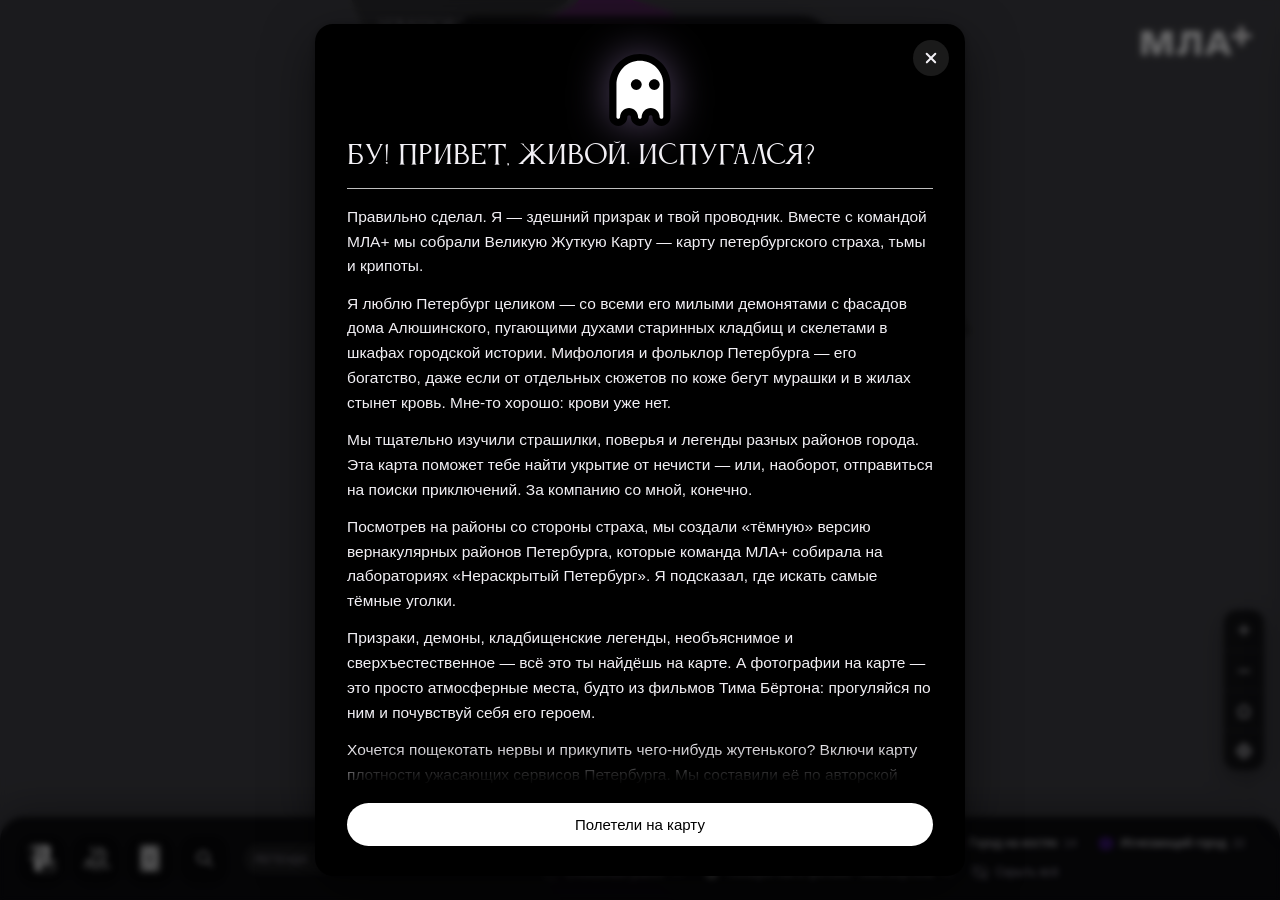
<file: index.html>
<!doctype html>
<html lang="ru">
<head>
  <meta charset="utf-8">
  <meta name="viewport" content="width=device-width, initial-scale=1, viewport-fit=cover">
  <title>Великая жуткая карта Петербурга — легенды, призраки и страшилки районов | МЛА+</title>
  <meta name="description" content="Великая жуткая карта Петербурга от МЛА+: страшилки, легенды и мистика районов города, призраки, проклятия, исчезнувшие места, жуткие локации как из фильмов Тима Бёртона и карта плотности ужасающих сервисов.">
  <meta name="keywords" content="великая жуткая карта петербурга, жуткая карта петербурга, страшилки петербурга, мистический петербург, легенды петербурга, призраки петербурга, хэллоуин петербург, МЛА+">
  <link rel="canonical" href="https://spbmlaplus.github.io/Spooky_spb_map/">
  <meta name="robots" content="index, follow">
  <meta name="google-site-verification" content="JSgWJN_XV0_HEfeEz_Pb0EsCVgYnz1GJ3Jj1DVsJoew" />
  <meta property="og:type" content="website">
  <meta property="og:locale" content="ru_RU">
  <meta property="og:site_name" content="МЛА+">
  <meta property="og:title" content="Великая жуткая карта Петербурга">
  <meta property="og:description" content="Великая жуткая карта Петербурга от МЛА+: страшилки, легенды и мистика районов города, призраки, проклятия, исчезнувшие места, жуткие локации как из фильмов Тима Бёртона и карта плотности ужасающих сервисов.">
  <meta property="og:url" content="https://spbmlaplus.github.io/Spooky_spb_map/">
  <meta property="og:image" content="https://spbmlaplus.github.io/Spooky_spb_map/og-image.png">
  <meta name="twitter:card" content="summary_large_image">
  <link rel="icon" href="ghost.svg" type="image/svg+xml">
  <script type="application/ld+json">{"@context":"https://schema.org","@type":"WebSite","name":"Великая жуткая карта Петербурга","alternateName":["Жуткая карта Петербурга","Spooky SPb map"],"url":"https://spbmlaplus.github.io/Spooky_spb_map/","description":"Великая жуткая карта Петербурга от МЛА+: страшилки, легенды и мистика районов города, призраки, проклятия, исчезнувшие места, жуткие локации как из фильмов Тима Бёртона и карта плотности ужасающих сервисов.","inLanguage":"ru","publisher":{"@type":"Organization","name":"МЛА+","url":"https://mlaplus.ru/"}}</script>
  <link rel="stylesheet" href="leaflet.css">
  <link rel="stylesheet" href="maplibre-gl.css">
  <link rel="stylesheet" href="style.css?v=mobile-actions-7"><link rel="stylesheet" href="refinements.css?v=district-form-8">
</head>
<body>
  <noscript><h1>Великая жуткая карта Петербурга</h1><p>Великая жуткая карта Петербурга от МЛА+: страшилки, легенды и мистика районов города, призраки, проклятия, исчезнувшие места, жуткие локации как из фильмов Тима Бёртона и карта плотности ужасающих сервисов.</p><p><a href="legends.html">Все легенды районов Петербурга</a></p></noscript>
  <h1 class="sr">Великая жуткая карта Петербурга — страшилки, легенды и призраки районов</h1>
  <a class="sr" href="legends.html">Все легенды и страшилки районов Петербурга текстом</a>
  <div id="map" aria-label="Карта"></div>

  <a class="logo" id="logo" href="https://mlaplus.ru/" target="_blank" rel="noopener" aria-label="МЛА+">
    <img src="logo-mla.svg" alt="МЛА+">
  </a>

  <!-- нижняя панель -->
  <div class="hud" id="hud">
    <nav class="tools" id="tools" aria-label="Инструменты">
      <button class="tool" id="btn-legend" type="button" aria-label="Что на карте">
        <img class="tool-icon" src="Легенда.svg" alt="">
        <span class="tip">Что на карте</span>
      </button>
      <button class="tool" id="btn-heat" type="button" aria-pressed="false" aria-label="Плотность">
        <img class="tool-icon" src="Плотность сервисов.svg" alt="">
        <span class="tip">Плотность ужасающих сервисов</span>
      </button>
      <button class="tool" id="btn-random" type="button" aria-label="Случайный район">
        <img class="tool-icon" src="Испытай удачу.svg" alt="">
        <span class="tip">Испытать судьбу</span>
      </button>
      <button class="tool" id="btn-search" type="button" aria-label="Найти район">
        <svg viewBox="0 0 24 24" aria-hidden="true"><circle cx="10.5" cy="10.5" r="6.5"/><path d="M15.5 15.5L21 21"/></svg>
        <span class="tip">Найти район</span>
      </button>
      <div class="search" id="search" hidden>
        <input id="search-input" type="search" placeholder="Название района или легенды…" autocomplete="off">
        <ul id="search-list"></ul>
      </div>
    </nav>

    <div class="center" id="center">
      <section class="strip" id="strip" aria-label="Легенда">
        <button class="back-btn" id="heat-back" type="button" hidden>
          <svg viewBox="0 0 24 24" aria-hidden="true"><path d="M15 6l-6 6 6 6"/></svg><span>К жутким историям районов</span>
        </button>
        <button class="strip-toggle" id="strip-toggle" type="button" aria-expanded="true">
          <span id="strip-title"></span>
          <svg viewBox="0 0 24 24" aria-hidden="true"><path d="M6 9l6 6 6-6"/></svg>
        </button>
        <div class="chips" id="chips"></div>
        <div class="heatbar" id="heatbar" hidden></div>
      </section>
      <div class="solo-hint" id="solo-hint" hidden></div>
      <div class="fear" id="fear">
        <div class="fear-track" id="fear-track">
          <div class="fear-fill" id="fear-fill"></div>
          <span class="fear-dot" style="left:0%"></span>
          <span class="fear-dot" style="left:50%"></span>
          <span class="fear-dot" style="left:100%"></span>
          <div class="ghost" id="ghost" role="slider" tabindex="0" aria-label="Уровень страха" aria-valuemin="0" aria-valuemax="2">
            <img src="ghost.svg" alt="" draggable="false">
          </div>
        </div>
        <div class="fear-ticks" aria-hidden="true"><span>спокойно</span><span>опасненько</span><span>жутко</span></div>
        <div class="bubble" id="bubble" role="status" aria-live="polite" hidden></div>
      </div>
    </div>
    <div class="hud-spacer"></div>
  </div>

  <!-- управление картой -->
  <div class="mapctl" id="mapctl">
    <button type="button" id="z-in" aria-label="Приблизить" title="Приблизить"><svg viewBox="0 0 24 24"><path d="M12 5v14M5 12h14"/></svg></button>
    <button type="button" id="z-out" aria-label="Отдалить" title="Отдалить"><svg viewBox="0 0 24 24"><path d="M5 12h14"/></svg></button>
    <button type="button" id="z-home" aria-label="Весь город" title="Весь город"><svg viewBox="0 0 24 24"><path d="M4 11l8-7 8 7M6 9.5V20h12V9.5"/></svg></button>
    <button type="button" id="z-loc" aria-label="Что жуткого рядом со мной" title="Что жуткого рядом со мной"><svg viewBox="0 0 24 24"><circle cx="12" cy="12" r="3.5"/><path d="M12 2v3M12 19v3M2 12h3M19 12h3"/><circle cx="12" cy="12" r="8"/></svg></button>
  </div>

  <!-- панель района (справа) -->
  <aside class="panel" id="panel" aria-hidden="true">
    <div class="grab" id="grab"></div>
    <div class="panel-inner" id="panel-inner">
      <header class="panel-top">
        <button class="pbtn" id="p-prev" type="button" aria-label="Предыдущий район" title="Предыдущий район (←)"><svg viewBox="0 0 24 24"><path d="M15 6l-6 6 6 6"/></svg></button>
        <button class="pbtn" id="p-next" type="button" aria-label="Следующий район" title="Следующий район (→)"><svg viewBox="0 0 24 24"><path d="M9 6l6 6-6 6"/></svg></button>
        <span class="ptools">
          <button class="pbtn" id="p-share" type="button" aria-label="Поделиться" title="Скопировать ссылку на район"><svg viewBox="0 0 24 24"><path d="M10 14a4 4 0 0 0 5.7 0l3-3a4 4 0 0 0-5.7-5.7l-1 1"/><path d="M14 10a4 4 0 0 0-5.7 0l-3 3a4 4 0 0 0 5.7 5.7l1-1"/></svg></button>
          <button class="x" data-close="panel" aria-label="Закрыть"></button>
        </span>
      </header>
      <div class="p-meta">
        <span class="chip" id="p-type"><i></i><b></b></span>
        <span class="fearchip" id="p-fear"></span>
      </div>
      <div class="swap" id="p-swap">
        <h2 class="p-title" id="p-title"></h2>
        <div class="p-sub" id="p-sub"></div>
        <hr>
        <div class="p-desc" id="p-desc"></div>
        <section class="p-objects" id="p-objects">
          <hr>
          <h3 id="p-objects-title"></h3>
          <ul id="p-list"></ul>
        </section>
        <section class="near" id="p-near">
          <hr>
          <h3>Рядом тоже жутко</h3>
          <div class="near-list" id="near-list"></div>
        </section>
        <section class="crowd" id="crowd">
          <hr>
          <h3 id="crowd-title"></h3>
          <ul class="stories" id="stories"></ul>
          <button class="crowd-cta" id="crowd-open" type="button" aria-expanded="false" aria-controls="crowd-embed"></button>
          <div class="crowd-embed" id="crowd-embed" hidden>
            <p class="story-note">Расскажи историю этого района. Можно анонимно — не указывай контакты и чужие персональные данные.</p>
            <label class="story-consent"><input type="checkbox" id="story-consent"> <span>Я согласен(на) на обработку сведений, которые добровольно укажу в истории, командой МЛА+ для рассмотрения истории. Понимаю, что ответ передаётся через Google Формы.</span></label>
            <button class="cta small" id="story-consent-go" type="button" disabled>Перейти к вопросу</button>
            <div id="story-frame-wrap" hidden><p class="story-note">Форма для района: <strong id="story-district-name"></strong></p><iframe id="story-frame" title="Рассказать историю района" width="100%" height="580" referrerpolicy="strict-origin-when-cross-origin"></iframe></div>
            <button class="textlink" id="story-close" type="button">Свернуть форму</button>
          </div>
          <p class="crowd-msg" id="crowd-msg" role="status" aria-live="polite" hidden></p>
        </section>
      </div>
    </div>
  </aside>

  <!-- окна -->
  <div class="scrim" id="scrim" hidden></div>
  <section class="modal intro" id="intro" role="dialog" aria-modal="true" aria-labelledby="intro-title" hidden>
    <button class="x" data-close="intro" aria-label="Закрыть"></button>
    <img id="intro-ghost" class="intro-ghost" src="ghost.svg" alt="Твой проводник — призрак">
    <h1 id="intro-title"></h1>
    <hr>
    <div class="intro-text" id="intro-text"></div>
    <h3 class="howto-title">Что есть на карте</h3>
    <ul class="howto" id="howto"></ul>
    <button class="cta" id="intro-go" type="button"></button>
  </section>
  <section class="modal stats" id="legend" role="dialog" aria-modal="true" aria-labelledby="legend-title" hidden>
    <button class="x" data-close="legend" aria-label="Закрыть"></button>
    <h2 id="legend-title"></h2>
    <hr>
    <div class="legend-list" id="legend-list"></div>
    <div id="stats"></div>
  </section>
  <script src="leaflet.js"></script>
  <script src="maplibre-gl.js"></script>
  <script src="leaflet-maplibre-gl.js"></script>
  <script src="basemap.js"></script>
  <script src="settings.js?v=club-hope-3"></script>
  <script src="bubbles.js?v=club-hope-1"></script>
  <script src="location.js?v=kugusheva-1"></script>
  <script src="heatmap.js"></script>
  <script src="servises.js"></script>
  <script src="app.js?v=mobile-actions-2"></script>
</body>
</html>
</file>
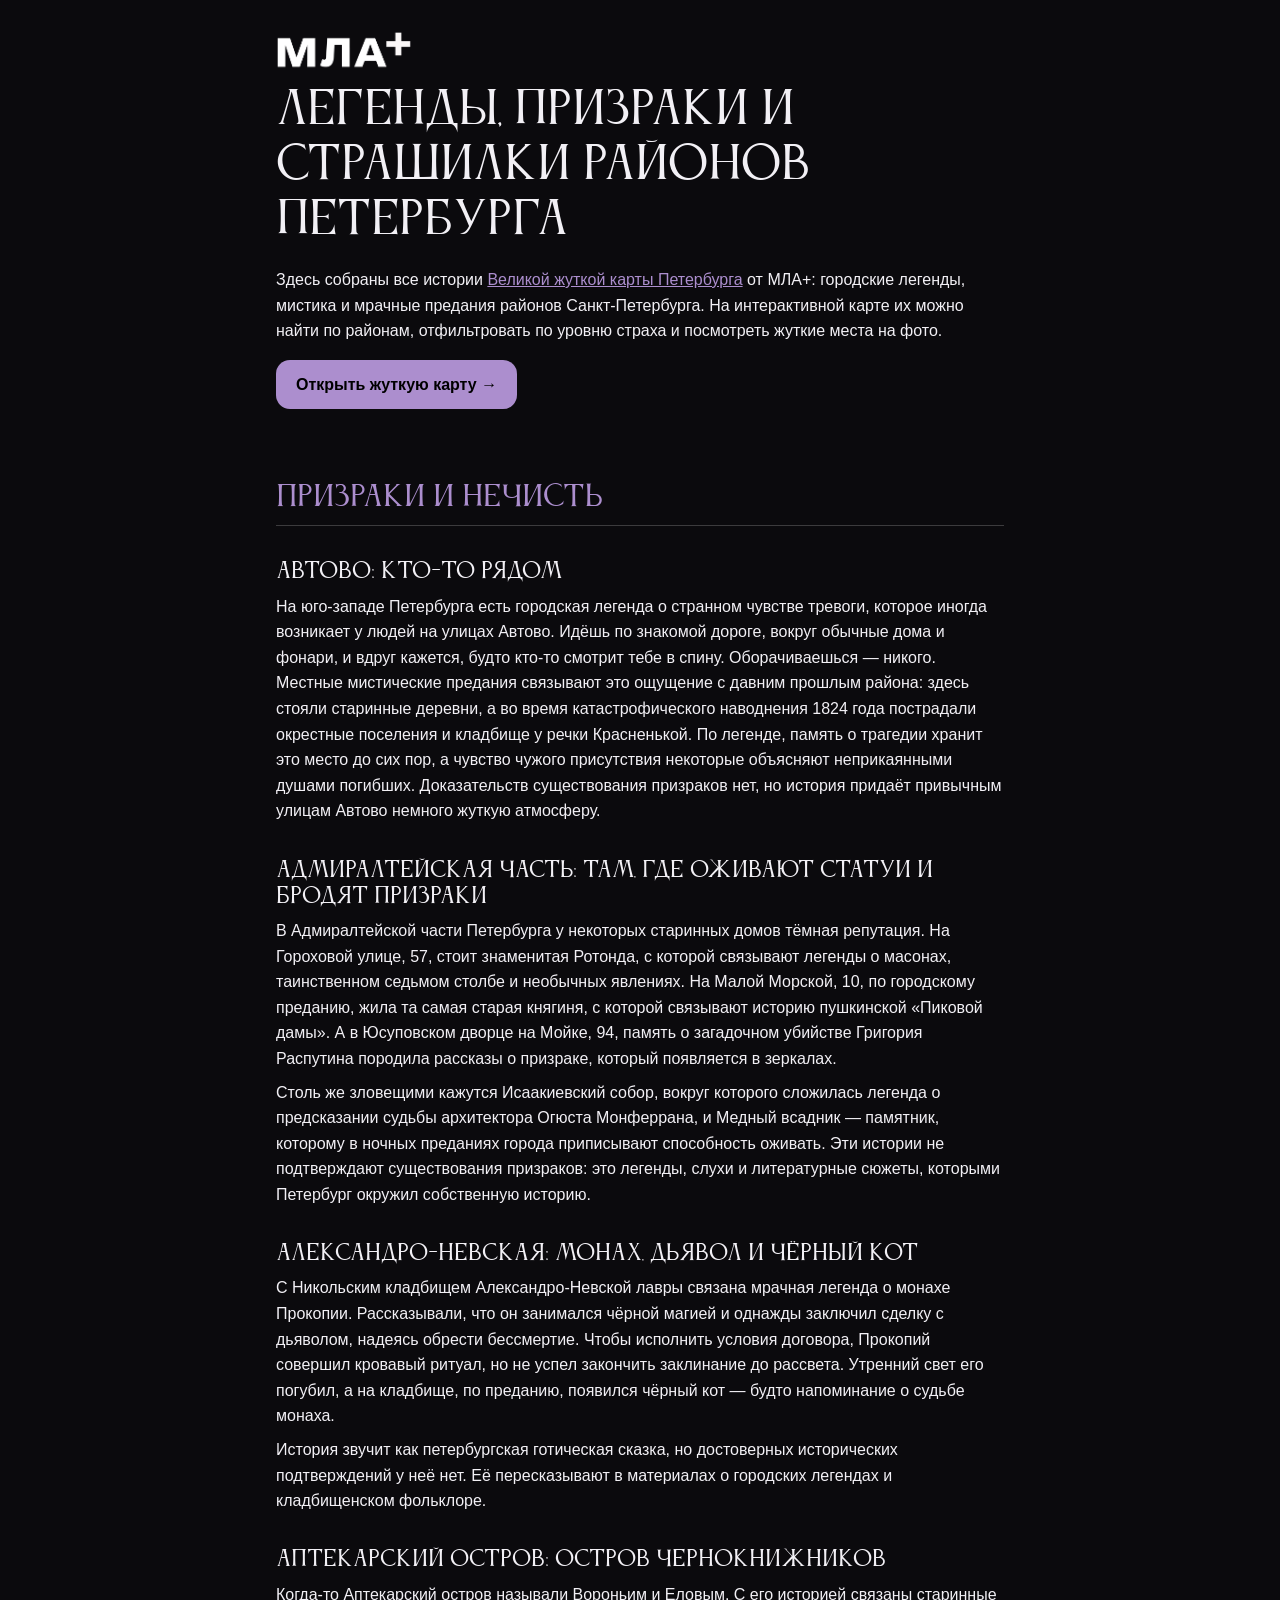
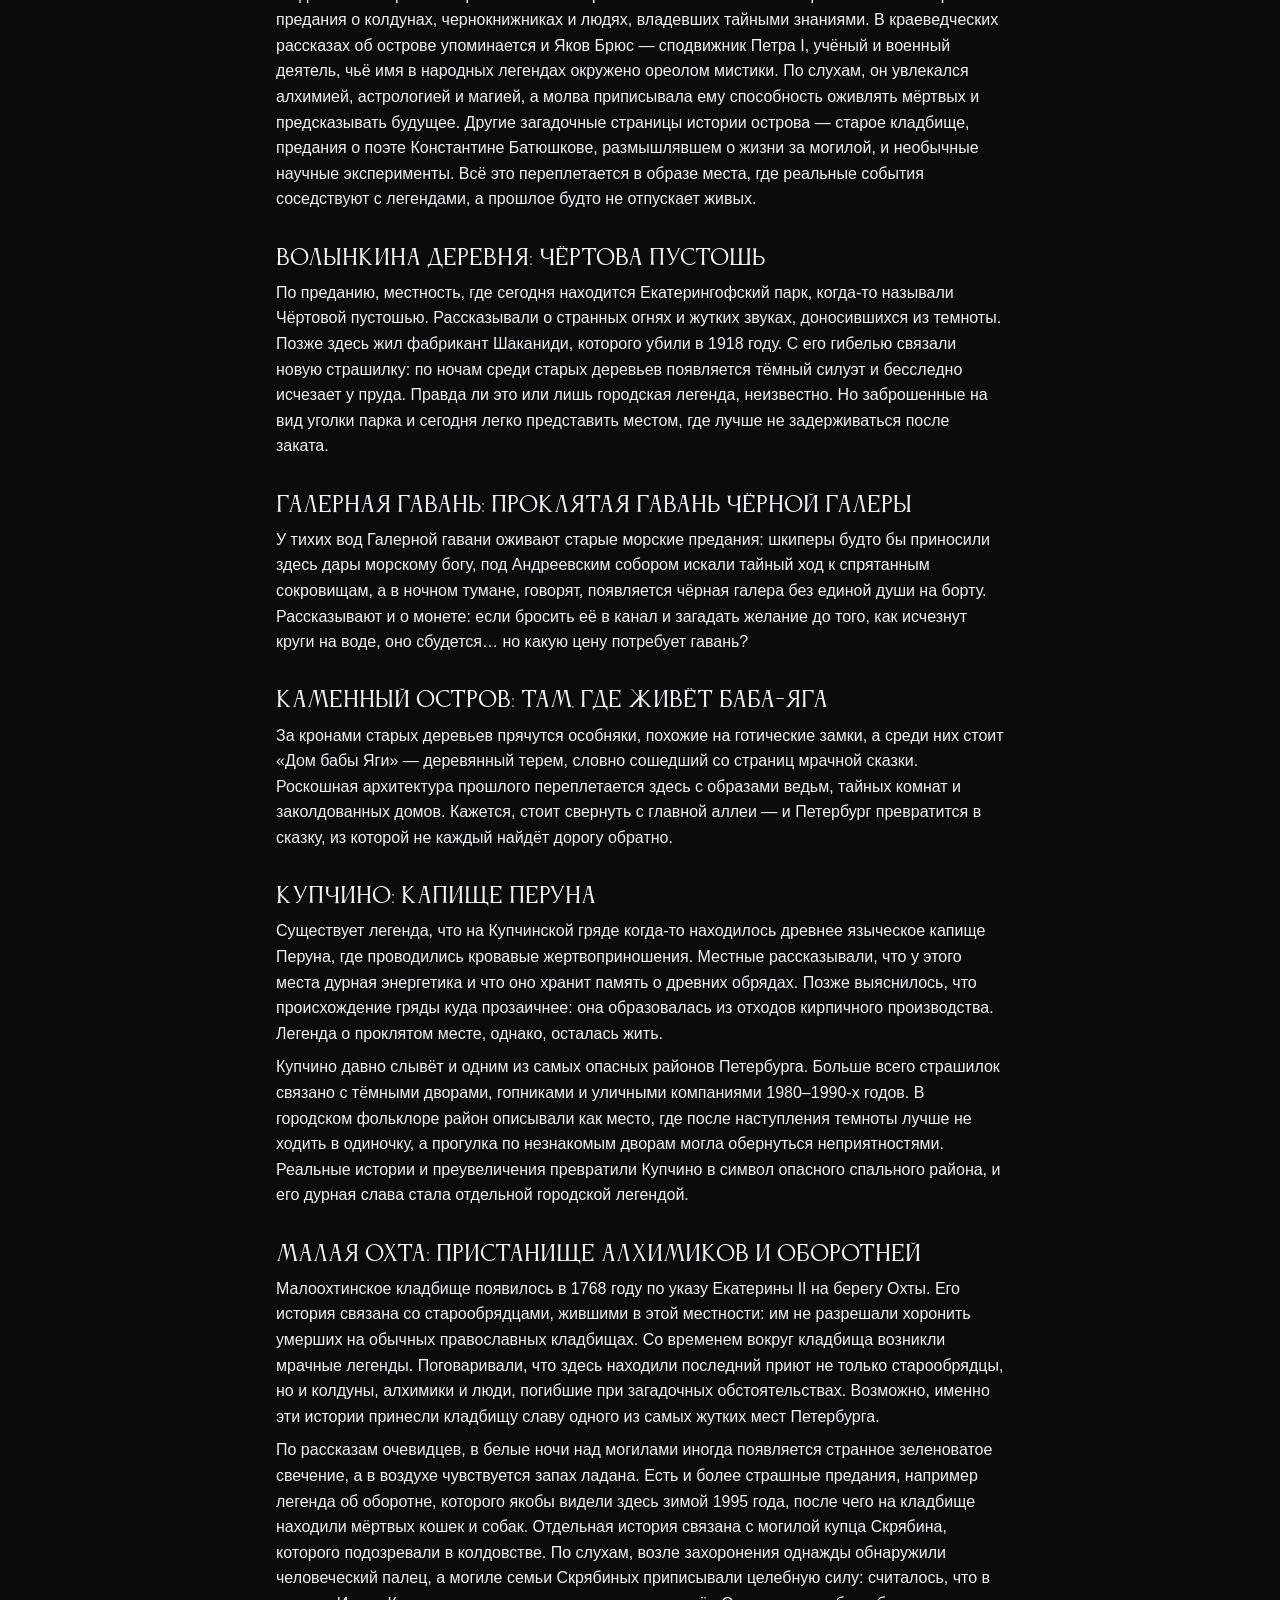
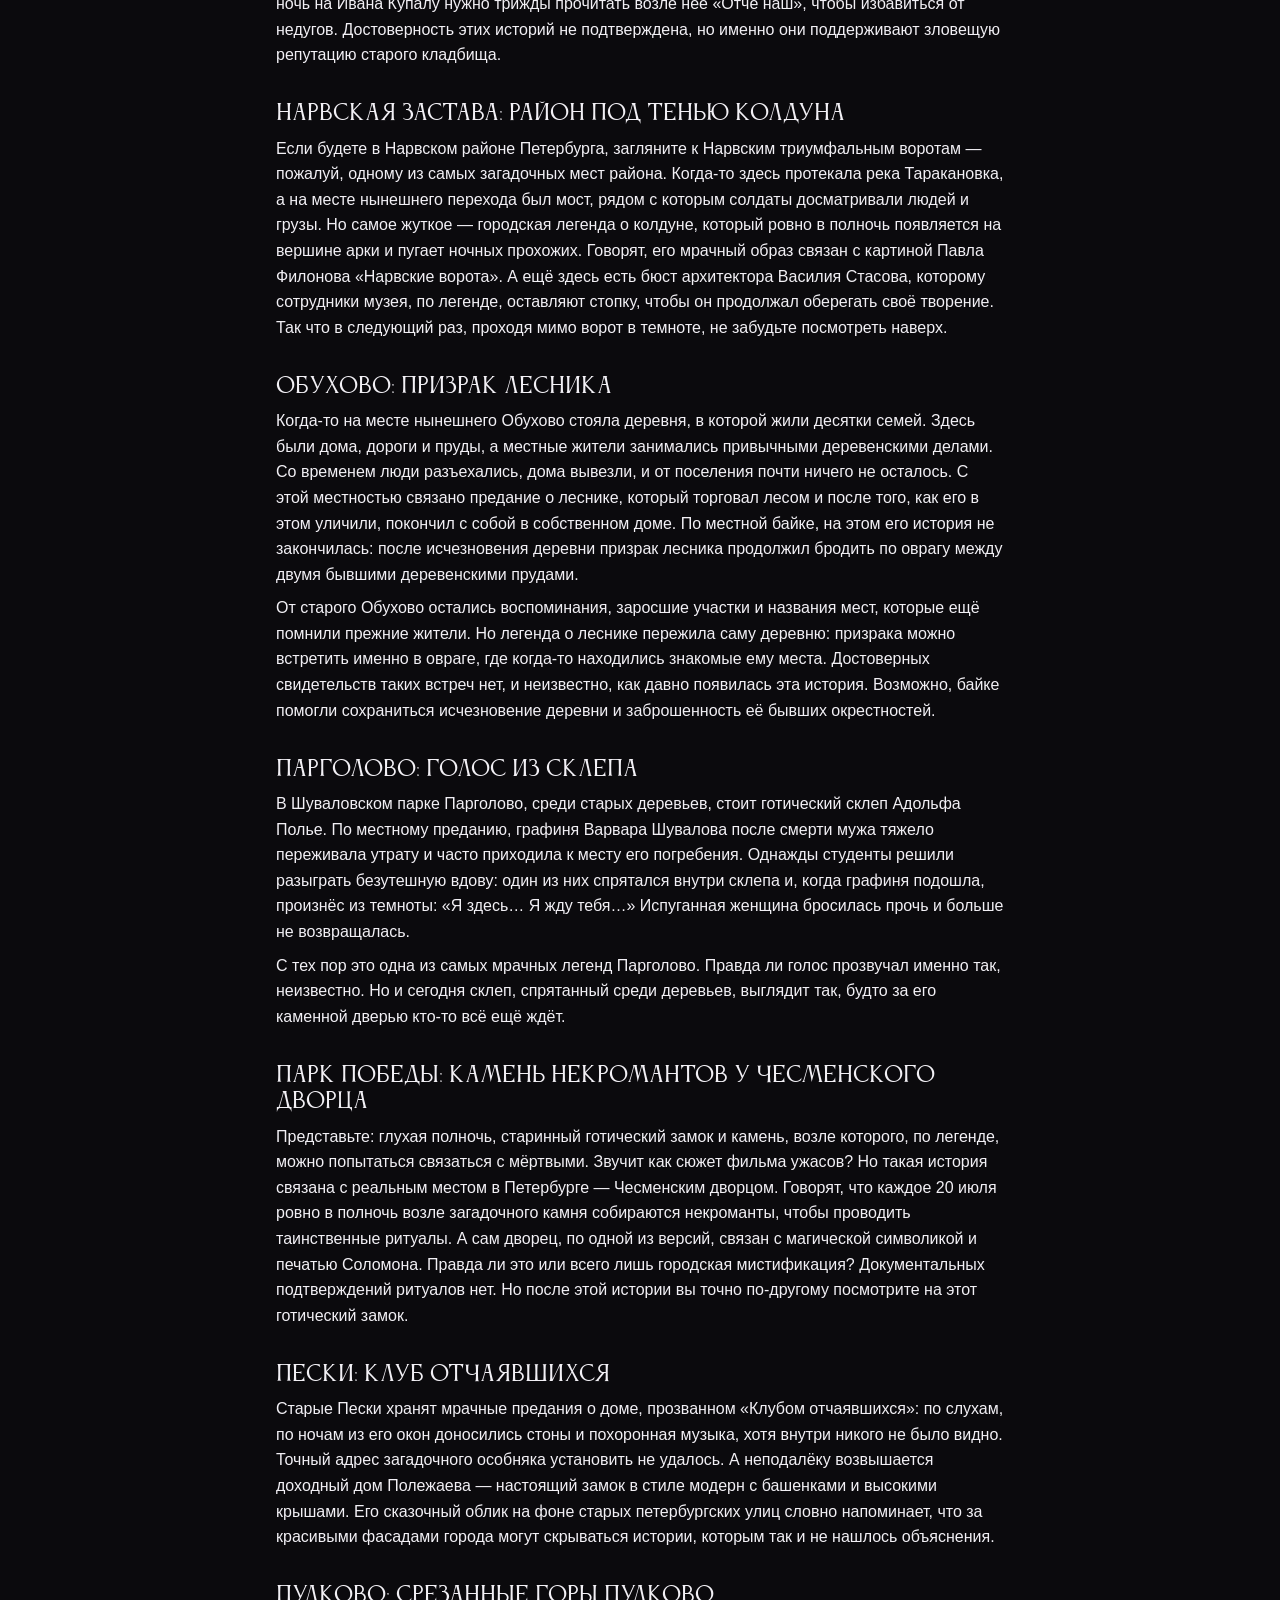
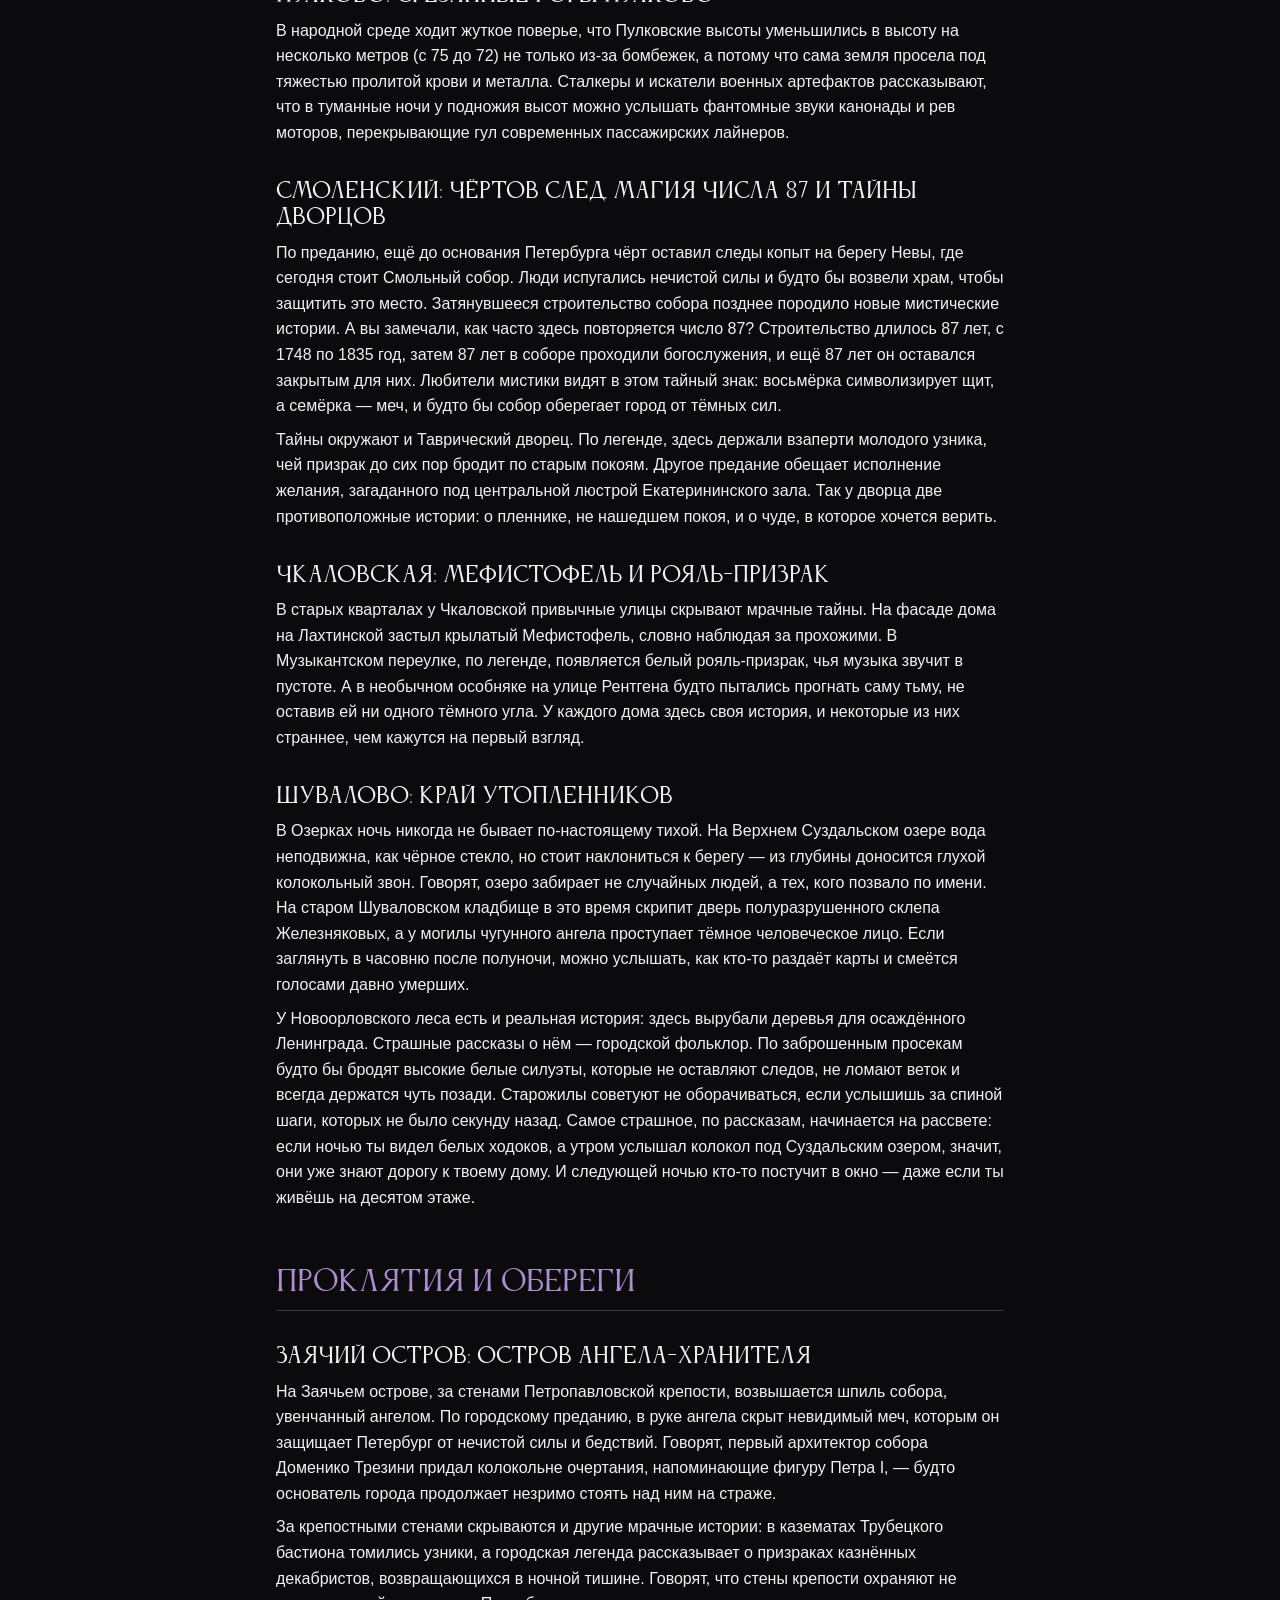
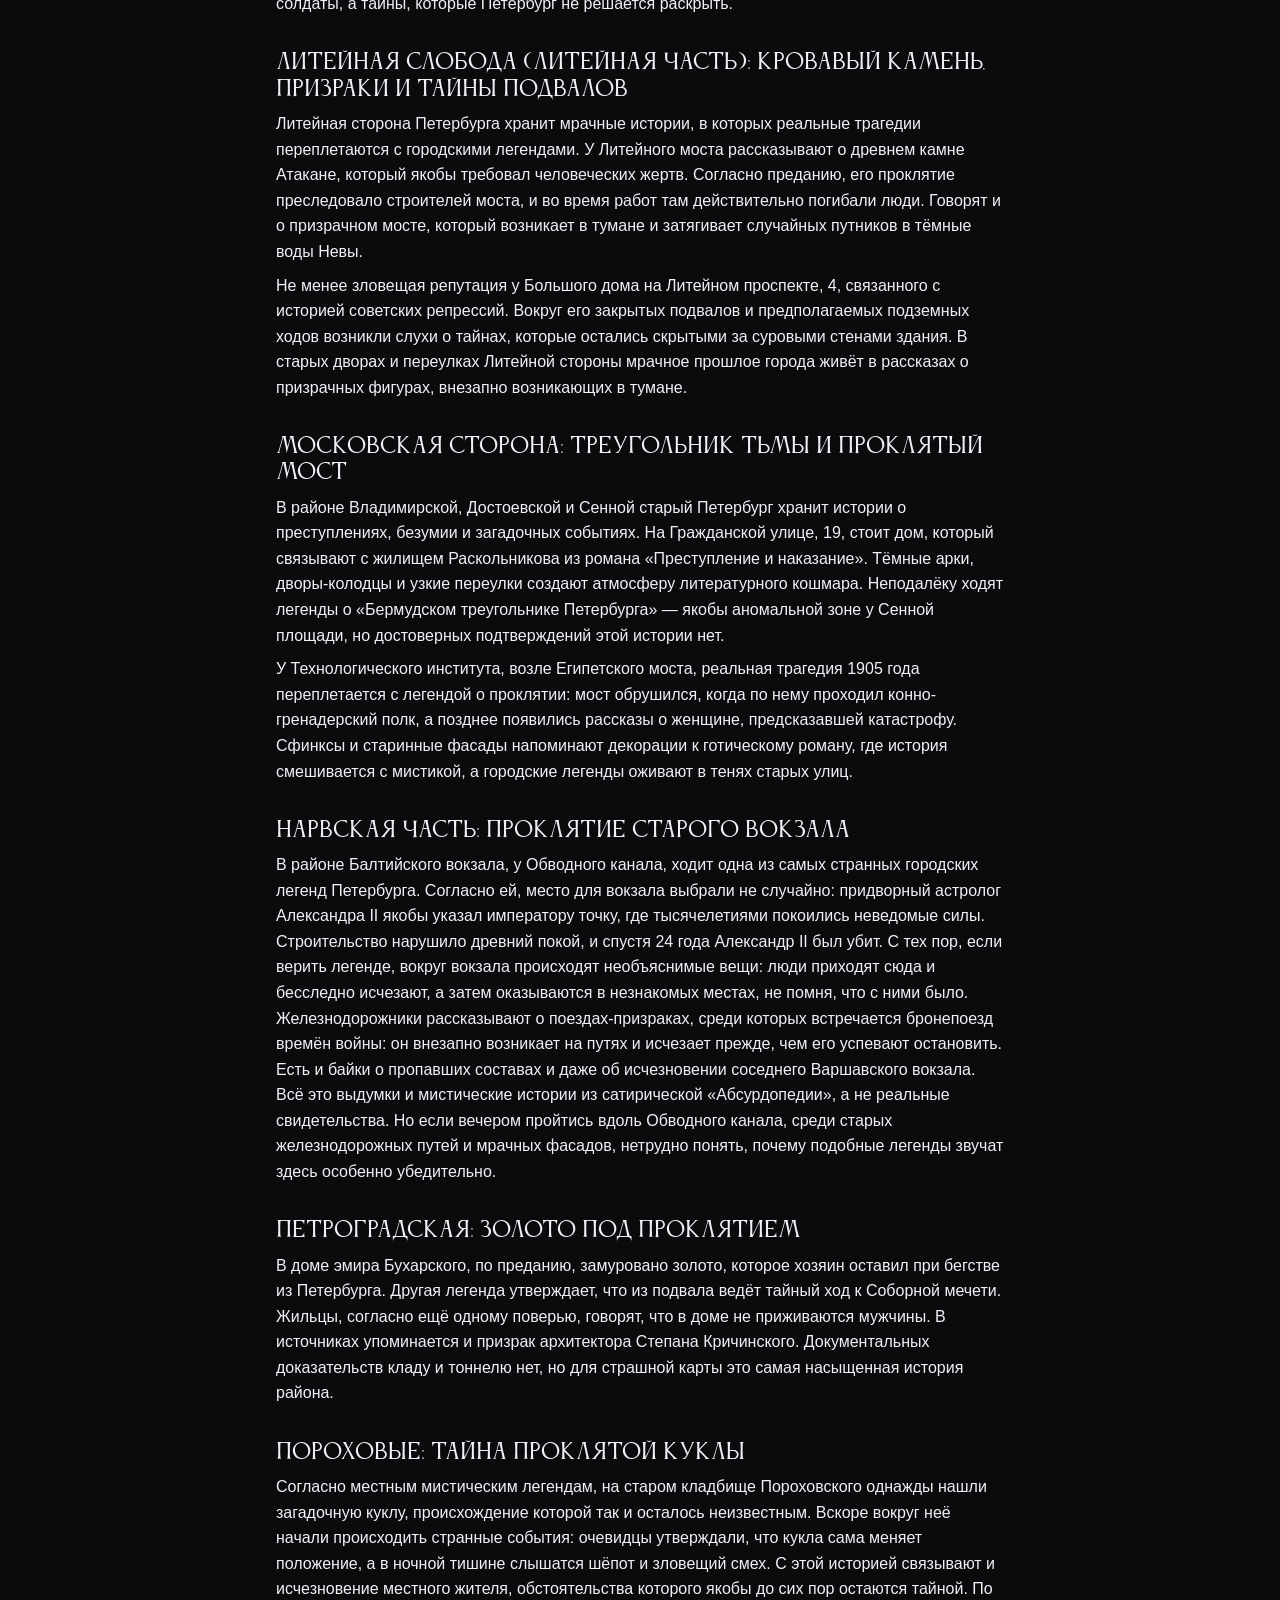
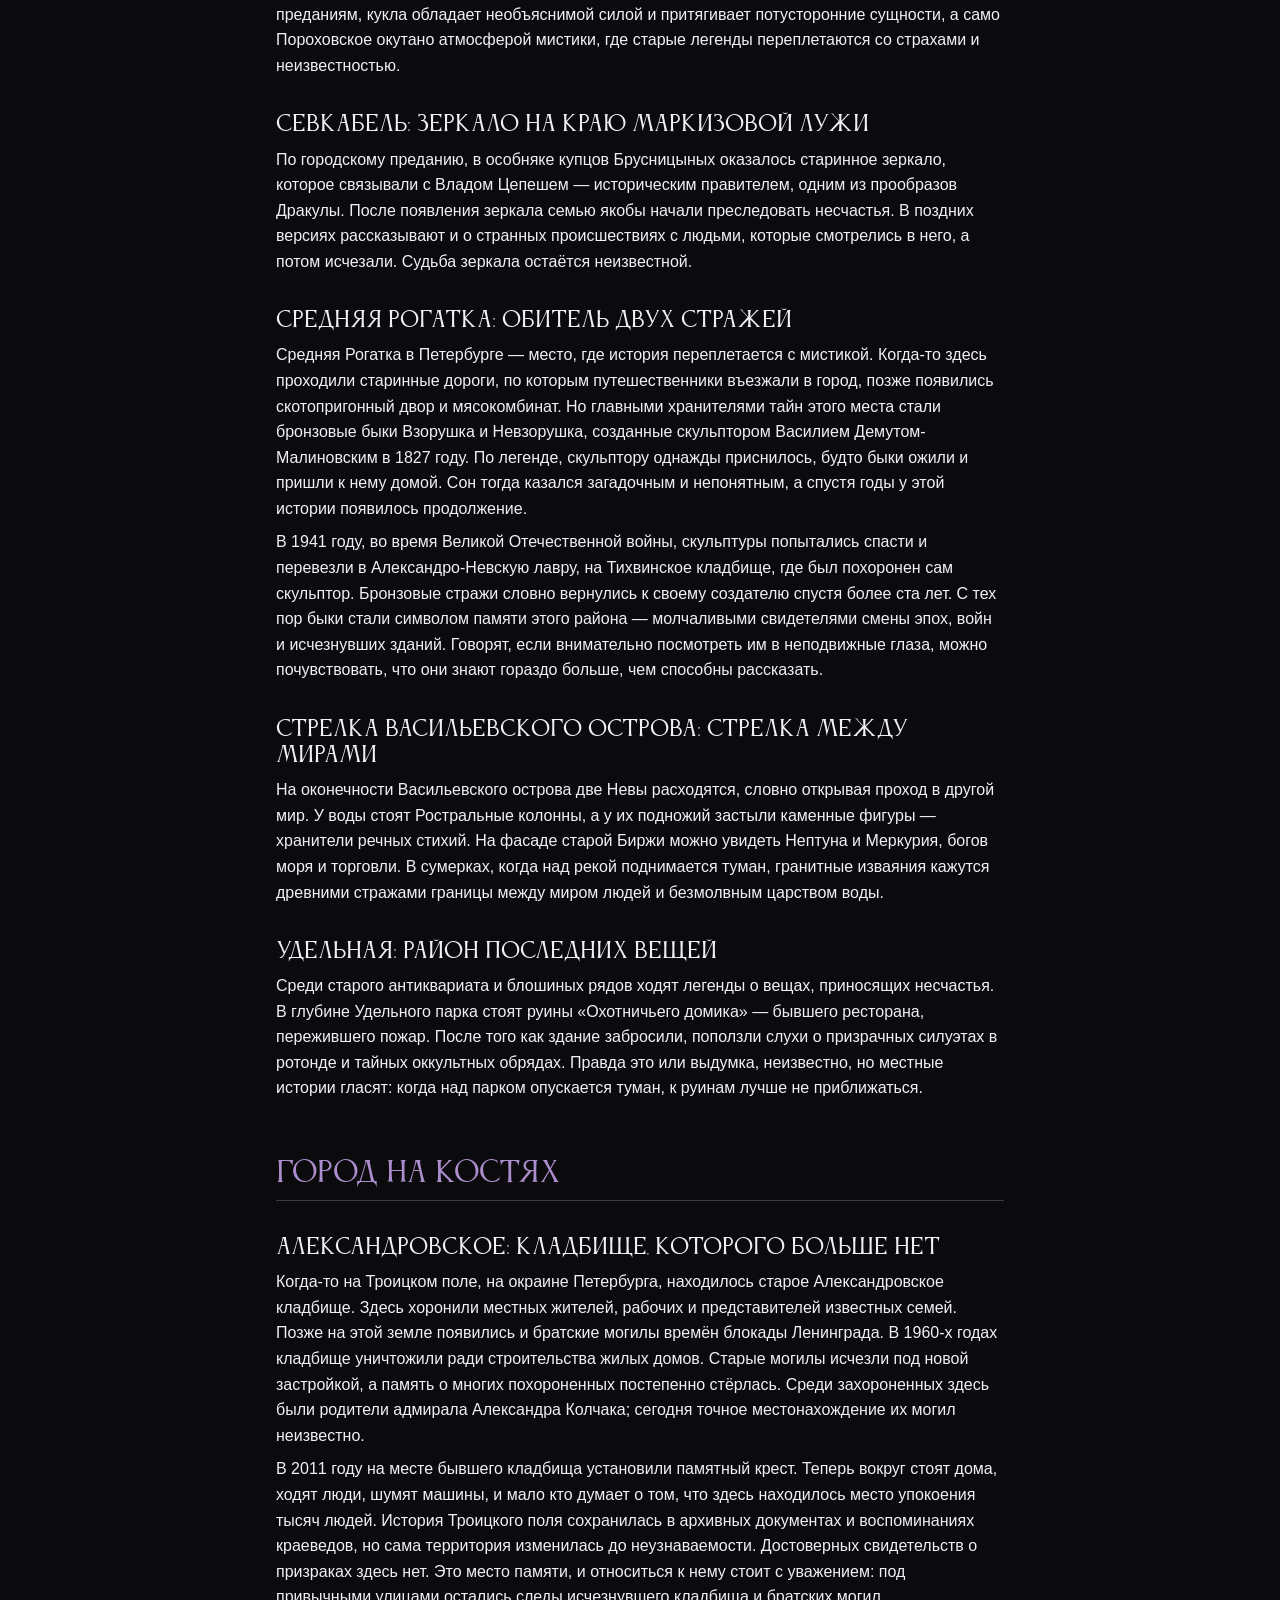
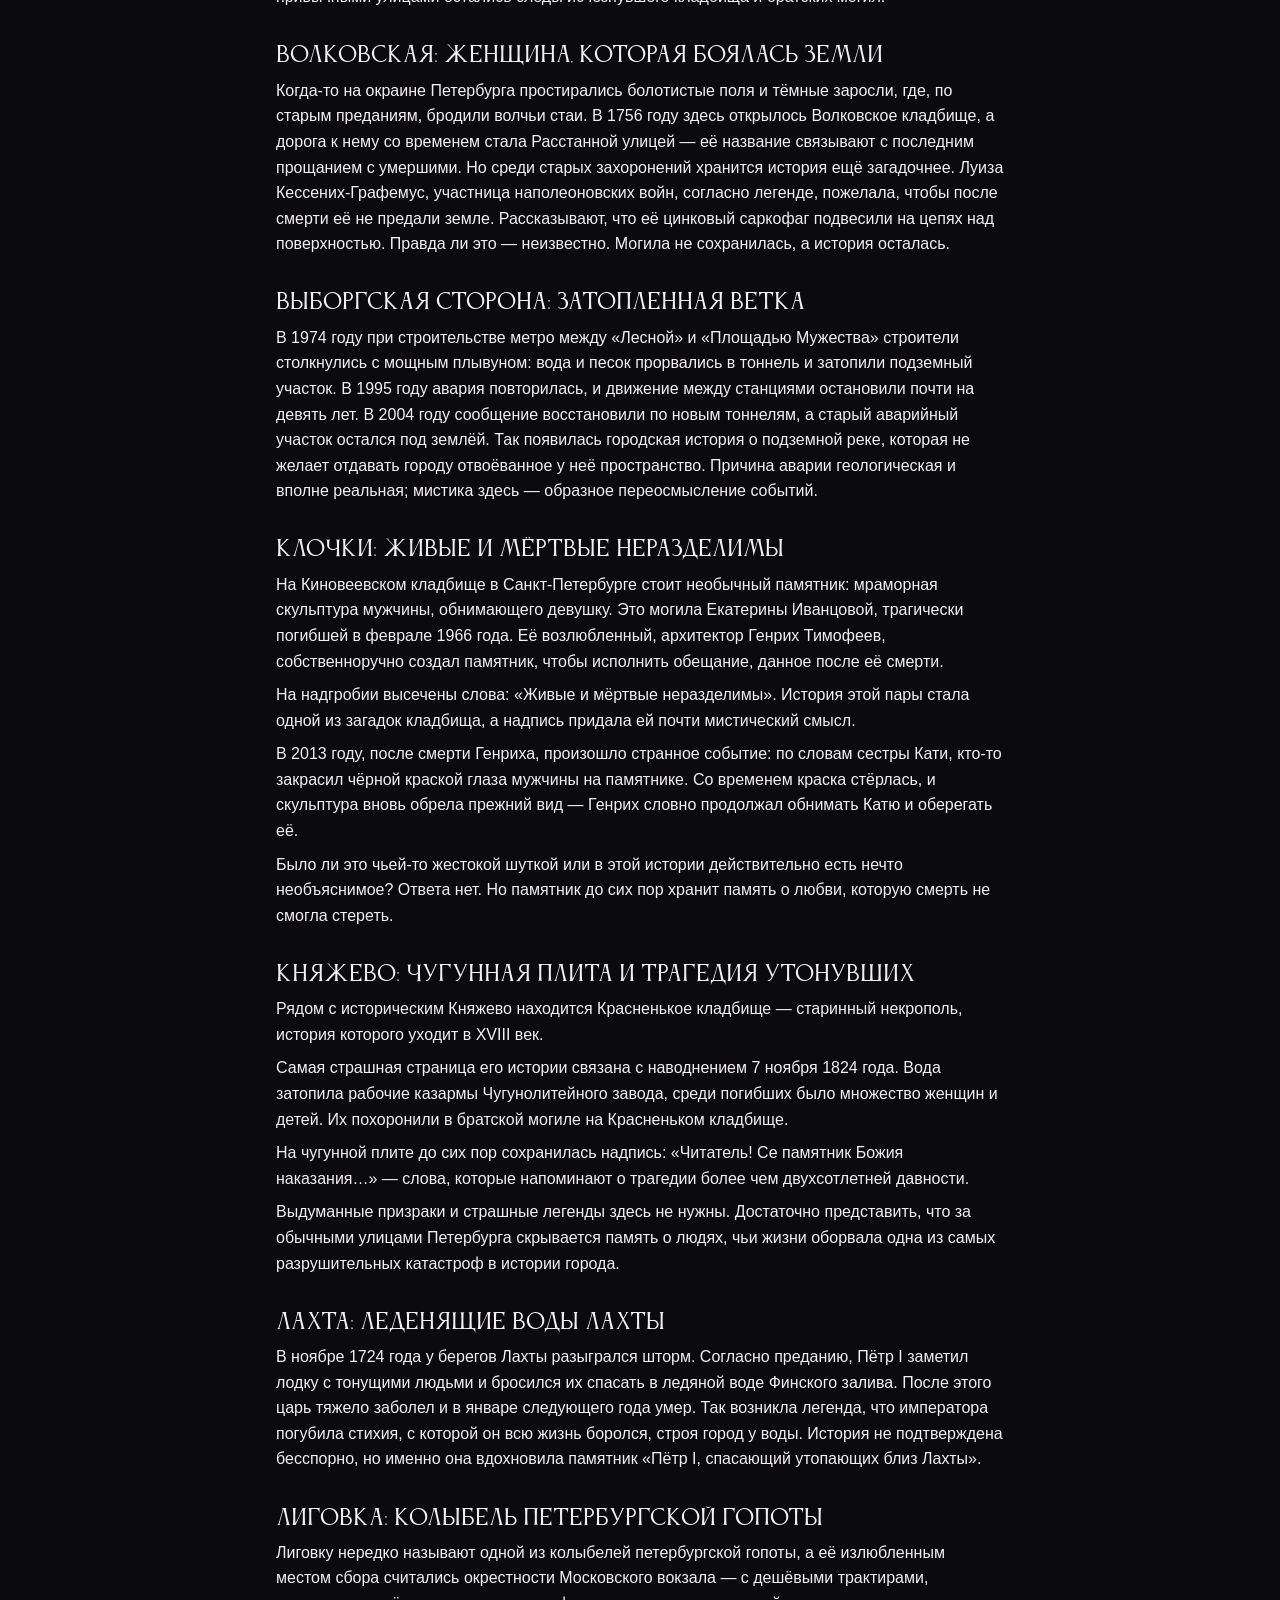
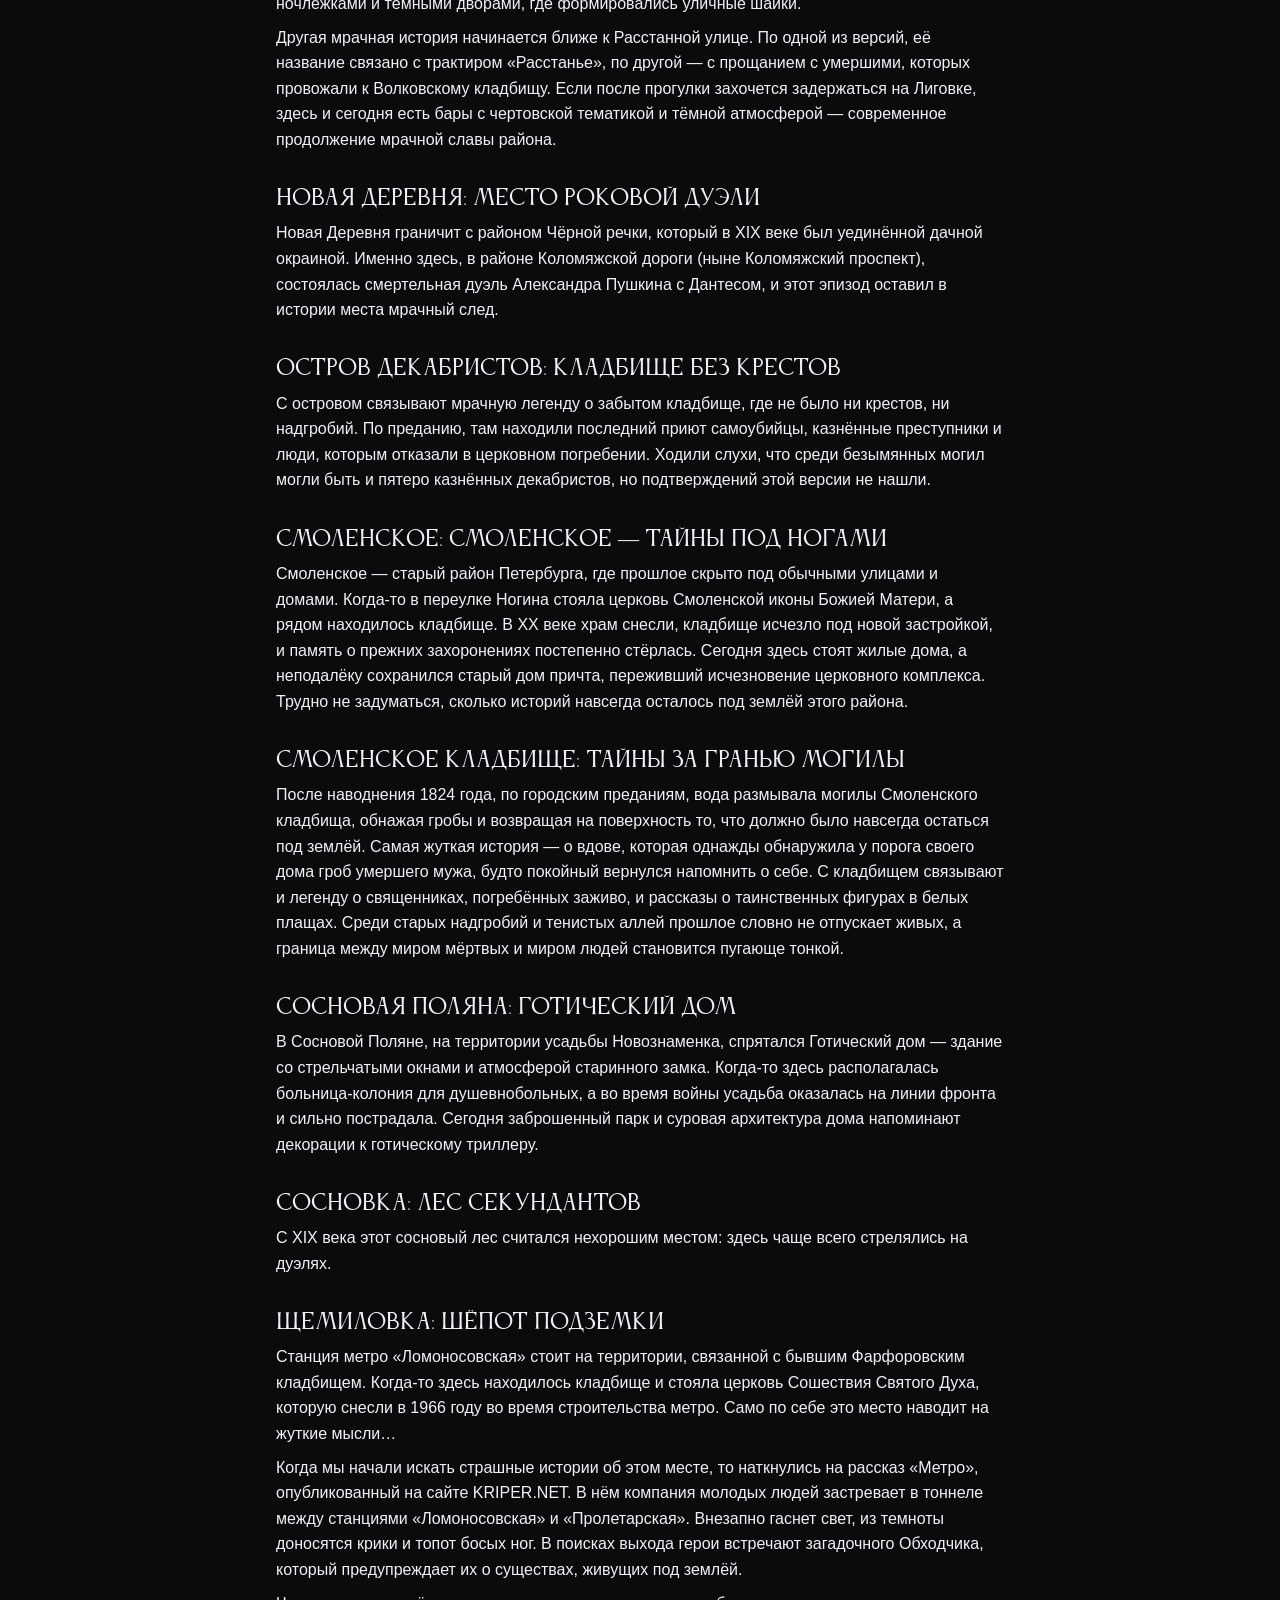
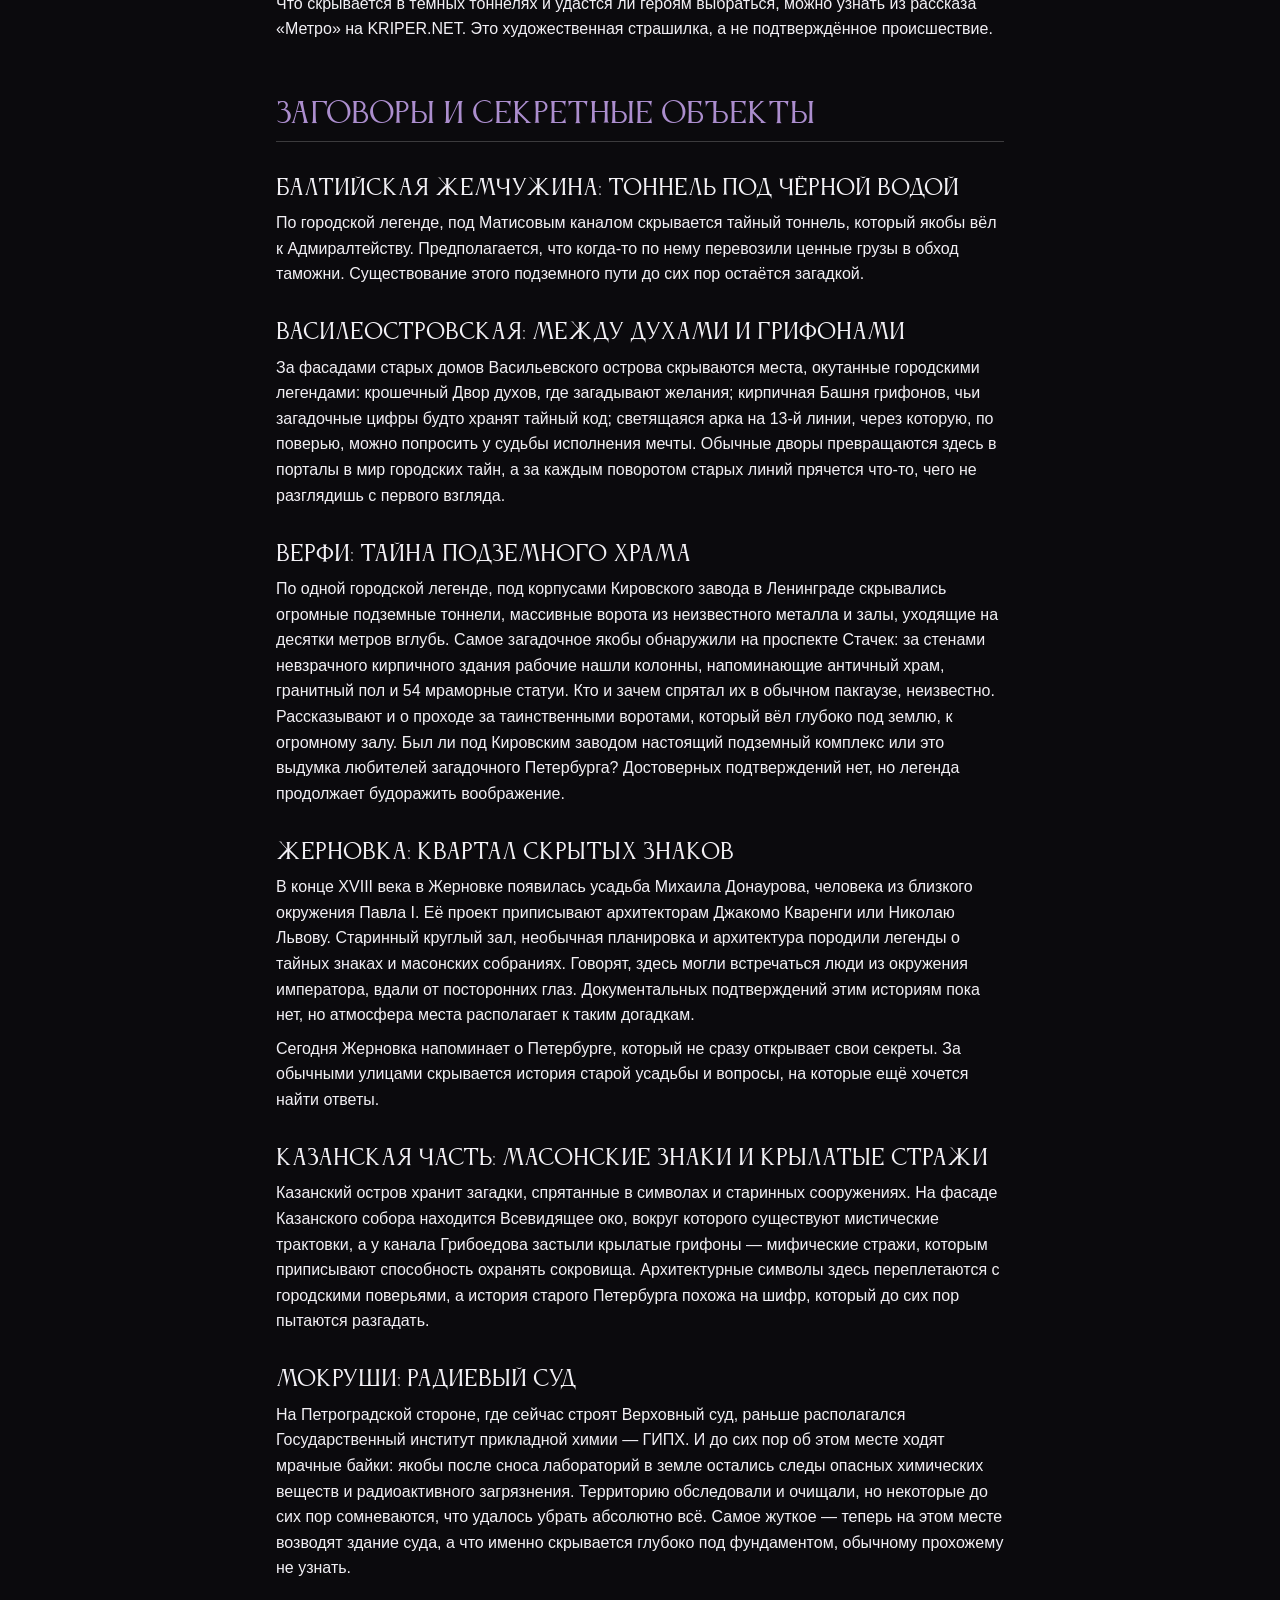
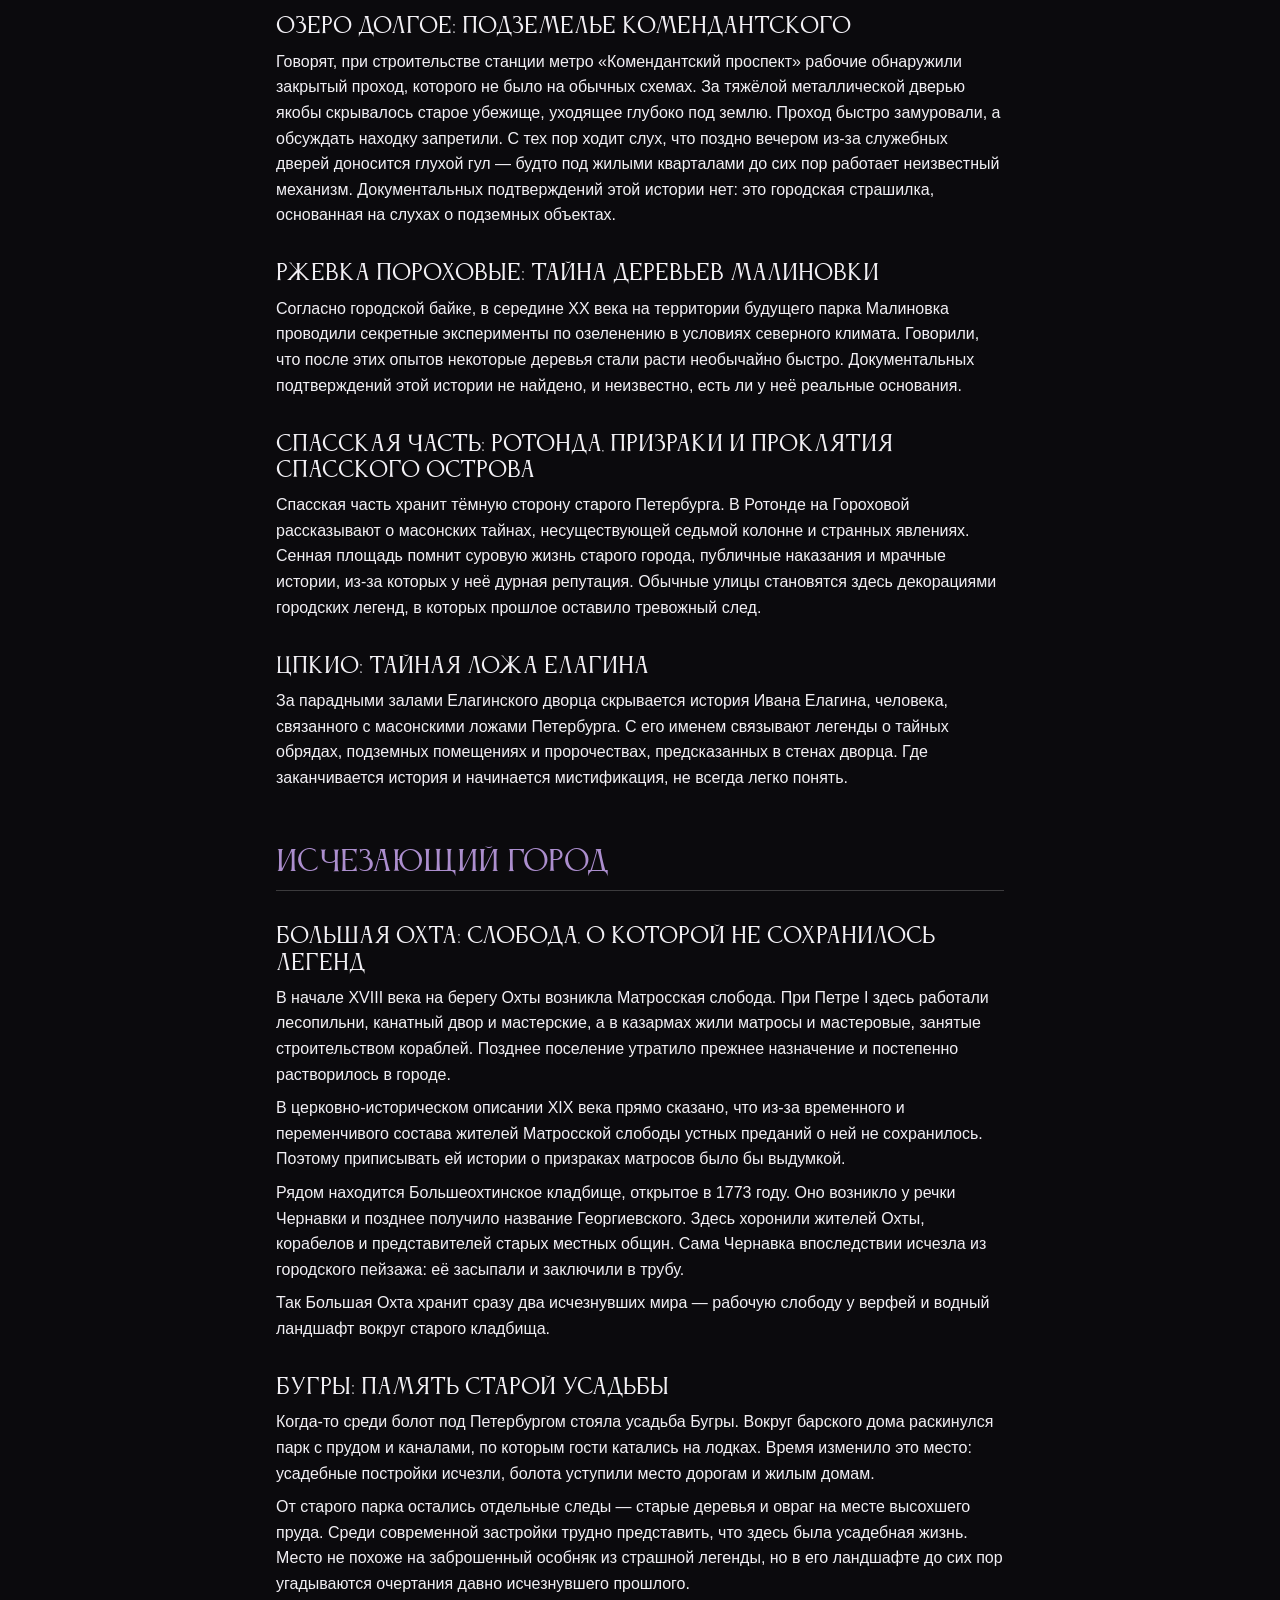
<file: legends.html>
<!doctype html>
<html lang="ru">
<head>
<meta charset="utf-8">
<meta name="viewport" content="width=device-width, initial-scale=1">
<title>Легенды, призраки и страшилки районов Петербурга — Великая жуткая карта | МЛА+</title>
<meta name="description" content="Все легенды Великой жуткой карты Петербурга: призраки, проклятия, исчезнувшие места и мистические истории районов Санкт-Петербурга, а также жуткие локации как из фильмов Тима Бёртона.">
<link rel="canonical" href="https://spbmlaplus.github.io/Spooky_spb_map/legends.html">
<meta name="robots" content="index, follow">
<meta property="og:type" content="article">
<meta property="og:locale" content="ru_RU">
<meta property="og:site_name" content="МЛА+">
<meta property="og:title" content="Легенды и страшилки районов Петербурга">
<meta property="og:description" content="Все легенды Великой жуткой карты Петербурга: призраки, проклятия, исчезнувшие места и мистические истории районов Санкт-Петербурга, а также жуткие локации как из фильмов Тима Бёртона.">
<meta property="og:url" content="https://spbmlaplus.github.io/Spooky_spb_map/legends.html">
<meta property="og:image" content="https://spbmlaplus.github.io/Spooky_spb_map/og-image.png">
<meta name="twitter:card" content="summary_large_image">
<link rel="icon" href="ghost.svg" type="image/svg+xml">
<script type="application/ld+json">{"@context": "https://schema.org", "@type": "CollectionPage", "name": "Легенды и страшилки районов Петербурга", "url": "https://spbmlaplus.github.io/Spooky_spb_map/legends.html", "description": "Все легенды Великой жуткой карты Петербурга: призраки, проклятия, исчезнувшие места и мистические истории районов Санкт-Петербурга, а также жуткие локации как из фильмов Тима Бёртона.", "inLanguage": "ru", "isPartOf": {"@type": "WebSite", "name": "Великая жуткая карта Петербурга", "url": "https://spbmlaplus.github.io/Spooky_spb_map/"}, "publisher": {"@type": "Organization", "name": "МЛА+", "url": "https://mlaplus.ru/"}}</script>
<style>
@font-face{font-family:"Anticva";src:url("Anticva.ttf") format("truetype");font-display:swap}
:root{--accent:#AC8ECE;--ink:#F2F0F5;--muted:#9A94A3;--bg:#0b0a0d}
*{box-sizing:border-box}
body{margin:0;background:var(--bg);color:var(--ink);font:16px/1.6 Arial,"Helvetica Neue",Helvetica,sans-serif}
main{max-width:760px;margin:0 auto;padding:32px 16px 64px}
h1,h2,h3{font-family:"Anticva",Georgia,serif;font-weight:400;line-height:1.25}
h1{font-size:clamp(30px,6vw,44px);margin:.2em 0 .4em}
h2{font-size:28px;color:var(--accent);margin:2em 0 .6em;border-bottom:1px solid rgba(255,255,255,.2);padding-bottom:.3em}
h3{font-size:21px;margin:1.6em 0 .3em}
p{margin:.5em 0}
a{color:var(--accent)}
.cta{display:inline-block;margin:8px 0 16px;padding:12px 20px;border-radius:14px;background:var(--accent);color:#000;text-decoration:none;font-weight:700}
.logo img{height:36px;filter:invert(1)}
ul{padding-left:20px} li{margin:.7em 0} .addr{color:var(--muted)}
footer{margin-top:48px;color:var(--muted);font-size:14px}
</style>
</head>
<body>
<main>
<a class="logo" href="https://mlaplus.ru/"><img src="logo-mla.svg" alt="МЛА+"></a>
<h1>Легенды, призраки и страшилки районов Петербурга</h1>
<p>Здесь собраны все истории <a href="./">Великой жуткой карты Петербурга</a> от МЛА+: городские легенды, мистика и мрачные предания районов Санкт-Петербурга. На интерактивной карте их можно найти по районам, отфильтровать по уровню страха и посмотреть жуткие места на фото.</p>
<a class="cta" href="./">Открыть жуткую карту →</a>
<section><h2>Призраки и нечисть</h2><article><h3>Автово: Кто-то рядом</h3><p>На юго-западе Петербурга есть городская легенда о странном чувстве тревоги, которое иногда возникает у людей на улицах Автово. Идёшь по знакомой дороге, вокруг обычные дома и фонари, и вдруг кажется, будто кто-то смотрит тебе в спину. Оборачиваешься — никого. Местные мистические предания связывают это ощущение с давним прошлым района: здесь стояли старинные деревни, а во время катастрофического наводнения 1824 года пострадали окрестные поселения и кладбище у речки Красненькой. По легенде, память о трагедии хранит это место до сих пор, а чувство чужого присутствия некоторые объясняют неприкаянными душами погибших. Доказательств существования призраков нет, но история придаёт привычным улицам Автово немного жуткую атмосферу.</p></article><article><h3>Адмиралтейская часть: Там, где оживают статуи и бродят призраки</h3><p>В Адмиралтейской части Петербурга у некоторых старинных домов тёмная репутация. На Гороховой улице, 57, стоит знаменитая Ротонда, с которой связывают легенды о масонах, таинственном седьмом столбе и необычных явлениях. На Малой Морской, 10, по городскому преданию, жила та самая старая княгиня, с которой связывают историю пушкинской «Пиковой дамы». А в Юсуповском дворце на Мойке, 94, память о загадочном убийстве Григория Распутина породила рассказы о призраке, который появляется в зеркалах.</p><p>Столь же зловещими кажутся Исаакиевский собор, вокруг которого сложилась легенда о предсказании судьбы архитектора Огюста Монферрана, и Медный всадник — памятник, которому в ночных преданиях города приписывают способность оживать. Эти истории не подтверждают существования призраков: это легенды, слухи и литературные сюжеты, которыми Петербург окружил собственную историю.</p></article><article><h3>Александро-Невская: Монах, дьявол и чёрный кот</h3><p>С Никольским кладбищем Александро-Невской лавры связана мрачная легенда о монахе Прокопии. Рассказывали, что он занимался чёрной магией и однажды заключил сделку с дьяволом, надеясь обрести бессмертие. Чтобы исполнить условия договора, Прокопий совершил кровавый ритуал, но не успел закончить заклинание до рассвета. Утренний свет его погубил, а на кладбище, по преданию, появился чёрный кот — будто напоминание о судьбе монаха.</p><p>История звучит как петербургская готическая сказка, но достоверных исторических подтверждений у неё нет. Её пересказывают в материалах о городских легендах и кладбищенском фольклоре.</p></article><article><h3>Аптекарский остров: Остров Чернокнижников</h3><p>Когда-то Аптекарский остров называли Вороньим и Еловым. С его историей связаны старинные предания о колдунах, чернокнижниках и людях, владевших тайными знаниями. В краеведческих рассказах об острове упоминается и Яков Брюс — сподвижник Петра I, учёный и военный деятель, чьё имя в народных легендах окружено ореолом мистики. По слухам, он увлекался алхимией, астрологией и магией, а молва приписывала ему способность оживлять мёртвых и предсказывать будущее. Другие загадочные страницы истории острова — старое кладбище, предания о поэте Константине Батюшкове, размышлявшем о жизни за могилой, и необычные научные эксперименты. Всё это переплетается в образе места, где реальные события соседствуют с легендами, а прошлое будто не отпускает живых.</p></article><article><h3>Волынкина деревня: Чёртова пустошь</h3><p>По преданию, местность, где сегодня находится Екатерингофский парк, когда-то называли Чёртовой пустошью. Рассказывали о странных огнях и жутких звуках, доносившихся из темноты. Позже здесь жил фабрикант Шаканиди, которого убили в 1918 году. С его гибелью связали новую страшилку: по ночам среди старых деревьев появляется тёмный силуэт и бесследно исчезает у пруда. Правда ли это или лишь городская легенда, неизвестно. Но заброшенные на вид уголки парка и сегодня легко представить местом, где лучше не задерживаться после заката.</p></article><article><h3>Галерная гавань: Проклятая гавань чёрной галеры</h3><p>У тихих вод Галерной гавани оживают старые морские предания: шкиперы будто бы приносили здесь дары морскому богу, под Андреевским собором искали тайный ход к спрятанным сокровищам, а в ночном тумане, говорят, появляется чёрная галера без единой души на борту. Рассказывают и о монете: если бросить её в канал и загадать желание до того, как исчезнут круги на воде, оно сбудется… но какую цену потребует гавань?</p></article><article><h3>Каменный остров: Там, где живёт Баба-яга</h3><p>За кронами старых деревьев прячутся особняки, похожие на готические замки, а среди них стоит «Дом бабы Яги» — деревянный терем, словно сошедший со страниц мрачной сказки. Роскошная архитектура прошлого переплетается здесь с образами ведьм, тайных комнат и заколдованных домов. Кажется, стоит свернуть с главной аллеи — и Петербург превратится в сказку, из которой не каждый найдёт дорогу обратно.</p></article><article><h3>Купчино: Капище Перуна</h3><p>Существует легенда, что на Купчинской гряде когда-то находилось древнее языческое капище Перуна, где проводились кровавые жертвоприношения. Местные рассказывали, что у этого места дурная энергетика и что оно хранит память о древних обрядах. Позже выяснилось, что происхождение гряды куда прозаичнее: она образовалась из отходов кирпичного производства. Легенда о проклятом месте, однако, осталась жить.</p><p>Купчино давно слывёт и одним из самых опасных районов Петербурга. Больше всего страшилок связано с тёмными дворами, гопниками и уличными компаниями 1980–1990-х годов. В городском фольклоре район описывали как место, где после наступления темноты лучше не ходить в одиночку, а прогулка по незнакомым дворам могла обернуться неприятностями. Реальные истории и преувеличения превратили Купчино в символ опасного спального района, и его дурная слава стала отдельной городской легендой.</p></article><article><h3>Малая охта: Пристанище алхимиков и оборотней</h3><p>Малоохтинское кладбище появилось в 1768 году по указу Екатерины II на берегу Охты. Его история связана со старообрядцами, жившими в этой местности: им не разрешали хоронить умерших на обычных православных кладбищах. Со временем вокруг кладбища возникли мрачные легенды. Поговаривали, что здесь находили последний приют не только старообрядцы, но и колдуны, алхимики и люди, погибшие при загадочных обстоятельствах. Возможно, именно эти истории принесли кладбищу славу одного из самых жутких мест Петербурга.</p><p>По рассказам очевидцев, в белые ночи над могилами иногда появляется странное зеленоватое свечение, а в воздухе чувствуется запах ладана. Есть и более страшные предания, например легенда об оборотне, которого якобы видели здесь зимой 1995 года, после чего на кладбище находили мёртвых кошек и собак. Отдельная история связана с могилой купца Скрябина, которого подозревали в колдовстве. По слухам, возле захоронения однажды обнаружили человеческий палец, а могиле семьи Скрябиных приписывали целебную силу: считалось, что в ночь на Ивана Купалу нужно трижды прочитать возле неё «Отче наш», чтобы избавиться от недугов. Достоверность этих историй не подтверждена, но именно они поддерживают зловещую репутацию старого кладбища.</p></article><article><h3>Нарвская застава: Район под тенью колдуна</h3><p>Если будете в Нарвском районе Петербурга, загляните к Нарвским триумфальным воротам — пожалуй, одному из самых загадочных мест района. Когда-то здесь протекала река Таракановка, а на месте нынешнего перехода был мост, рядом с которым солдаты досматривали людей и грузы. Но самое жуткое — городская легенда о колдуне, который ровно в полночь появляется на вершине арки и пугает ночных прохожих. Говорят, его мрачный образ связан с картиной Павла Филонова «Нарвские ворота». А ещё здесь есть бюст архитектора Василия Стасова, которому сотрудники музея, по легенде, оставляют стопку, чтобы он продолжал оберегать своё творение. Так что в следующий раз, проходя мимо ворот в темноте, не забудьте посмотреть наверх.</p></article><article><h3>Обухово: Призрак лесника</h3><p>Когда-то на месте нынешнего Обухово стояла деревня, в которой жили десятки семей. Здесь были дома, дороги и пруды, а местные жители занимались привычными деревенскими делами. Со временем люди разъехались, дома вывезли, и от поселения почти ничего не осталось. С этой местностью связано предание о леснике, который торговал лесом и после того, как его в этом уличили, покончил с собой в собственном доме. По местной байке, на этом его история не закончилась: после исчезновения деревни призрак лесника продолжил бродить по оврагу между двумя бывшими деревенскими прудами.</p><p>От старого Обухово остались воспоминания, заросшие участки и названия мест, которые ещё помнили прежние жители. Но легенда о леснике пережила саму деревню: призрака можно встретить именно в овраге, где когда-то находились знакомые ему места. Достоверных свидетельств таких встреч нет, и неизвестно, как давно появилась эта история. Возможно, байке помогли сохраниться исчезновение деревни и заброшенность её бывших окрестностей.</p></article><article><h3>Парголово: Голос из склепа</h3><p>В Шуваловском парке Парголово, среди старых деревьев, стоит готический склеп Адольфа Полье. По местному преданию, графиня Варвара Шувалова после смерти мужа тяжело переживала утрату и часто приходила к месту его погребения. Однажды студенты решили разыграть безутешную вдову: один из них спрятался внутри склепа и, когда графиня подошла, произнёс из темноты: «Я здесь… Я жду тебя…» Испуганная женщина бросилась прочь и больше не возвращалась.</p><p>С тех пор это одна из самых мрачных легенд Парголово. Правда ли голос прозвучал именно так, неизвестно. Но и сегодня склеп, спрятанный среди деревьев, выглядит так, будто за его каменной дверью кто-то всё ещё ждёт.</p></article><article><h3>Парк Победы: Камень некромантов у Чесменского дворца</h3><p>Представьте: глухая полночь, старинный готический замок и камень, возле которого, по легенде, можно попытаться связаться с мёртвыми. Звучит как сюжет фильма ужасов? Но такая история связана с реальным местом в Петербурге — Чесменским дворцом. Говорят, что каждое 20 июля ровно в полночь возле загадочного камня собираются некроманты, чтобы проводить таинственные ритуалы. А сам дворец, по одной из версий, связан с магической символикой и печатью Соломона. Правда ли это или всего лишь городская мистификация? Документальных подтверждений ритуалов нет. Но после этой истории вы точно по-другому посмотрите на этот готический замок.</p></article><article><h3>Пески: Клуб отчаявшихся</h3><p>Старые Пески хранят мрачные предания о доме, прозванном «Клубом отчаявшихся»: по слухам, по ночам из его окон доносились стоны и похоронная музыка, хотя внутри никого не было видно. Точный адрес загадочного особняка установить не удалось. А неподалёку возвышается доходный дом Полежаева — настоящий замок в стиле модерн с башенками и высокими крышами. Его сказочный облик на фоне старых петербургских улиц словно напоминает, что за красивыми фасадами города могут скрываться истории, которым так и не нашлось объяснения.</p></article><article><h3>Пулково: Срезанные горы Пулково</h3><p>В народной среде ходит жуткое поверье, что Пулковские высоты уменьшились в высоту на несколько метров (с 75 до 72) не только из-за бомбежек, а потому что сама земля просела под тяжестью пролитой крови и металла. Сталкеры и искатели военных артефактов рассказывают, что в туманные ночи у подножия высот можно услышать фантомные звуки канонады и рев моторов, перекрывающие гул современных пассажирских лайнеров.</p></article><article><h3>Смоленский: Чёртов след, магия числа 87 и тайны дворцов</h3><p>По преданию, ещё до основания Петербурга чёрт оставил следы копыт на берегу Невы, где сегодня стоит Смольный собор. Люди испугались нечистой силы и будто бы возвели храм, чтобы защитить это место. Затянувшееся строительство собора позднее породило новые мистические истории. А вы замечали, как часто здесь повторяется число 87? Строительство длилось 87 лет, с 1748 по 1835 год, затем 87 лет в соборе проходили богослужения, и ещё 87 лет он оставался закрытым для них. Любители мистики видят в этом тайный знак: восьмёрка символизирует щит, а семёрка — меч, и будто бы собор оберегает город от тёмных сил.</p><p>Тайны окружают и Таврический дворец. По легенде, здесь держали взаперти молодого узника, чей призрак до сих пор бродит по старым покоям. Другое предание обещает исполнение желания, загаданного под центральной люстрой Екатерининского зала. Так у дворца две противоположные истории: о пленнике, не нашедшем покоя, и о чуде, в которое хочется верить.</p></article><article><h3>Чкаловская: Мефистофель и рояль-призрак</h3><p>В старых кварталах у Чкаловской привычные улицы скрывают мрачные тайны. На фасаде дома на Лахтинской застыл крылатый Мефистофель, словно наблюдая за прохожими. В Музыкантском переулке, по легенде, появляется белый рояль-призрак, чья музыка звучит в пустоте. А в необычном особняке на улице Рентгена будто пытались прогнать саму тьму, не оставив ей ни одного тёмного угла. У каждого дома здесь своя история, и некоторые из них страннее, чем кажутся на первый взгляд.</p></article><article><h3>Шувалово: Край Утопленников</h3><p>В Озерках ночь никогда не бывает по-настоящему тихой. На Верхнем Суздальском озере вода неподвижна, как чёрное стекло, но стоит наклониться к берегу — из глубины доносится глухой колокольный звон. Говорят, озеро забирает не случайных людей, а тех, кого позвало по имени. На старом Шуваловском кладбище в это время скрипит дверь полуразрушенного склепа Железняковых, а у могилы чугунного ангела проступает тёмное человеческое лицо. Если заглянуть в часовню после полуночи, можно услышать, как кто-то раздаёт карты и смеётся голосами давно умерших.</p><p>У Новоорловского леса есть и реальная история: здесь вырубали деревья для осаждённого Ленинграда. Страшные рассказы о нём — городской фольклор. По заброшенным просекам будто бы бродят высокие белые силуэты, которые не оставляют следов, не ломают веток и всегда держатся чуть позади. Старожилы советуют не оборачиваться, если услышишь за спиной шаги, которых не было секунду назад. Самое страшное, по рассказам, начинается на рассвете: если ночью ты видел белых ходоков, а утром услышал колокол под Суздальским озером, значит, они уже знают дорогу к твоему дому. И следующей ночью кто-то постучит в окно — даже если ты живёшь на десятом этаже.</p></article></section><section><h2>Проклятия и обереги</h2><article><h3>Заячий остров: Остров ангела-хранителя</h3><p>На Заячьем острове, за стенами Петропавловской крепости, возвышается шпиль собора, увенчанный ангелом. По городскому преданию, в руке ангела скрыт невидимый меч, которым он защищает Петербург от нечистой силы и бедствий. Говорят, первый архитектор собора Доменико Трезини придал колокольне очертания, напоминающие фигуру Петра I, — будто основатель города продолжает незримо стоять над ним на страже.</p><p>За крепостными стенами скрываются и другие мрачные истории: в казематах Трубецкого бастиона томились узники, а городская легенда рассказывает о призраках казнённых декабристов, возвращающихся в ночной тишине. Говорят, что стены крепости охраняют не солдаты, а тайны, которые Петербург не решается раскрыть.</p></article><article><h3>Литейная слобода (Литейная часть): Кровавый камень, призраки и тайны подвалов</h3><p>Литейная сторона Петербурга хранит мрачные истории, в которых реальные трагедии переплетаются с городскими легендами. У Литейного моста рассказывают о древнем камне Атакане, который якобы требовал человеческих жертв. Согласно преданию, его проклятие преследовало строителей моста, и во время работ там действительно погибали люди. Говорят и о призрачном мосте, который возникает в тумане и затягивает случайных путников в тёмные воды Невы.</p><p>Не менее зловещая репутация у Большого дома на Литейном проспекте, 4, связанного с историей советских репрессий. Вокруг его закрытых подвалов и предполагаемых подземных ходов возникли слухи о тайнах, которые остались скрытыми за суровыми стенами здания. В старых дворах и переулках Литейной стороны мрачное прошлое города живёт в рассказах о призрачных фигурах, внезапно возникающих в тумане.</p></article><article><h3>Московская сторона: Треугольник тьмы и проклятый мост</h3><p>В районе Владимирской, Достоевской и Сенной старый Петербург хранит истории о преступлениях, безумии и загадочных событиях. На Гражданской улице, 19, стоит дом, который связывают с жилищем Раскольникова из романа «Преступление и наказание». Тёмные арки, дворы-колодцы и узкие переулки создают атмосферу литературного кошмара. Неподалёку ходят легенды о «Бермудском треугольнике Петербурга» — якобы аномальной зоне у Сенной площади, но достоверных подтверждений этой истории нет.</p><p>У Технологического института, возле Египетского моста, реальная трагедия 1905 года переплетается с легендой о проклятии: мост обрушился, когда по нему проходил конно-гренадерский полк, а позднее появились рассказы о женщине, предсказавшей катастрофу. Сфинксы и старинные фасады напоминают декорации к готическому роману, где история смешивается с мистикой, а городские легенды оживают в тенях старых улиц.</p></article><article><h3>Нарвская часть: Проклятие старого вокзала</h3><p>В районе Балтийского вокзала, у Обводного канала, ходит одна из самых странных городских легенд Петербурга. Согласно ей, место для вокзала выбрали не случайно: придворный астролог Александра II якобы указал императору точку, где тысячелетиями покоились неведомые силы. Строительство нарушило древний покой, и спустя 24 года Александр II был убит. С тех пор, если верить легенде, вокруг вокзала происходят необъяснимые вещи: люди приходят сюда и бесследно исчезают, а затем оказываются в незнакомых местах, не помня, что с ними было. Железнодорожники рассказывают о поездах-призраках, среди которых встречается бронепоезд времён войны: он внезапно возникает на путях и исчезает прежде, чем его успевают остановить. Есть и байки о пропавших составах и даже об исчезновении соседнего Варшавского вокзала. Всё это выдумки и мистические истории из сатирической «Абсурдопедии», а не реальные свидетельства. Но если вечером пройтись вдоль Обводного канала, среди старых железнодорожных путей и мрачных фасадов, нетрудно понять, почему подобные легенды звучат здесь особенно убедительно.</p></article><article><h3>Петроградская: Золото под проклятием</h3><p>В доме эмира Бухарского, по преданию, замуровано золото, которое хозяин оставил при бегстве из Петербурга. Другая легенда утверждает, что из подвала ведёт тайный ход к Соборной мечети. Жильцы, согласно ещё одному поверью, говорят, что в доме не приживаются мужчины. В источниках упоминается и призрак архитектора Степана Кричинского. Документальных доказательств кладу и тоннелю нет, но для страшной карты это самая насыщенная история района.</p></article><article><h3>Пороховые: Тайна проклятой куклы</h3><p>Согласно местным мистическим легендам, на старом кладбище Пороховского однажды нашли загадочную куклу, происхождение которой так и осталось неизвестным. Вскоре вокруг неё начали происходить странные события: очевидцы утверждали, что кукла сама меняет положение, а в ночной тишине слышатся шёпот и зловещий смех. С этой историей связывают и исчезновение местного жителя, обстоятельства которого якобы до сих пор остаются тайной. По преданиям, кукла обладает необъяснимой силой и притягивает потусторонние сущности, а само Пороховское окутано атмосферой мистики, где старые легенды переплетаются со страхами и неизвестностью.</p></article><article><h3>Севкабель: Зеркало на краю Маркизовой лужи</h3><p>По городскому преданию, в особняке купцов Брусницыных оказалось старинное зеркало, которое связывали с Владом Цепешем — историческим правителем, одним из прообразов Дракулы. После появления зеркала семью якобы начали преследовать несчастья. В поздних версиях рассказывают и о странных происшествиях с людьми, которые смотрелись в него, а потом исчезали. Судьба зеркала остаётся неизвестной.</p></article><article><h3>Средняя рогатка: Обитель Двух Стражей</h3><p>Средняя Рогатка в Петербурге — место, где история переплетается с мистикой. Когда-то здесь проходили старинные дороги, по которым путешественники въезжали в город, позже появились скотопригонный двор и мясокомбинат. Но главными хранителями тайн этого места стали бронзовые быки Взорушка и Невзорушка, созданные скульптором Василием Демутом-Малиновским в 1827 году. По легенде, скульптору однажды приснилось, будто быки ожили и пришли к нему домой. Сон тогда казался загадочным и непонятным, а спустя годы у этой истории появилось продолжение.</p><p>В 1941 году, во время Великой Отечественной войны, скульптуры попытались спасти и перевезли в Александро-Невскую лавру, на Тихвинское кладбище, где был похоронен сам скульптор. Бронзовые стражи словно вернулись к своему создателю спустя более ста лет. С тех пор быки стали символом памяти этого района — молчаливыми свидетелями смены эпох, войн и исчезнувших зданий. Говорят, если внимательно посмотреть им в неподвижные глаза, можно почувствовать, что они знают гораздо больше, чем способны рассказать.</p></article><article><h3>Стрелка Васильевского острова: Стрелка между мирами</h3><p>На оконечности Васильевского острова две Невы расходятся, словно открывая проход в другой мир. У воды стоят Ростральные колонны, а у их подножий застыли каменные фигуры — хранители речных стихий. На фасаде старой Биржи можно увидеть Нептуна и Меркурия, богов моря и торговли. В сумерках, когда над рекой поднимается туман, гранитные изваяния кажутся древними стражами границы между миром людей и безмолвным царством воды.</p></article><article><h3>Удельная: Район Последних Вещей</h3><p>Среди старого антиквариата и блошиных рядов ходят легенды о вещах, приносящих несчастья. В глубине Удельного парка стоят руины «Охотничьего домика» — бывшего ресторана, пережившего пожар. После того как здание забросили, поползли слухи о призрачных силуэтах в ротонде и тайных оккультных обрядах. Правда это или выдумка, неизвестно, но местные истории гласят: когда над парком опускается туман, к руинам лучше не приближаться.</p></article></section><section><h2>Город на костях</h2><article><h3>Александровское: Кладбище, которого больше нет</h3><p>Когда-то на Троицком поле, на окраине Петербурга, находилось старое Александровское кладбище. Здесь хоронили местных жителей, рабочих и представителей известных семей. Позже на этой земле появились и братские могилы времён блокады Ленинграда. В 1960-х годах кладбище уничтожили ради строительства жилых домов. Старые могилы исчезли под новой застройкой, а память о многих похороненных постепенно стёрлась. Среди захороненных здесь были родители адмирала Александра Колчака; сегодня точное местонахождение их могил неизвестно.</p><p>В 2011 году на месте бывшего кладбища установили памятный крест. Теперь вокруг стоят дома, ходят люди, шумят машины, и мало кто думает о том, что здесь находилось место упокоения тысяч людей. История Троицкого поля сохранилась в архивных документах и воспоминаниях краеведов, но сама территория изменилась до неузнаваемости. Достоверных свидетельств о призраках здесь нет. Это место памяти, и относиться к нему стоит с уважением: под привычными улицами остались следы исчезнувшего кладбища и братских могил.</p></article><article><h3>Волковская: Женщина, которая боялась земли</h3><p>Когда-то на окраине Петербурга простирались болотистые поля и тёмные заросли, где, по старым преданиям, бродили волчьи стаи. В 1756 году здесь открылось Волковское кладбище, а дорога к нему со временем стала Расстанной улицей — её название связывают с последним прощанием с умершими. Но среди старых захоронений хранится история ещё загадочнее. Луиза Кессених-Графемус, участница наполеоновских войн, согласно легенде, пожелала, чтобы после смерти её не предали земле. Рассказывают, что её цинковый саркофаг подвесили на цепях над поверхностью. Правда ли это — неизвестно. Могила не сохранилась, а история осталась.</p></article><article><h3>Выборгская сторона: Затопленная ветка</h3><p>В 1974 году при строительстве метро между «Лесной» и «Площадью Мужества» строители столкнулись с мощным плывуном: вода и песок прорвались в тоннель и затопили подземный участок. В 1995 году авария повторилась, и движение между станциями остановили почти на девять лет. В 2004 году сообщение восстановили по новым тоннелям, а старый аварийный участок остался под землёй. Так появилась городская история о подземной реке, которая не желает отдавать городу отвоёванное у неё пространство. Причина аварии геологическая и вполне реальная; мистика здесь — образное переосмысление событий.</p></article><article><h3>Клочки: Живые и мёртвые неразделимы</h3><p>На Киновеевском кладбище в Санкт-Петербурге стоит необычный памятник: мраморная скульптура мужчины, обнимающего девушку. Это могила Екатерины Иванцовой, трагически погибшей в феврале 1966 года. Её возлюбленный, архитектор Генрих Тимофеев, собственноручно создал памятник, чтобы исполнить обещание, данное после её смерти.</p><p>На надгробии высечены слова: «Живые и мёртвые неразделимы». История этой пары стала одной из загадок кладбища, а надпись придала ей почти мистический смысл.</p><p>В 2013 году, после смерти Генриха, произошло странное событие: по словам сестры Кати, кто-то закрасил чёрной краской глаза мужчины на памятнике. Со временем краска стёрлась, и скульптура вновь обрела прежний вид — Генрих словно продолжал обнимать Катю и оберегать её.</p><p>Было ли это чьей-то жестокой шуткой или в этой истории действительно есть нечто необъяснимое? Ответа нет. Но памятник до сих пор хранит память о любви, которую смерть не смогла стереть.</p></article><article><h3>Княжево: Чугунная плита и трагедия утонувших</h3><p>Рядом с историческим Княжево находится Красненькое кладбище — старинный некрополь, история которого уходит в XVIII век.</p><p>Самая страшная страница его истории связана с наводнением 7 ноября 1824 года. Вода затопила рабочие казармы Чугунолитейного завода, среди погибших было множество женщин и детей. Их похоронили в братской могиле на Красненьком кладбище.</p><p>На чугунной плите до сих пор сохранилась надпись: «Читатель! Се памятник Божия наказания…» — слова, которые напоминают о трагедии более чем двухсотлетней давности.</p><p>Выдуманные призраки и страшные легенды здесь не нужны. Достаточно представить, что за обычными улицами Петербурга скрывается память о людях, чьи жизни оборвала одна из самых разрушительных катастроф в истории города.</p></article><article><h3>Лахта: Леденящие воды Лахты</h3><p>В ноябре 1724 года у берегов Лахты разыгрался шторм. Согласно преданию, Пётр I заметил лодку с тонущими людьми и бросился их спасать в ледяной воде Финского залива. После этого царь тяжело заболел и в январе следующего года умер. Так возникла легенда, что императора погубила стихия, с которой он всю жизнь боролся, строя город у воды. История не подтверждена бесспорно, но именно она вдохновила памятник «Пётр I, спасающий утопающих близ Лахты».</p></article><article><h3>Лиговка: Колыбель петербургской гопоты</h3><p>Лиговку нередко называют одной из колыбелей петербургской гопоты, а её излюбленным местом сбора считались окрестности Московского вокзала — с дешёвыми трактирами, ночлежками и тёмными дворами, где формировались уличные шайки.</p><p>Другая мрачная история начинается ближе к Расстанной улице. По одной из версий, её название связано с трактиром «Расстанье», по другой — с прощанием с умершими, которых провожали к Волковскому кладбищу. Если после прогулки захочется задержаться на Лиговке, здесь и сегодня есть бары с чертовской тематикой и тёмной атмосферой — современное продолжение мрачной славы района.</p></article><article><h3>Новая деревня: Место роковой дуэли</h3><p>Новая Деревня граничит с районом Чёрной речки, который в XIX веке был уединённой дачной окраиной. Именно здесь, в районе Коломяжской дороги (ныне Коломяжский проспект), состоялась смертельная дуэль Александра Пушкина с Дантесом, и этот эпизод оставил в истории места мрачный след.</p></article><article><h3>Остров декабристов: Кладбище без крестов</h3><p>С островом связывают мрачную легенду о забытом кладбище, где не было ни крестов, ни надгробий. По преданию, там находили последний приют самоубийцы, казнённые преступники и люди, которым отказали в церковном погребении. Ходили слухи, что среди безымянных могил могли быть и пятеро казнённых декабристов, но подтверждений этой версии не нашли.</p></article><article><h3>Смоленское: Смоленское — тайны под ногами</h3><p>Смоленское — старый район Петербурга, где прошлое скрыто под обычными улицами и домами. Когда-то в переулке Ногина стояла церковь Смоленской иконы Божией Матери, а рядом находилось кладбище. В XX веке храм снесли, кладбище исчезло под новой застройкой, и память о прежних захоронениях постепенно стёрлась. Сегодня здесь стоят жилые дома, а неподалёку сохранился старый дом причта, переживший исчезновение церковного комплекса. Трудно не задуматься, сколько историй навсегда осталось под землёй этого района.</p></article><article><h3>Смоленское кладбище: Тайны за гранью могилы</h3><p>После наводнения 1824 года, по городским преданиям, вода размывала могилы Смоленского кладбища, обнажая гробы и возвращая на поверхность то, что должно было навсегда остаться под землёй. Самая жуткая история — о вдове, которая однажды обнаружила у порога своего дома гроб умершего мужа, будто покойный вернулся напомнить о себе. С кладбищем связывают и легенду о священниках, погребённых заживо, и рассказы о таинственных фигурах в белых плащах. Среди старых надгробий и тенистых аллей прошлое словно не отпускает живых, а граница между миром мёртвых и миром людей становится пугающе тонкой.</p></article><article><h3>Сосновая поляна: Готический дом</h3><p>В Сосновой Поляне, на территории усадьбы Новознаменка, спрятался Готический дом — здание со стрельчатыми окнами и атмосферой старинного замка. Когда-то здесь располагалась больница-колония для душевнобольных, а во время войны усадьба оказалась на линии фронта и сильно пострадала. Сегодня заброшенный парк и суровая архитектура дома напоминают декорации к готическому триллеру.</p></article><article><h3>Сосновка: Лес Секундантов</h3><p>С XIX века этот сосновый лес считался нехорошим местом: здесь чаще всего стрелялись на дуэлях.</p></article><article><h3>Щемиловка: Шёпот подземки</h3><p>Станция метро «Ломоносовская» стоит на территории, связанной с бывшим Фарфоровским кладбищем. Когда-то здесь находилось кладбище и стояла церковь Сошествия Святого Духа, которую снесли в 1966 году во время строительства метро. Само по себе это место наводит на жуткие мысли…</p><p>Когда мы начали искать страшные истории об этом месте, то наткнулись на рассказ «Метро», опубликованный на сайте KRIPER.NET. В нём компания молодых людей застревает в тоннеле между станциями «Ломоносовская» и «Пролетарская». Внезапно гаснет свет, из темноты доносятся крики и топот босых ног. В поисках выхода герои встречают загадочного Обходчика, который предупреждает их о существах, живущих под землёй.</p><p>Что скрывается в тёмных тоннелях и удастся ли героям выбраться, можно узнать из рассказа «Метро» на KRIPER.NET. Это художественная страшилка, а не подтверждённое происшествие.</p></article></section><section><h2>Заговоры и секретные объекты</h2><article><h3>Балтийская жемчужина: Тоннель под чёрной водой</h3><p>По городской легенде, под Матисовым каналом скрывается тайный тоннель, который якобы вёл к Адмиралтейству. Предполагается, что когда-то по нему перевозили ценные грузы в обход таможни. Существование этого подземного пути до сих пор остаётся загадкой.</p></article><article><h3>Василеостровская: Между духами и грифонами</h3><p>За фасадами старых домов Васильевского острова скрываются места, окутанные городскими легендами: крошечный Двор духов, где загадывают желания; кирпичная Башня грифонов, чьи загадочные цифры будто хранят тайный код; светящаяся арка на 13-й линии, через которую, по поверью, можно попросить у судьбы исполнения мечты. Обычные дворы превращаются здесь в порталы в мир городских тайн, а за каждым поворотом старых линий прячется что-то, чего не разглядишь с первого взгляда.</p></article><article><h3>Верфи: Тайна подземного храма</h3><p>По одной городской легенде, под корпусами Кировского завода в Ленинграде скрывались огромные подземные тоннели, массивные ворота из неизвестного металла и залы, уходящие на десятки метров вглубь. Самое загадочное якобы обнаружили на проспекте Стачек: за стенами невзрачного кирпичного здания рабочие нашли колонны, напоминающие античный храм, гранитный пол и 54 мраморные статуи. Кто и зачем спрятал их в обычном пакгаузе, неизвестно. Рассказывают и о проходе за таинственными воротами, который вёл глубоко под землю, к огромному залу. Был ли под Кировским заводом настоящий подземный комплекс или это выдумка любителей загадочного Петербурга? Достоверных подтверждений нет, но легенда продолжает будоражить воображение.</p></article><article><h3>Жерновка: Квартал скрытых знаков</h3><p>В конце XVIII века в Жерновке появилась усадьба Михаила Донаурова, человека из близкого окружения Павла I. Её проект приписывают архитекторам Джакомо Кваренги или Николаю Львову. Старинный круглый зал, необычная планировка и архитектура породили легенды о тайных знаках и масонских собраниях. Говорят, здесь могли встречаться люди из окружения императора, вдали от посторонних глаз. Документальных подтверждений этим историям пока нет, но атмосфера места располагает к таким догадкам.</p><p>Сегодня Жерновка напоминает о Петербурге, который не сразу открывает свои секреты. За обычными улицами скрывается история старой усадьбы и вопросы, на которые ещё хочется найти ответы.</p></article><article><h3>Казанская часть: Масонские знаки и крылатые стражи</h3><p>Казанский остров хранит загадки, спрятанные в символах и старинных сооружениях. На фасаде Казанского собора находится Всевидящее око, вокруг которого существуют мистические трактовки, а у канала Грибоедова застыли крылатые грифоны — мифические стражи, которым приписывают способность охранять сокровища. Архитектурные символы здесь переплетаются с городскими поверьями, а история старого Петербурга похожа на шифр, который до сих пор пытаются разгадать.</p></article><article><h3>Мокруши: Радиевый суд</h3><p>На Петроградской стороне, где сейчас строят Верховный суд, раньше располагался Государственный институт прикладной химии — ГИПХ. И до сих пор об этом месте ходят мрачные байки: якобы после сноса лабораторий в земле остались следы опасных химических веществ и радиоактивного загрязнения. Территорию обследовали и очищали, но некоторые до сих пор сомневаются, что удалось убрать абсолютно всё. Самое жуткое — теперь на этом месте возводят здание суда, а что именно скрывается глубоко под фундаментом, обычному прохожему не узнать.</p></article><article><h3>Озеро Долгое: Подземелье Комендантского</h3><p>Говорят, при строительстве станции метро «Комендантский проспект» рабочие обнаружили закрытый проход, которого не было на обычных схемах. За тяжёлой металлической дверью якобы скрывалось старое убежище, уходящее глубоко под землю. Проход быстро замуровали, а обсуждать находку запретили. С тех пор ходит слух, что поздно вечером из-за служебных дверей доносится глухой гул — будто под жилыми кварталами до сих пор работает неизвестный механизм. Документальных подтверждений этой истории нет: это городская страшилка, основанная на слухах о подземных объектах.</p></article><article><h3>Ржевка Пороховые: Тайна деревьев Малиновки</h3><p>Согласно городской байке, в середине XX века на территории будущего парка Малиновка проводили секретные эксперименты по озеленению в условиях северного климата. Говорили, что после этих опытов некоторые деревья стали расти необычайно быстро. Документальных подтверждений этой истории не найдено, и неизвестно, есть ли у неё реальные основания.</p></article><article><h3>Спасская часть: Ротонда, призраки и проклятия Спасского острова</h3><p>Спасская часть хранит тёмную сторону старого Петербурга. В Ротонде на Гороховой рассказывают о масонских тайнах, несуществующей седьмой колонне и странных явлениях. Сенная площадь помнит суровую жизнь старого города, публичные наказания и мрачные истории, из-за которых у неё дурная репутация. Обычные улицы становятся здесь декорациями городских легенд, в которых прошлое оставило тревожный след.</p></article><article><h3>ЦПКиО: Тайная ложа Елагина</h3><p>За парадными залами Елагинского дворца скрывается история Ивана Елагина, человека, связанного с масонскими ложами Петербурга. С его именем связывают легенды о тайных обрядах, подземных помещениях и пророчествах, предсказанных в стенах дворца. Где заканчивается история и начинается мистификация, не всегда легко понять.</p></article></section><section><h2>Исчезающий город</h2><article><h3>Большая охта: Слобода, о которой не сохранилось легенд</h3><p>В начале XVIII века на берегу Охты возникла Матросская слобода. При Петре I здесь работали лесопильни, канатный двор и мастерские, а в казармах жили матросы и мастеровые, занятые строительством кораблей. Позднее поселение утратило прежнее назначение и постепенно растворилось в городе.</p><p>В церковно-историческом описании XIX века прямо сказано, что из-за временного и переменчивого состава жителей Матросской слободы устных преданий о ней не сохранилось. Поэтому приписывать ей истории о призраках матросов было бы выдумкой.</p><p>Рядом находится Большеохтинское кладбище, открытое в 1773 году. Оно возникло у речки Чернавки и позднее получило название Георгиевского. Здесь хоронили жителей Охты, корабелов и представителей старых местных общин. Сама Чернавка впоследствии исчезла из городского пейзажа: её засыпали и заключили в трубу.</p><p>Так Большая Охта хранит сразу два исчезнувших мира — рабочую слободу у верфей и водный ландшафт вокруг старого кладбища.</p></article><article><h3>Бугры: Память старой усадьбы</h3><p>Когда-то среди болот под Петербургом стояла усадьба Бугры. Вокруг барского дома раскинулся парк с прудом и каналами, по которым гости катались на лодках. Время изменило это место: усадебные постройки исчезли, болота уступили место дорогам и жилым домам.</p><p>От старого парка остались отдельные следы — старые деревья и овраг на месте высохшего пруда. Среди современной застройки трудно представить, что здесь была усадебная жизнь. Место не похоже на заброшенный особняк из страшной легенды, но в его ландшафте до сих пор угадываются очертания давно исчезнувшего прошлого.</p></article><article><h3>Гражданка: По ту сторону тумана</h3><p>В книге Юлии Андреевой «Призраки мрачного Петербурга» описан странный случай возле Муринского ручья. Во время поездки на маршрутке дорогу внезапно окутал такой густой туман, что свет фар почти перестал помогать водителю. Когда машина наконец выбралась из белой пелены, на стёклах остались необычные мокрые следы. Обычное погодное явление или нечто, чему трудно найти объяснение? Однозначного ответа автор не даёт, оставляя читателю простор для догадок.</p></article><article><h3>Дачное: Тайны старых прудов</h3><p>Современное Дачное скрывает историю загородных владений, существовавших здесь задолго до многоэтажных домов. С районом связывают старую усадьбу Брюса, окружённую садом и водоёмами.</p><p>Сегодня здесь городская застройка, но прошлое района — усадебные территории и тихие загородные уголки. Контраст между привычным районом и исчезнувшим ландшафтом придаёт месту особую атмосферу.</p></article><article><h3>Каменка: Тайна старой колонии</h3><p>Когда-то на окраине Петербурга существовала немецкая колония Каменка. Её основали в 1865 году переселенцы на землях графов Шуваловых. Жители занимались сельским хозяйством, выращивали картофель и овощи, держали скот. В 1904 году здесь построили кирху — церковь, руины которой сохранялись ещё в XXI веке.</p><p>Прежний уклад разрушила война: немецкое население депортировали, а колония постепенно исчезла. От неё остались отдельные следы, в том числе старое немецкое кладбище и руины кирхи. Среди дорог и современной застройки трудно представить, что здесь жила отдельная община со своим языком, традициями и историей.</p></article><article><h3>Канонерский остров: Петербургский Чернобыль</h3><p>Канонерский остров — место, где Петербург местами выглядит так, будто про него просто забыли. Рядом с портом и под эстакадами ЗСД стоят старые панельки, некоторые из которых годами пустовали после расселения. В доме № 15 заколоченные окна, обгоревшие квартиры и разбитые подъезды стали привычной картиной. Люди уехали, а здания остались — постепенно разрушаться под шум машин, которые каждый день проносятся прямо над ними. Здесь нет радиации и зоны отчуждения, но сходство с постапокалиптическим городом трудно не заметить. Поэтому Канонерский и прозвали петербургским Чернобылем.</p></article><article><h3>Коломна: Сгоревший замок и исчезнувшая церковь</h3><p>В Коломне когда-то стоял Литовский замок — мрачная тюрьма с круглыми башнями, за стенами которой томились заключённые. В 1917 году замок подожгли, а позднее разобрали. От него почти ничего не осталось, кроме истории места, где тысячи людей переживали свои самые страшные ночи.</p><p>Неподалёку возвышалась Покровская церковь, где молились жители старой Коломны. В 1934 году храм снесли, и на его месте остался сквер. Сегодня трудно представить прежний Петербург: тюремные стены исчезли, колокола замолчали, а старые здания стали воспоминанием. Но у района до сих пор есть мрачная тайна: сколько историй навсегда исчезло вместе с ними?</p></article><article><h3>Коломяги: Идол графского парка</h3><p>В старом парке усадьбы Орловых-Денисовых в Коломягах когда-то стояла необычная каменная статуя — каменная баба, которую местные жители прозвали идолом. По описанию краеведа Сергея Глезерова, её привезли из южных степей России. С ней был связан обычай: девушки приносили к подножию статуи венки и обращались к ней с просьбами.</p><p>Позже статую передали в Эрмитаж. Любопытна здесь не мистика, а другое: как древняя степная скульптура оказалась в дворянской усадьбе под Петербургом и почему жители продолжали обращаться к ней как к чему-то особому.</p></article><article><h3>Крестовский остров: Остров под знаком креста</h3><p>Крестовский остров хранит несколько легенд о своём названии: от загадочного креста, найденного в земле, до лесных просек, пересекавшихся в форме распятия. За тенистыми аллеями и старинными дачами скрывается прошлое, в котором трудно отделить историю от преданий. Какие тайны до сих пор покоятся под землёй острова, неизвестно.</p></article><article><h3>Кудрово: Последний деревянный дом</h3><p>Среди новых кварталов Кудрово, где ещё недавно были поля и деревенские улицы, стоит старая деревянная усадьба на Заневке, 36. Она будто осталась от другого времени — когда здесь жили в небольших домах, а за огородами начинались пустыри. Город постепенно поглотил старую деревню, дома сносили, на их месте вырастали высотки. Эта усадьба напоминает о Кудрово, которого больше нет: тихом, деревенском и совсем не похожем на нынешний бетонный лабиринт.</p></article><article><h3>Кушелевка: Парк, похороненный под городом</h3><p>Когда-то в Кушелёвке находился Беклешовский сад — усадебный парк с прудами, каналами, островками и декоративными павильонами. Среди его необычных сооружений была «Руина» — искусственные развалины в духе романтической архитектуры. Со временем парк начали перестраивать: водоёмы засыпали, прокладывали дороги, появлялись заводы и склады. От прежнего пейзажа почти ничего не осталось. Сегодня трудно представить, что под привычными улицами существовал целый загородный мир с водой, зеленью и каменными декорациями. Это реальная история исчезнувшего ландшафта, а не подтверждённая мистическая легенда.</p></article><article><h3>Лахтинский разлив: Воронка на Беговой</h3><p>В конце августа 2016 года в парке 300-летия Петербурга начала проваливаться земля. Сначала появилась воронка глубиной чуть больше метра и диаметром около десяти метров, но за несколько дней она выросла примерно до тридцати. Пока жители гадали, что происходит под землёй, неподалёку обнаружили второй провал — узкий, прямоугольный, по словам очевидцев, глубиной не менее трёх метров. Первый провал строители связали с проходкой тоннеля метро к станции «Беговая»: во время работ проходческий щит остановили, и грунт просел. Причину второй ямы сразу установить не удалось.</p></article><article><h3>Мурино: Что скрывают улицы Мурино</h3><p>Когда-то Мурино было тихим селом за пределами Петербурга. В XVIII–XIX веках здесь находилась усадьба графов Воронцовых с парком, прудом и садами. Летом сюда приезжали отдыхать от городской суеты, а вокруг тянулись поля и деревенские дороги.</p><p>Сегодня от прежнего Мурино остались отдельные исторические места, старые деревья и кладбище среди современной застройки. Высотки постепенно окружили территорию, где когда-то стояли усадебные постройки. Глядя на нынешние улицы, трудно представить, что здесь была загородная усадьба, а вместо жилых комплексов простирались поля. Старое Мурино не исчезло полностью — оно спрятано внутри нового города.</p></article><article><h3>Намыв: Тонущие дома</h3><p>Новый намыв вырос на песках, поднятых со дна Финского залива, и вместе с новой землёй появились страхи: вдруг она однажды не выдержит? В разговорах жителей возникают дома, уходящие в зыбкий грунт, и подвалы, которым грозит вода. Если город построен там, где раньше было море, можно ли быть уверенным, что оно не вернётся?</p></article><article><h3>Невская застава: Озеро, несостоявшиеся дворцы и икона из огня</h3><p>В XVIII веке на берегу Невы, у Глухого озера, князь Потёмкин устроил имение Озерки. Здесь появились стекольный и зеркальный заводы, вокруг которых выросла рабочая слобода — так образовался Стеклянный городок. Сегодня о тех местах напоминают прежде всего названия улиц, а Глухое озеро засыпали в 1870-х годах. Будто целый кусок старого Петербурга ушёл под землю.</p><p>У этой местности был и другой, почти сказочный замысел. В начале XX века здесь хотели построить Царский городок — новый благоустроенный район с улицами-кругами и улицами-лучами. Проект не осуществили, от него осталось название улицы 2-й Луч. Ни дворцового города, ни озера — только следы в названиях, память о месте, которого больше нет.</p><p>А у Невы сохранилась ещё более необычная история. По преданию, лодочники заметили в воде икону Богородицы, вытащили её на берег и устроили часовню. В 1888 году в деревянную часовню ударила молния, и она загорелась. Почти всё сгорело, но икона «Всех скорбящих Радость» уцелела, а медные монетки из кружки для пожертвований пристали к её поверхности. Так появился образ, который стали называть «Богородица с грошиками».</p></article><article><h3>Новое Девяткино: Деревня, которую переселили</h3><p>Когда-то на месте нынешнего Нового Девяткино жили ингерманландские финны. В 1887–1888 годах старую деревню перенесли примерно на три километра из-за строительства артиллерийского полигона, так появилось новое поселение. Самое тяжёлое случилось позже: в 1942 году местных финнов насильственно выселили в Сибирь.</p><p>Есть и загадка названия. По одной версии, Капральский ручей изгибается так, что напоминает цифру девять. По другой, название связано с фамилией фабриканта Девятого. По местной легенде, Старое Девяткино стояло на девяти холмах, которые со временем исчезли под застройкой. Высотки скрывают прежний ландшафт, и мало кто задумывается, сколько историй осталось под современными улицами.</p></article><article><h3>Новоизмайловское: Трещина в горизонте</h3><p>Новоизмайловский — район, над которым вырос Лидер Тауэр: стеклянный гигант, оказавшийся выше шпиля Петропавловского собора. Его светящийся фасад нарушил привычный облик Петербурга и вызвал жалобы жителей соседних домов: яркая подсветка мешала спать, а изображения отвлекали водителей. Пока одни восхищались небоскрёбом, другие закрывали от него шторы. Здесь будущее не просто поднялось над городом — оно вторглось в чужие окна.</p></article><article><h3>Петровский остров: Остров, запирающий воду</h3><p>Когда-то Петровский остров был уединённым царским владением, где среди аллей стоял деревянный дворец Екатерины II. Он сгорел в 1912 году, и от роскошной резиденции осталась лишь память. Раньше остров называли Столбовым — землёй, которая словно преграждала путь речным водам. Наводнения меняли его берега, старые постройки исчезали, парк переживал одну эпоху за другой. Среди деревьев и тихих проток легко представить, что остров до сих пор хранит тени прошлого.</p></article><article><h3>Проспект просвящения: Тихая Гавань</h3><p>Проспект Просвещения — это Петербург с другой стороны: без имперских фасадов, зато с бетонными «кораблями», бесконечными рядами окон и трамвайными путями, которые теряются среди спальных кварталов. Длинные панельные дома напоминают декорации к советской антиутопии, а дворы между высотками превращаются в лабиринты из бетона, тусклых фонарей и шуршащих октябрьских листьев. Стоит свернуть с шумного проспекта, и город словно меняет масштаб: окна смотрят друг на друга через пустые пространства, трамвайный звон растворяется в сыром воздухе, а привычная архитектура становится тревожно-завораживающей.</p></article><article><h3>Старая деревня: Белый Маг и тибетские духи</h3><p>Самое необычное место Старой Деревни — буддийский храм Дацан Гунзэчойнэй, построенный в 1909–1915 годах по инициативе бурятского ламы Агвана Доржиева. После революции храм разграбили, а в 1930-х годах закрыли; его служители подверглись репрессиям. Позднее в здании размещалась военная радиостанция, использовавшаяся для глушения зарубежных передач. С дацаном связывают предание о том, что при разграблении храма была разбита статуя Будды, а её позолоченные фрагменты выбросили в пруд на Елагином острове. По рассказам, найти их так и не удалось. В 1990 году храм вернули буддистам, и сегодня он снова действует. История дацана хранит память о разрушении святыни и утраченных реликвиях, хотя некоторые детали этого предания документально не подтверждены.</p></article><article><h3>Ульянка: Забытое имение Шереметевых</h3><p>Когда-то в Ульянке находилась усадьба Шереметевых с парком, прудами и островками. От прежнего имения почти ничего не осталось: постройки утрачены, а территория изменилась до неузнаваемости.</p><p>Странно думать, что среди обычных городских улиц когда-то существовал совсем другой мир — с аллеями и загородной усадьбой. Придумывать здесь призраков не нужно: сама история исчезнувшего места оставляет ощущение утраты и забвения.</p></article><article><h3>Яблоновка: Деревня, исчезнувшая под вокзалом</h3><p>За Ладожским вокзалом, примерно в 600 метрах от метро «Ладожская», находится исправительная колония № 7 «Яблоневка», существующая с 1961 года. Рядом — жилые дома, магазины, дороги и вокзал, где каждый день проходят тысячи людей. Совсем рядом с обычной городской жизнью находится место, скрытое за высокими стенами, где люди отбывают наказание. И, пожалуй, самое необычное здесь — насколько близко тюрьма расположена к привычному миру, в котором мы живём каждый день.</p><p>А тебе было бы не по себе оказаться в этом районе, зная, что буквально за соседними стенами находится тюрьма?</p></article></section>
<section><h2>Жуткие локации как в фильмах Тима Бёртона</h2><ul><li><b>Михайловский замок</b> <span class="addr">Садовая ул., 2</span><br>Замок с рвами, где убили Павла I; самая известная легенда о призраке</li><li><b>Готическая библиотека Николая II</b> <span class="addr">Зимний дворец, Дворцовая наб., 32</span><br>Тёмный дубовый интерьер с камином, как в кино про вампиров</li><li><b>Особняк Кельха</b> <span class="addr">ул. Чайковского, 28</span><br>Со двора — средневековый замок, внутри готическая столовая</li><li><b>Лютеранская церковь Св. Михаила</b> <span class="addr">Средний пр. В.О., 18</span><br>Неоготическая кирха с высокой колокольней</li><li><b>Дом Розенштейна («Дом с башнями»)</b> <span class="addr">Каменноостровский пр., 35 / пл. Льва Толстого</span><br>Английский замок с часами-зодиаком</li><li><b>Особняк Добберт</b> <span class="addr">Большая Пушкарская ул., 14</span><br>Деревянный «пряничный» дом внутри квартала</li><li><b>Дом городских учреждений</b> <span class="addr">Садовая ул., 55–57 (угол Вознесенского пр.)</span><br>Мрачная угловая башня</li><li><b>Дача Клейнмихель</b> <span class="addr">наб. р. Крестовки, 12 (Каменный остров)</span><br>Готическая дача среди деревьев</li><li><b>Церковь Рождества Иоанна Предтечи (Каменный остров)</b> <span class="addr">Каменноостровский пр., 83</span><br>Ранняя «готика» Фельтена у Каменноостровского моста</li><li><b>Дача Салтыковой</b> <span class="addr">ул. Академика Крылова, 4</span><br>Краснокирпичный особняк у метро «Чёрная речка»</li><li><b>Храм Посещения Пресвятой Девой Марией Елизаветы</b> <span class="addr">Минеральная ул., Выборгское католическое кладбище</span><br>Неоготический костёл на старом кладбище</li><li><b>Чесменская церковь</b> <span class="addr">ул. Ленсовета, 12</span><br>Пряничный готический храм, рядом воинское кладбище</li><li><b>Чесменский дворец</b> <span class="addr">ул. Гастелло, 15</span><br>Замок на «лягушачьем болоте»; после революции — концлагерь</li><li><b>Деревянная усадьба в Кудрово</b> <span class="addr">деревня Заневка, 36</span><br>Среди современных многоэтажек Кудрово стоит старый деревянный дом «Заневка, 36» с потемневшими стенами и необычным обликом</li><li><b>Храм Святейшего Сердца Иисуса</b> <span class="addr">Невский р-н, у ст. м. «Ломоносовская»</span><br>Неоготический костёл 1912 года</li><li><b>Никольское кладбище Александро-Невской лавры</b> <span class="addr">пл. Александра Невского, 1</span><br>Старые склепы, легенда о призрачном чёрном коте</li><li><b>Смоленское православное кладбище</b> <span class="addr">Камская ул., 24</span><br>Часовня Ксении Блаженной, лес из старых крестов</li><li><b>Смоленское лютеранское кладбище</b> <span class="addr">наб. р. Смоленки (о. Декабристов)</span><br>Полуразрушенные немецкие склепы и ангелы</li><li><b>Новодевичье кладбище</b> <span class="addr">Московский пр., 100</span><br>Скульптурные надгробия, ангелы, склепы</li><li><b>Литераторские мостки (Волковское кладбище)</b> <span class="addr">Расстанная ул., 30</span><br>Музей-некрополь в осеннем тумане</li><li><b>Сампсониевский собор</b> <span class="addr">Большой Сампсониевский пр., 41</span><br>Одно из старейших кладбищ города вокруг собора</li><li><b>Кунсткамера</b> <span class="addr">Университетская наб., 3</span><br>Заспиртованные уродцы из коллекции Петра I</li><li><b>Музей гигиены</b> <span class="addr">Итальянская ул., 25</span><br>Анатомические препараты, «страшилки» о болезнях</li><li><b>Тюрьма Трубецкого бастиона</b> <span class="addr">Петропавловская крепость, Заячий остров</span><br>Одиночные камеры политзаключённых</li><li><b>Анненкирхе</b> <span class="addr">Кирочная ул., 8</span><br>Обгоревший после пожара 2002 г. интерьер, концерты</li><li><b>Ротонда</b> <span class="addr">Гороховая ул., 57</span><br>Круглая лестница, «портал в другой мир», сатанинские легенды</li><li><b>Дом Распутина</b> <span class="addr">Гороховая ул., 64</span><br>Последняя квартира Распутина</li><li><b>Юсуповский дворец</b> <span class="addr">наб. р. Мойки, 94</span><br>Подвал, где убивали Распутина, с восковыми фигурами</li><li><b>Дом Пиковой дамы (дом Голицыной)</b> <span class="addr">Малая Морская ул., 10</span><br>Прототип пушкинской старухи-графини</li><li><b>Дом Раскольникова</b> <span class="addr">Гражданская ул., 19 / Столярный пер., 5</span><br>Каморка из «Преступления и наказания»</li><li><b>Дом старухи-процентщицы</b> <span class="addr">наб. канала Грибоедова, 104</span><br>Место «убийства» топором</li><li><b>Музей-квартира Достоевского</b> <span class="addr">Кузнечный пер., 5/2</span><br>Квартира, где умер писатель</li><li><b>Особняк Брусницыных</b> <span class="addr">Кожевенная линия, 27</span><br>Легенда о белой даме, бродящей по залам</li><li><b>Аптека Пеля («Башня грифонов»)</b> <span class="addr">7-я линия В.О., 16–18</span><br>Легенды об алхимике и живых грифонах во дворе</li><li><b>Сфинксы</b> <span class="addr">Университетская наб., 17</span><br>Древнеегипетские статуи и «проклятия»</li><li><b>Дом Мурузи</b> <span class="addr">Литейный пр., 24</span><br>Мрачный «мавританский» фасад, спиритические сеансы</li><li><b>Гостиница «Англетер»</b> <span class="addr">Малая Морская ул., 24</span><br>Загадочная смерть Есенина</li><li><b>«Большой дом» (бывший НКВД)</b> <span class="addr">Литейный пр., 4</span><br>Самое зловещее здание советской эпохи</li><li><b>Египетский мост</b> <span class="addr">наб. р. Фонтанки, у Лермонтовского пр.</span><br>Рухнул в 1905 г. под кавалерией; сфинксы на мосту</li><li><b>Больница Николая Чудотворца («Пряжка»)</b> <span class="addr">наб. р. Мойки, 126</span><br>Старая психиатрическая лечебница</li><li><b>Обуховская больница</b> <span class="addr">наб. р. Фонтанки, 106</span><br>Отделение для «умалишённых» XIX в., Гоголь</li><li><b>Дворец Белосельских-Белозерских</b> <span class="addr">Невский пр., 41</span><br>Рассказы смотрителей о привидениях</li><li><b>Особняк княгини Кугушевой</b> <span class="addr">Каменный остров, Боковая аллея, 1</span><br>Сказочный особняк княгини М. К. Кугушевой построен по проекту архитектора К. Г. Прейса. Нижний этаж каменный, верхний — деревянный; над домом поднимается башня с высоким шатром и шпилем. Резные детали и сложная крыша делают его похожим на терем. В здании работает детская художественная школа имени Б. М. Кустодиева. Это другой дом, чем особняк Мельцера, известный как «Дом Бабы-яги».</li></ul></section>
<section><h2>Спокойные районы</h2><p>Районы, где страшных легенд не нашлось: Авиагородок, Белевское поле, Веселый поселок, Комендантский аэродром, Левашово, Лесной, Лигово, Пискаревка, Полюстрово, Ржевка, Ручьи, Уткина заводь, Шушары, Юго-Запад.</p></section>
<p><a class="cta" href="./">Открыть жуткую карту →</a></p>
<footer>© МЛА+ · <a href="https://mlaplus.ru/">mlaplus.ru</a></footer>
</main>
</body>
</html>
</file>
<file: leaflet.css>
/* required styles */

.leaflet-pane,
.leaflet-tile,
.leaflet-marker-icon,
.leaflet-marker-shadow,
.leaflet-tile-container,
.leaflet-pane > svg,
.leaflet-pane > canvas,
.leaflet-zoom-box,
.leaflet-image-layer,
.leaflet-layer {
	position: absolute;
	left: 0;
	top: 0;
	}
.leaflet-container {
	overflow: hidden;
	}
.leaflet-tile,
.leaflet-marker-icon,
.leaflet-marker-shadow {
	-webkit-user-select: none;
	   -moz-user-select: none;
	        user-select: none;
	  -webkit-user-drag: none;
	}
/* Prevents IE11 from highlighting tiles in blue */
.leaflet-tile::selection {
	background: transparent;
}
/* Safari renders non-retina tile on retina better with this, but Chrome is worse */
.leaflet-safari .leaflet-tile {
	image-rendering: -webkit-optimize-contrast;
	}
/* hack that prevents hw layers "stretching" when loading new tiles */
.leaflet-safari .leaflet-tile-container {
	width: 1600px;
	height: 1600px;
	-webkit-transform-origin: 0 0;
	}
.leaflet-marker-icon,
.leaflet-marker-shadow {
	display: block;
	}
/* .leaflet-container svg: reset svg max-width decleration shipped in Joomla! (joomla.org) 3.x */
/* .leaflet-container img: map is broken in FF if you have max-width: 100% on tiles */
.leaflet-container .leaflet-overlay-pane svg {
	max-width: none !important;
	max-height: none !important;
	}
.leaflet-container .leaflet-marker-pane img,
.leaflet-container .leaflet-shadow-pane img,
.leaflet-container .leaflet-tile-pane img,
.leaflet-container img.leaflet-image-layer,
.leaflet-container .leaflet-tile {
	max-width: none !important;
	max-height: none !important;
	width: auto;
	padding: 0;
	}

.leaflet-container img.leaflet-tile {
	/* See: https://bugs.chromium.org/p/chromium/issues/detail?id=600120 */
	mix-blend-mode: plus-lighter;
}

.leaflet-container.leaflet-touch-zoom {
	-ms-touch-action: pan-x pan-y;
	touch-action: pan-x pan-y;
	}
.leaflet-container.leaflet-touch-drag {
	-ms-touch-action: pinch-zoom;
	/* Fallback for FF which doesn't support pinch-zoom */
	touch-action: none;
	touch-action: pinch-zoom;
}
.leaflet-container.leaflet-touch-drag.leaflet-touch-zoom {
	-ms-touch-action: none;
	touch-action: none;
}
.leaflet-container {
	-webkit-tap-highlight-color: transparent;
}
.leaflet-container a {
	-webkit-tap-highlight-color: rgba(51, 181, 229, 0.4);
}
.leaflet-tile {
	filter: inherit;
	visibility: hidden;
	}
.leaflet-tile-loaded {
	visibility: inherit;
	}
.leaflet-zoom-box {
	width: 0;
	height: 0;
	-moz-box-sizing: border-box;
	     box-sizing: border-box;
	z-index: 800;
	}
/* workaround for https://bugzilla.mozilla.org/show_bug.cgi?id=888319 */
.leaflet-overlay-pane svg {
	-moz-user-select: none;
	}

.leaflet-pane         { z-index: 400; }

.leaflet-tile-pane    { z-index: 200; }
.leaflet-overlay-pane { z-index: 400; }
.leaflet-shadow-pane  { z-index: 500; }
.leaflet-marker-pane  { z-index: 600; }
.leaflet-tooltip-pane   { z-index: 650; }
.leaflet-popup-pane   { z-index: 700; }

.leaflet-map-pane canvas { z-index: 100; }
.leaflet-map-pane svg    { z-index: 200; }

.leaflet-vml-shape {
	width: 1px;
	height: 1px;
	}
.lvml {
	behavior: url(#default#VML);
	display: inline-block;
	position: absolute;
	}


/* control positioning */

.leaflet-control {
	position: relative;
	z-index: 800;
	pointer-events: visiblePainted; /* IE 9-10 doesn't have auto */
	pointer-events: auto;
	}
.leaflet-top,
.leaflet-bottom {
	position: absolute;
	z-index: 1000;
	pointer-events: none;
	}
.leaflet-top {
	top: 0;
	}
.leaflet-right {
	right: 0;
	}
.leaflet-bottom {
	bottom: 0;
	}
.leaflet-left {
	left: 0;
	}
.leaflet-control {
	float: left;
	clear: both;
	}
.leaflet-right .leaflet-control {
	float: right;
	}
.leaflet-top .leaflet-control {
	margin-top: 10px;
	}
.leaflet-bottom .leaflet-control {
	margin-bottom: 10px;
	}
.leaflet-left .leaflet-control {
	margin-left: 10px;
	}
.leaflet-right .leaflet-control {
	margin-right: 10px;
	}


/* zoom and fade animations */

.leaflet-fade-anim .leaflet-popup {
	opacity: 0;
	-webkit-transition: opacity 0.2s linear;
	   -moz-transition: opacity 0.2s linear;
	        transition: opacity 0.2s linear;
	}
.leaflet-fade-anim .leaflet-map-pane .leaflet-popup {
	opacity: 1;
	}
.leaflet-zoom-animated {
	-webkit-transform-origin: 0 0;
	    -ms-transform-origin: 0 0;
	        transform-origin: 0 0;
	}
svg.leaflet-zoom-animated {
	will-change: transform;
}

.leaflet-zoom-anim .leaflet-zoom-animated {
	-webkit-transition: -webkit-transform 0.25s cubic-bezier(0,0,0.25,1);
	   -moz-transition:    -moz-transform 0.25s cubic-bezier(0,0,0.25,1);
	        transition:         transform 0.25s cubic-bezier(0,0,0.25,1);
	}
.leaflet-zoom-anim .leaflet-tile,
.leaflet-pan-anim .leaflet-tile {
	-webkit-transition: none;
	   -moz-transition: none;
	        transition: none;
	}

.leaflet-zoom-anim .leaflet-zoom-hide {
	visibility: hidden;
	}


/* cursors */

.leaflet-interactive {
	cursor: pointer;
	}
.leaflet-grab {
	cursor: -webkit-grab;
	cursor:    -moz-grab;
	cursor:         grab;
	}
.leaflet-crosshair,
.leaflet-crosshair .leaflet-interactive {
	cursor: crosshair;
	}
.leaflet-popup-pane,
.leaflet-control {
	cursor: auto;
	}
.leaflet-dragging .leaflet-grab,
.leaflet-dragging .leaflet-grab .leaflet-interactive,
.leaflet-dragging .leaflet-marker-draggable {
	cursor: move;
	cursor: -webkit-grabbing;
	cursor:    -moz-grabbing;
	cursor:         grabbing;
	}

/* marker & overlays interactivity */
.leaflet-marker-icon,
.leaflet-marker-shadow,
.leaflet-image-layer,
.leaflet-pane > svg path,
.leaflet-tile-container {
	pointer-events: none;
	}

.leaflet-marker-icon.leaflet-interactive,
.leaflet-image-layer.leaflet-interactive,
.leaflet-pane > svg path.leaflet-interactive,
svg.leaflet-image-layer.leaflet-interactive path {
	pointer-events: visiblePainted; /* IE 9-10 doesn't have auto */
	pointer-events: auto;
	}

/* visual tweaks */

.leaflet-container {
	background: #ddd;
	outline-offset: 1px;
	}
.leaflet-container a {
	color: #0078A8;
	}
.leaflet-zoom-box {
	border: 2px dotted #38f;
	background: rgba(255,255,255,0.5);
	}


/* general typography */
.leaflet-container {
	font-family: "Helvetica Neue", Arial, Helvetica, sans-serif;
	font-size: 12px;
	font-size: 0.75rem;
	line-height: 1.5;
	}


/* general toolbar styles */

.leaflet-bar {
	box-shadow: 0 1px 5px rgba(0,0,0,0.65);
	border-radius: 4px;
	}
.leaflet-bar a {
	background-color: #fff;
	border-bottom: 1px solid #ccc;
	width: 26px;
	height: 26px;
	line-height: 26px;
	display: block;
	text-align: center;
	text-decoration: none;
	color: black;
	}
.leaflet-bar a,
.leaflet-control-layers-toggle {
	background-position: 50% 50%;
	background-repeat: no-repeat;
	display: block;
	}
.leaflet-bar a:hover,
.leaflet-bar a:focus {
	background-color: #f4f4f4;
	}
.leaflet-bar a:first-child {
	border-top-left-radius: 4px;
	border-top-right-radius: 4px;
	}
.leaflet-bar a:last-child {
	border-bottom-left-radius: 4px;
	border-bottom-right-radius: 4px;
	border-bottom: none;
	}
.leaflet-bar a.leaflet-disabled {
	cursor: default;
	background-color: #f4f4f4;
	color: #bbb;
	}

.leaflet-touch .leaflet-bar a {
	width: 30px;
	height: 30px;
	line-height: 30px;
	}
.leaflet-touch .leaflet-bar a:first-child {
	border-top-left-radius: 2px;
	border-top-right-radius: 2px;
	}
.leaflet-touch .leaflet-bar a:last-child {
	border-bottom-left-radius: 2px;
	border-bottom-right-radius: 2px;
	}

/* zoom control */

.leaflet-control-zoom-in,
.leaflet-control-zoom-out {
	font: bold 18px 'Lucida Console', Monaco, monospace;
	text-indent: 1px;
	}

.leaflet-touch .leaflet-control-zoom-in, .leaflet-touch .leaflet-control-zoom-out  {
	font-size: 22px;
	}


/* layers control */

.leaflet-control-layers {
	box-shadow: 0 1px 5px rgba(0,0,0,0.4);
	background: #fff;
	border-radius: 5px;
	}
.leaflet-control-layers-toggle {
	background-image: url(layers.png);
	width: 36px;
	height: 36px;
	}
.leaflet-retina .leaflet-control-layers-toggle {
	background-image: url(layers-2x.png);
	background-size: 26px 26px;
	}
.leaflet-touch .leaflet-control-layers-toggle {
	width: 44px;
	height: 44px;
	}
.leaflet-control-layers .leaflet-control-layers-list,
.leaflet-control-layers-expanded .leaflet-control-layers-toggle {
	display: none;
	}
.leaflet-control-layers-expanded .leaflet-control-layers-list {
	display: block;
	position: relative;
	}
.leaflet-control-layers-expanded {
	padding: 6px 10px 6px 6px;
	color: #333;
	background: #fff;
	}
.leaflet-control-layers-scrollbar {
	overflow-y: scroll;
	overflow-x: hidden;
	padding-right: 5px;
	}
.leaflet-control-layers-selector {
	margin-top: 2px;
	position: relative;
	top: 1px;
	}
.leaflet-control-layers label {
	display: block;
	font-size: 13px;
	font-size: 1.08333em;
	}
.leaflet-control-layers-separator {
	height: 0;
	border-top: 1px solid #ddd;
	margin: 5px -10px 5px -6px;
	}

/* Default icon URLs */
.leaflet-default-icon-path { /* used only in path-guessing heuristic, see L.Icon.Default */
	background-image: url(images/marker-icon.png);
	}


/* attribution and scale controls */

.leaflet-container .leaflet-control-attribution {
	background: #fff;
	background: rgba(255, 255, 255, 0.8);
	margin: 0;
	}
.leaflet-control-attribution,
.leaflet-control-scale-line {
	padding: 0 5px;
	color: #333;
	line-height: 1.4;
	}
.leaflet-control-attribution a {
	text-decoration: none;
	}
.leaflet-control-attribution a:hover,
.leaflet-control-attribution a:focus {
	text-decoration: underline;
	}
.leaflet-attribution-flag {
	display: inline !important;
	vertical-align: baseline !important;
	width: 1em;
	height: 0.6669em;
	}
.leaflet-left .leaflet-control-scale {
	margin-left: 5px;
	}
.leaflet-bottom .leaflet-control-scale {
	margin-bottom: 5px;
	}
.leaflet-control-scale-line {
	border: 2px solid #777;
	border-top: none;
	line-height: 1.1;
	padding: 2px 5px 1px;
	white-space: nowrap;
	-moz-box-sizing: border-box;
	     box-sizing: border-box;
	background: rgba(255, 255, 255, 0.8);
	text-shadow: 1px 1px #fff;
	}
.leaflet-control-scale-line:not(:first-child) {
	border-top: 2px solid #777;
	border-bottom: none;
	margin-top: -2px;
	}
.leaflet-control-scale-line:not(:first-child):not(:last-child) {
	border-bottom: 2px solid #777;
	}

.leaflet-touch .leaflet-control-attribution,
.leaflet-touch .leaflet-control-layers,
.leaflet-touch .leaflet-bar {
	box-shadow: none;
	}
.leaflet-touch .leaflet-control-layers,
.leaflet-touch .leaflet-bar {
	border: 2px solid rgba(0,0,0,0.2);
	background-clip: padding-box;
	}


/* popup */

.leaflet-popup {
	position: absolute;
	text-align: center;
	margin-bottom: 20px;
	}
.leaflet-popup-content-wrapper {
	padding: 1px;
	text-align: left;
	border-radius: 12px;
	}
.leaflet-popup-content {
	margin: 13px 24px 13px 20px;
	line-height: 1.3;
	font-size: 13px;
	font-size: 1.08333em;
	min-height: 1px;
	}
.leaflet-popup-content p {
	margin: 17px 0;
	margin: 1.3em 0;
	}
.leaflet-popup-tip-container {
	width: 40px;
	height: 20px;
	position: absolute;
	left: 50%;
	margin-top: -1px;
	margin-left: -20px;
	overflow: hidden;
	pointer-events: none;
	}
.leaflet-popup-tip {
	width: 17px;
	height: 17px;
	padding: 1px;

	margin: -10px auto 0;
	pointer-events: auto;

	-webkit-transform: rotate(45deg);
	   -moz-transform: rotate(45deg);
	    -ms-transform: rotate(45deg);
	        transform: rotate(45deg);
	}
.leaflet-popup-content-wrapper,
.leaflet-popup-tip {
	background: white;
	color: #333;
	box-shadow: 0 3px 14px rgba(0,0,0,0.4);
	}
.leaflet-container a.leaflet-popup-close-button {
	position: absolute;
	top: 0;
	right: 0;
	border: none;
	text-align: center;
	width: 24px;
	height: 24px;
	font: 16px/24px Tahoma, Verdana, sans-serif;
	color: #757575;
	text-decoration: none;
	background: transparent;
	}
.leaflet-container a.leaflet-popup-close-button:hover,
.leaflet-container a.leaflet-popup-close-button:focus {
	color: #585858;
	}
.leaflet-popup-scrolled {
	overflow: auto;
	}

.leaflet-oldie .leaflet-popup-content-wrapper {
	-ms-zoom: 1;
	}
.leaflet-oldie .leaflet-popup-tip {
	width: 24px;
	margin: 0 auto;

	-ms-filter: "progid:DXImageTransform.Microsoft.Matrix(M11=0.70710678, M12=0.70710678, M21=-0.70710678, M22=0.70710678)";
	filter: progid:DXImageTransform.Microsoft.Matrix(M11=0.70710678, M12=0.70710678, M21=-0.70710678, M22=0.70710678);
	}

.leaflet-oldie .leaflet-control-zoom,
.leaflet-oldie .leaflet-control-layers,
.leaflet-oldie .leaflet-popup-content-wrapper,
.leaflet-oldie .leaflet-popup-tip {
	border: 1px solid #999;
	}


/* div icon */

.leaflet-div-icon {
	background: #fff;
	border: 1px solid #666;
	}


/* Tooltip */
/* Base styles for the element that has a tooltip */
.leaflet-tooltip {
	position: absolute;
	padding: 6px;
	background-color: #fff;
	border: 1px solid #fff;
	border-radius: 3px;
	color: #222;
	white-space: nowrap;
	-webkit-user-select: none;
	-moz-user-select: none;
	-ms-user-select: none;
	user-select: none;
	pointer-events: none;
	box-shadow: 0 1px 3px rgba(0,0,0,0.4);
	}
.leaflet-tooltip.leaflet-interactive {
	cursor: pointer;
	pointer-events: auto;
	}
.leaflet-tooltip-top:before,
.leaflet-tooltip-bottom:before,
.leaflet-tooltip-left:before,
.leaflet-tooltip-right:before {
	position: absolute;
	pointer-events: none;
	border: 6px solid transparent;
	background: transparent;
	content: "";
	}

/* Directions */

.leaflet-tooltip-bottom {
	margin-top: 6px;
}
.leaflet-tooltip-top {
	margin-top: -6px;
}
.leaflet-tooltip-bottom:before,
.leaflet-tooltip-top:before {
	left: 50%;
	margin-left: -6px;
	}
.leaflet-tooltip-top:before {
	bottom: 0;
	margin-bottom: -12px;
	border-top-color: #fff;
	}
.leaflet-tooltip-bottom:before {
	top: 0;
	margin-top: -12px;
	margin-left: -6px;
	border-bottom-color: #fff;
	}
.leaflet-tooltip-left {
	margin-left: -6px;
}
.leaflet-tooltip-right {
	margin-left: 6px;
}
.leaflet-tooltip-left:before,
.leaflet-tooltip-right:before {
	top: 50%;
	margin-top: -6px;
	}
.leaflet-tooltip-left:before {
	right: 0;
	margin-right: -12px;
	border-left-color: #fff;
	}
.leaflet-tooltip-right:before {
	left: 0;
	margin-left: -12px;
	border-right-color: #fff;
	}

/* Printing */

@media print {
	/* Prevent printers from removing background-images of controls. */
	.leaflet-control {
		-webkit-print-color-adjust: exact;
		print-color-adjust: exact;
		}
	}
</file>
<file: maplibre-gl.css>
.maplibregl-map{font:12px/20px Helvetica Neue,Arial,Helvetica,sans-serif;overflow:hidden;position:relative;-webkit-tap-highlight-color:rgb(0 0 0/0)}.maplibregl-canvas{left:0;position:absolute;top:0}.maplibregl-map:fullscreen{height:100%;width:100%}.maplibregl-ctrl-group button.maplibregl-ctrl-compass{touch-action:none}.maplibregl-canvas-container.maplibregl-interactive,.maplibregl-ctrl-group button.maplibregl-ctrl-compass{cursor:grab;-webkit-user-select:none;-moz-user-select:none;user-select:none}.maplibregl-canvas-container.maplibregl-interactive.maplibregl-track-pointer{cursor:pointer}.maplibregl-canvas-container.maplibregl-interactive:active,.maplibregl-ctrl-group button.maplibregl-ctrl-compass:active{cursor:grabbing}.maplibregl-canvas-container.maplibregl-touch-zoom-rotate,.maplibregl-canvas-container.maplibregl-touch-zoom-rotate .maplibregl-canvas{touch-action:pan-x pan-y}.maplibregl-canvas-container.maplibregl-touch-drag-pan,.maplibregl-canvas-container.maplibregl-touch-drag-pan .maplibregl-canvas{touch-action:pinch-zoom}.maplibregl-canvas-container.maplibregl-touch-zoom-rotate.maplibregl-touch-drag-pan,.maplibregl-canvas-container.maplibregl-touch-zoom-rotate.maplibregl-touch-drag-pan .maplibregl-canvas{touch-action:none}.maplibregl-canvas-container.maplibregl-touch-drag-pan.maplibregl-cooperative-gestures,.maplibregl-canvas-container.maplibregl-touch-drag-pan.maplibregl-cooperative-gestures .maplibregl-canvas{touch-action:pan-x pan-y}.maplibregl-ctrl-bottom-left,.maplibregl-ctrl-bottom-right,.maplibregl-ctrl-top-left,.maplibregl-ctrl-top-right{pointer-events:none;position:absolute;z-index:2}.maplibregl-ctrl-top-left{left:0;top:0}.maplibregl-ctrl-top-right{right:0;top:0}.maplibregl-ctrl-bottom-left{bottom:0;left:0}.maplibregl-ctrl-bottom-right{bottom:0;right:0}.maplibregl-ctrl{clear:both;pointer-events:auto;transform:translate(0)}.maplibregl-ctrl-top-left .maplibregl-ctrl{float:left;margin:10px 0 0 10px}.maplibregl-ctrl-top-right .maplibregl-ctrl{float:right;margin:10px 10px 0 0}.maplibregl-ctrl-bottom-left .maplibregl-ctrl{float:left;margin:0 0 10px 10px}.maplibregl-ctrl-bottom-right .maplibregl-ctrl{float:right;margin:0 10px 10px 0}.maplibregl-ctrl-group{background:#fff;border-radius:4px}.maplibregl-ctrl-group:not(:empty){box-shadow:0 0 0 2px rgba(0,0,0,.1)}@media (forced-colors:active){.maplibregl-ctrl-group:not(:empty){box-shadow:0 0 0 2px ButtonText}}.maplibregl-ctrl-group button{background-color:transparent;border:0;box-sizing:border-box;cursor:pointer;display:block;height:29px;outline:none;padding:0;width:29px}.maplibregl-ctrl-group button+button{border-top:1px solid #ddd}.maplibregl-ctrl button .maplibregl-ctrl-icon{background-position:50%;background-repeat:no-repeat;display:block;height:100%;width:100%}@media (forced-colors:active){.maplibregl-ctrl-icon{background-color:transparent}.maplibregl-ctrl-group button+button{border-top:1px solid ButtonText}}.maplibregl-ctrl button::-moz-focus-inner{border:0;padding:0}.maplibregl-ctrl-attrib-button:focus,.maplibregl-ctrl-group button:focus{box-shadow:0 0 2px 2px #0096ff}.maplibregl-ctrl button:disabled{cursor:not-allowed}.maplibregl-ctrl button:disabled .maplibregl-ctrl-icon{opacity:.25}.maplibregl-ctrl button:not(:disabled):hover{background-color:rgb(0 0 0/5%)}.maplibregl-ctrl-group button:focus:focus-visible{box-shadow:0 0 2px 2px #0096ff}.maplibregl-ctrl-group button:focus:not(:focus-visible){box-shadow:none}.maplibregl-ctrl-group button:focus:first-child{border-radius:4px 4px 0 0}.maplibregl-ctrl-group button:focus:last-child{border-radius:0 0 4px 4px}.maplibregl-ctrl-group button:focus:only-child{border-radius:inherit}.maplibregl-ctrl button.maplibregl-ctrl-zoom-out .maplibregl-ctrl-icon{background-image:url("data:image/svg+xml;charset=utf-8,%3Csvg xmlns='http://www.w3.org/2000/svg' width='29' height='29' fill='%23333' viewBox='0 0 29 29'%3E%3Cpath d='M10 13c-.75 0-1.5.75-1.5 1.5S9.25 16 10 16h9c.75 0 1.5-.75 1.5-1.5S19.75 13 19 13z'/%3E%3C/svg%3E")}.maplibregl-ctrl button.maplibregl-ctrl-zoom-in .maplibregl-ctrl-icon{background-image:url("data:image/svg+xml;charset=utf-8,%3Csvg xmlns='http://www.w3.org/2000/svg' width='29' height='29' fill='%23333' viewBox='0 0 29 29'%3E%3Cpath d='M14.5 8.5c-.75 0-1.5.75-1.5 1.5v3h-3c-.75 0-1.5.75-1.5 1.5S9.25 16 10 16h3v3c0 .75.75 1.5 1.5 1.5S16 19.75 16 19v-3h3c.75 0 1.5-.75 1.5-1.5S19.75 13 19 13h-3v-3c0-.75-.75-1.5-1.5-1.5'/%3E%3C/svg%3E")}@media (forced-colors:active){.maplibregl-ctrl button.maplibregl-ctrl-zoom-out .maplibregl-ctrl-icon{background-image:url("data:image/svg+xml;charset=utf-8,%3Csvg xmlns='http://www.w3.org/2000/svg' width='29' height='29' fill='%23fff' viewBox='0 0 29 29'%3E%3Cpath d='M10 13c-.75 0-1.5.75-1.5 1.5S9.25 16 10 16h9c.75 0 1.5-.75 1.5-1.5S19.75 13 19 13z'/%3E%3C/svg%3E")}.maplibregl-ctrl button.maplibregl-ctrl-zoom-in .maplibregl-ctrl-icon{background-image:url("data:image/svg+xml;charset=utf-8,%3Csvg xmlns='http://www.w3.org/2000/svg' width='29' height='29' fill='%23fff' viewBox='0 0 29 29'%3E%3Cpath d='M14.5 8.5c-.75 0-1.5.75-1.5 1.5v3h-3c-.75 0-1.5.75-1.5 1.5S9.25 16 10 16h3v3c0 .75.75 1.5 1.5 1.5S16 19.75 16 19v-3h3c.75 0 1.5-.75 1.5-1.5S19.75 13 19 13h-3v-3c0-.75-.75-1.5-1.5-1.5'/%3E%3C/svg%3E")}}@media (forced-colors:active) and (prefers-color-scheme:light){.maplibregl-ctrl button.maplibregl-ctrl-zoom-out .maplibregl-ctrl-icon{background-image:url("data:image/svg+xml;charset=utf-8,%3Csvg xmlns='http://www.w3.org/2000/svg' width='29' height='29' viewBox='0 0 29 29'%3E%3Cpath d='M10 13c-.75 0-1.5.75-1.5 1.5S9.25 16 10 16h9c.75 0 1.5-.75 1.5-1.5S19.75 13 19 13z'/%3E%3C/svg%3E")}.maplibregl-ctrl button.maplibregl-ctrl-zoom-in .maplibregl-ctrl-icon{background-image:url("data:image/svg+xml;charset=utf-8,%3Csvg xmlns='http://www.w3.org/2000/svg' width='29' height='29' viewBox='0 0 29 29'%3E%3Cpath d='M14.5 8.5c-.75 0-1.5.75-1.5 1.5v3h-3c-.75 0-1.5.75-1.5 1.5S9.25 16 10 16h3v3c0 .75.75 1.5 1.5 1.5S16 19.75 16 19v-3h3c.75 0 1.5-.75 1.5-1.5S19.75 13 19 13h-3v-3c0-.75-.75-1.5-1.5-1.5'/%3E%3C/svg%3E")}}.maplibregl-ctrl button.maplibregl-ctrl-fullscreen .maplibregl-ctrl-icon{background-image:url("data:image/svg+xml;charset=utf-8,%3Csvg xmlns='http://www.w3.org/2000/svg' width='29' height='29' fill='%23333' viewBox='0 0 29 29'%3E%3Cpath d='M24 16v5.5c0 1.75-.75 2.5-2.5 2.5H16v-1l3-1.5-4-5.5 1-1 5.5 4 1.5-3zM6 16l1.5 3 5.5-4 1 1-4 5.5 3 1.5v1H7.5C5.75 24 5 23.25 5 21.5V16zm7-11v1l-3 1.5 4 5.5-1 1-5.5-4L6 13H5V7.5C5 5.75 5.75 5 7.5 5zm11 2.5c0-1.75-.75-2.5-2.5-2.5H16v1l3 1.5-4 5.5 1 1 5.5-4 1.5 3h1z'/%3E%3C/svg%3E")}.maplibregl-ctrl button.maplibregl-ctrl-shrink .maplibregl-ctrl-icon{background-image:url("data:image/svg+xml;charset=utf-8,%3Csvg xmlns='http://www.w3.org/2000/svg' width='29' height='29' viewBox='0 0 29 29'%3E%3Cpath d='M18.5 16c-1.75 0-2.5.75-2.5 2.5V24h1l1.5-3 5.5 4 1-1-4-5.5 3-1.5v-1zM13 18.5c0-1.75-.75-2.5-2.5-2.5H5v1l3 1.5L4 24l1 1 5.5-4 1.5 3h1zm3-8c0 1.75.75 2.5 2.5 2.5H24v-1l-3-1.5L25 5l-1-1-5.5 4L17 5h-1zM10.5 13c1.75 0 2.5-.75 2.5-2.5V5h-1l-1.5 3L5 4 4 5l4 5.5L5 12v1z'/%3E%3C/svg%3E")}@media (forced-colors:active){.maplibregl-ctrl button.maplibregl-ctrl-fullscreen .maplibregl-ctrl-icon{background-image:url("data:image/svg+xml;charset=utf-8,%3Csvg xmlns='http://www.w3.org/2000/svg' width='29' height='29' fill='%23fff' viewBox='0 0 29 29'%3E%3Cpath d='M24 16v5.5c0 1.75-.75 2.5-2.5 2.5H16v-1l3-1.5-4-5.5 1-1 5.5 4 1.5-3zM6 16l1.5 3 5.5-4 1 1-4 5.5 3 1.5v1H7.5C5.75 24 5 23.25 5 21.5V16zm7-11v1l-3 1.5 4 5.5-1 1-5.5-4L6 13H5V7.5C5 5.75 5.75 5 7.5 5zm11 2.5c0-1.75-.75-2.5-2.5-2.5H16v1l3 1.5-4 5.5 1 1 5.5-4 1.5 3h1z'/%3E%3C/svg%3E")}.maplibregl-ctrl button.maplibregl-ctrl-shrink .maplibregl-ctrl-icon{background-image:url("data:image/svg+xml;charset=utf-8,%3Csvg xmlns='http://www.w3.org/2000/svg' width='29' height='29' fill='%23fff' viewBox='0 0 29 29'%3E%3Cpath d='M18.5 16c-1.75 0-2.5.75-2.5 2.5V24h1l1.5-3 5.5 4 1-1-4-5.5 3-1.5v-1zM13 18.5c0-1.75-.75-2.5-2.5-2.5H5v1l3 1.5L4 24l1 1 5.5-4 1.5 3h1zm3-8c0 1.75.75 2.5 2.5 2.5H24v-1l-3-1.5L25 5l-1-1-5.5 4L17 5h-1zM10.5 13c1.75 0 2.5-.75 2.5-2.5V5h-1l-1.5 3L5 4 4 5l4 5.5L5 12v1z'/%3E%3C/svg%3E")}}@media (forced-colors:active) and (prefers-color-scheme:light){.maplibregl-ctrl button.maplibregl-ctrl-fullscreen .maplibregl-ctrl-icon{background-image:url("data:image/svg+xml;charset=utf-8,%3Csvg xmlns='http://www.w3.org/2000/svg' width='29' height='29' viewBox='0 0 29 29'%3E%3Cpath d='M24 16v5.5c0 1.75-.75 2.5-2.5 2.5H16v-1l3-1.5-4-5.5 1-1 5.5 4 1.5-3zM6 16l1.5 3 5.5-4 1 1-4 5.5 3 1.5v1H7.5C5.75 24 5 23.25 5 21.5V16zm7-11v1l-3 1.5 4 5.5-1 1-5.5-4L6 13H5V7.5C5 5.75 5.75 5 7.5 5zm11 2.5c0-1.75-.75-2.5-2.5-2.5H16v1l3 1.5-4 5.5 1 1 5.5-4 1.5 3h1z'/%3E%3C/svg%3E")}.maplibregl-ctrl button.maplibregl-ctrl-shrink .maplibregl-ctrl-icon{background-image:url("data:image/svg+xml;charset=utf-8,%3Csvg xmlns='http://www.w3.org/2000/svg' width='29' height='29' viewBox='0 0 29 29'%3E%3Cpath d='M18.5 16c-1.75 0-2.5.75-2.5 2.5V24h1l1.5-3 5.5 4 1-1-4-5.5 3-1.5v-1zM13 18.5c0-1.75-.75-2.5-2.5-2.5H5v1l3 1.5L4 24l1 1 5.5-4 1.5 3h1zm3-8c0 1.75.75 2.5 2.5 2.5H24v-1l-3-1.5L25 5l-1-1-5.5 4L17 5h-1zM10.5 13c1.75 0 2.5-.75 2.5-2.5V5h-1l-1.5 3L5 4 4 5l4 5.5L5 12v1z'/%3E%3C/svg%3E")}}.maplibregl-ctrl button.maplibregl-ctrl-compass .maplibregl-ctrl-icon{background-image:url("data:image/svg+xml;charset=utf-8,%3Csvg xmlns='http://www.w3.org/2000/svg' width='29' height='29' fill='%23333' viewBox='0 0 29 29'%3E%3Cpath d='m10.5 14 4-8 4 8z'/%3E%3Cpath fill='%23ccc' d='m10.5 16 4 8 4-8z'/%3E%3C/svg%3E")}@media (forced-colors:active){.maplibregl-ctrl button.maplibregl-ctrl-compass .maplibregl-ctrl-icon{background-image:url("data:image/svg+xml;charset=utf-8,%3Csvg xmlns='http://www.w3.org/2000/svg' width='29' height='29' fill='%23fff' viewBox='0 0 29 29'%3E%3Cpath d='m10.5 14 4-8 4 8z'/%3E%3Cpath fill='%23ccc' d='m10.5 16 4 8 4-8z'/%3E%3C/svg%3E")}}@media (forced-colors:active) and (prefers-color-scheme:light){.maplibregl-ctrl button.maplibregl-ctrl-compass .maplibregl-ctrl-icon{background-image:url("data:image/svg+xml;charset=utf-8,%3Csvg xmlns='http://www.w3.org/2000/svg' width='29' height='29' viewBox='0 0 29 29'%3E%3Cpath d='m10.5 14 4-8 4 8z'/%3E%3Cpath fill='%23ccc' d='m10.5 16 4 8 4-8z'/%3E%3C/svg%3E")}}.maplibregl-ctrl button.maplibregl-ctrl-terrain .maplibregl-ctrl-icon{background-image:url("data:image/svg+xml;charset=utf-8,%3Csvg xmlns='http://www.w3.org/2000/svg' width='22' height='22' fill='%23333' viewBox='0 0 22 22'%3E%3Cpath d='m1.754 13.406 4.453-4.851 3.09 3.09 3.281 3.277.969-.969-3.309-3.312 3.844-4.121 6.148 6.886h1.082v-.855l-7.207-8.07-4.84 5.187L6.169 6.57l-5.48 5.965v.871ZM.688 16.844h20.625v1.375H.688Zm0 0'/%3E%3C/svg%3E")}.maplibregl-ctrl button.maplibregl-ctrl-terrain-enabled .maplibregl-ctrl-icon{background-image:url("data:image/svg+xml;charset=utf-8,%3Csvg xmlns='http://www.w3.org/2000/svg' width='22' height='22' fill='%2333b5e5' viewBox='0 0 22 22'%3E%3Cpath d='m1.754 13.406 4.453-4.851 3.09 3.09 3.281 3.277.969-.969-3.309-3.312 3.844-4.121 6.148 6.886h1.082v-.855l-7.207-8.07-4.84 5.187L6.169 6.57l-5.48 5.965v.871ZM.688 16.844h20.625v1.375H.688Zm0 0'/%3E%3C/svg%3E")}.maplibregl-ctrl button.maplibregl-ctrl-geolocate .maplibregl-ctrl-icon{background-image:url("data:image/svg+xml;charset=utf-8,%3Csvg xmlns='http://www.w3.org/2000/svg' width='29' height='29' fill='%23333' viewBox='0 0 20 20'%3E%3Cpath d='M10 4C9 4 9 5 9 5v.1A5 5 0 0 0 5.1 9H5s-1 0-1 1 1 1 1 1h.1A5 5 0 0 0 9 14.9v.1s0 1 1 1 1-1 1-1v-.1a5 5 0 0 0 3.9-3.9h.1s1 0 1-1-1-1-1-1h-.1A5 5 0 0 0 11 5.1V5s0-1-1-1m0 2.5a3.5 3.5 0 1 1 0 7 3.5 3.5 0 1 1 0-7'/%3E%3Ccircle cx='10' cy='10' r='2'/%3E%3C/svg%3E")}.maplibregl-ctrl button.maplibregl-ctrl-geolocate:disabled .maplibregl-ctrl-icon{background-image:url("data:image/svg+xml;charset=utf-8,%3Csvg xmlns='http://www.w3.org/2000/svg' width='29' height='29' fill='%23aaa' viewBox='0 0 20 20'%3E%3Cpath d='M10 4C9 4 9 5 9 5v.1A5 5 0 0 0 5.1 9H5s-1 0-1 1 1 1 1 1h.1A5 5 0 0 0 9 14.9v.1s0 1 1 1 1-1 1-1v-.1a5 5 0 0 0 3.9-3.9h.1s1 0 1-1-1-1-1-1h-.1A5 5 0 0 0 11 5.1V5s0-1-1-1m0 2.5a3.5 3.5 0 1 1 0 7 3.5 3.5 0 1 1 0-7'/%3E%3Ccircle cx='10' cy='10' r='2'/%3E%3Cpath fill='red' d='m14 5 1 1-9 9-1-1z'/%3E%3C/svg%3E")}.maplibregl-ctrl button.maplibregl-ctrl-geolocate.maplibregl-ctrl-geolocate-active .maplibregl-ctrl-icon{background-image:url("data:image/svg+xml;charset=utf-8,%3Csvg xmlns='http://www.w3.org/2000/svg' width='29' height='29' fill='%2333b5e5' viewBox='0 0 20 20'%3E%3Cpath d='M10 4C9 4 9 5 9 5v.1A5 5 0 0 0 5.1 9H5s-1 0-1 1 1 1 1 1h.1A5 5 0 0 0 9 14.9v.1s0 1 1 1 1-1 1-1v-.1a5 5 0 0 0 3.9-3.9h.1s1 0 1-1-1-1-1-1h-.1A5 5 0 0 0 11 5.1V5s0-1-1-1m0 2.5a3.5 3.5 0 1 1 0 7 3.5 3.5 0 1 1 0-7'/%3E%3Ccircle cx='10' cy='10' r='2'/%3E%3C/svg%3E")}.maplibregl-ctrl button.maplibregl-ctrl-geolocate.maplibregl-ctrl-geolocate-active-error .maplibregl-ctrl-icon{background-image:url("data:image/svg+xml;charset=utf-8,%3Csvg xmlns='http://www.w3.org/2000/svg' width='29' height='29' fill='%23e58978' viewBox='0 0 20 20'%3E%3Cpath d='M10 4C9 4 9 5 9 5v.1A5 5 0 0 0 5.1 9H5s-1 0-1 1 1 1 1 1h.1A5 5 0 0 0 9 14.9v.1s0 1 1 1 1-1 1-1v-.1a5 5 0 0 0 3.9-3.9h.1s1 0 1-1-1-1-1-1h-.1A5 5 0 0 0 11 5.1V5s0-1-1-1m0 2.5a3.5 3.5 0 1 1 0 7 3.5 3.5 0 1 1 0-7'/%3E%3Ccircle cx='10' cy='10' r='2'/%3E%3C/svg%3E")}.maplibregl-ctrl button.maplibregl-ctrl-geolocate.maplibregl-ctrl-geolocate-background .maplibregl-ctrl-icon{background-image:url("data:image/svg+xml;charset=utf-8,%3Csvg xmlns='http://www.w3.org/2000/svg' width='29' height='29' fill='%2333b5e5' viewBox='0 0 20 20'%3E%3Cpath d='M10 4C9 4 9 5 9 5v.1A5 5 0 0 0 5.1 9H5s-1 0-1 1 1 1 1 1h.1A5 5 0 0 0 9 14.9v.1s0 1 1 1 1-1 1-1v-.1a5 5 0 0 0 3.9-3.9h.1s1 0 1-1-1-1-1-1h-.1A5 5 0 0 0 11 5.1V5s0-1-1-1m0 2.5a3.5 3.5 0 1 1 0 7 3.5 3.5 0 1 1 0-7'/%3E%3C/svg%3E")}.maplibregl-ctrl button.maplibregl-ctrl-geolocate.maplibregl-ctrl-geolocate-background-error .maplibregl-ctrl-icon{background-image:url("data:image/svg+xml;charset=utf-8,%3Csvg xmlns='http://www.w3.org/2000/svg' width='29' height='29' fill='%23e54e33' viewBox='0 0 20 20'%3E%3Cpath d='M10 4C9 4 9 5 9 5v.1A5 5 0 0 0 5.1 9H5s-1 0-1 1 1 1 1 1h.1A5 5 0 0 0 9 14.9v.1s0 1 1 1 1-1 1-1v-.1a5 5 0 0 0 3.9-3.9h.1s1 0 1-1-1-1-1-1h-.1A5 5 0 0 0 11 5.1V5s0-1-1-1m0 2.5a3.5 3.5 0 1 1 0 7 3.5 3.5 0 1 1 0-7'/%3E%3C/svg%3E")}.maplibregl-ctrl button.maplibregl-ctrl-geolocate.maplibregl-ctrl-geolocate-waiting .maplibregl-ctrl-icon{animation:maplibregl-spin 2s linear infinite}@media (forced-colors:active){.maplibregl-ctrl button.maplibregl-ctrl-geolocate .maplibregl-ctrl-icon{background-image:url("data:image/svg+xml;charset=utf-8,%3Csvg xmlns='http://www.w3.org/2000/svg' width='29' height='29' fill='%23fff' viewBox='0 0 20 20'%3E%3Cpath d='M10 4C9 4 9 5 9 5v.1A5 5 0 0 0 5.1 9H5s-1 0-1 1 1 1 1 1h.1A5 5 0 0 0 9 14.9v.1s0 1 1 1 1-1 1-1v-.1a5 5 0 0 0 3.9-3.9h.1s1 0 1-1-1-1-1-1h-.1A5 5 0 0 0 11 5.1V5s0-1-1-1m0 2.5a3.5 3.5 0 1 1 0 7 3.5 3.5 0 1 1 0-7'/%3E%3Ccircle cx='10' cy='10' r='2'/%3E%3C/svg%3E")}.maplibregl-ctrl button.maplibregl-ctrl-geolocate:disabled .maplibregl-ctrl-icon{background-image:url("data:image/svg+xml;charset=utf-8,%3Csvg xmlns='http://www.w3.org/2000/svg' width='29' height='29' fill='%23999' viewBox='0 0 20 20'%3E%3Cpath d='M10 4C9 4 9 5 9 5v.1A5 5 0 0 0 5.1 9H5s-1 0-1 1 1 1 1 1h.1A5 5 0 0 0 9 14.9v.1s0 1 1 1 1-1 1-1v-.1a5 5 0 0 0 3.9-3.9h.1s1 0 1-1-1-1-1-1h-.1A5 5 0 0 0 11 5.1V5s0-1-1-1m0 2.5a3.5 3.5 0 1 1 0 7 3.5 3.5 0 1 1 0-7'/%3E%3Ccircle cx='10' cy='10' r='2'/%3E%3Cpath fill='red' d='m14 5 1 1-9 9-1-1z'/%3E%3C/svg%3E")}.maplibregl-ctrl button.maplibregl-ctrl-geolocate.maplibregl-ctrl-geolocate-active .maplibregl-ctrl-icon{background-image:url("data:image/svg+xml;charset=utf-8,%3Csvg xmlns='http://www.w3.org/2000/svg' width='29' height='29' fill='%2333b5e5' viewBox='0 0 20 20'%3E%3Cpath d='M10 4C9 4 9 5 9 5v.1A5 5 0 0 0 5.1 9H5s-1 0-1 1 1 1 1 1h.1A5 5 0 0 0 9 14.9v.1s0 1 1 1 1-1 1-1v-.1a5 5 0 0 0 3.9-3.9h.1s1 0 1-1-1-1-1-1h-.1A5 5 0 0 0 11 5.1V5s0-1-1-1m0 2.5a3.5 3.5 0 1 1 0 7 3.5 3.5 0 1 1 0-7'/%3E%3Ccircle cx='10' cy='10' r='2'/%3E%3C/svg%3E")}.maplibregl-ctrl button.maplibregl-ctrl-geolocate.maplibregl-ctrl-geolocate-active-error .maplibregl-ctrl-icon{background-image:url("data:image/svg+xml;charset=utf-8,%3Csvg xmlns='http://www.w3.org/2000/svg' width='29' height='29' fill='%23e58978' viewBox='0 0 20 20'%3E%3Cpath d='M10 4C9 4 9 5 9 5v.1A5 5 0 0 0 5.1 9H5s-1 0-1 1 1 1 1 1h.1A5 5 0 0 0 9 14.9v.1s0 1 1 1 1-1 1-1v-.1a5 5 0 0 0 3.9-3.9h.1s1 0 1-1-1-1-1-1h-.1A5 5 0 0 0 11 5.1V5s0-1-1-1m0 2.5a3.5 3.5 0 1 1 0 7 3.5 3.5 0 1 1 0-7'/%3E%3Ccircle cx='10' cy='10' r='2'/%3E%3C/svg%3E")}.maplibregl-ctrl button.maplibregl-ctrl-geolocate.maplibregl-ctrl-geolocate-background .maplibregl-ctrl-icon{background-image:url("data:image/svg+xml;charset=utf-8,%3Csvg xmlns='http://www.w3.org/2000/svg' width='29' height='29' fill='%2333b5e5' viewBox='0 0 20 20'%3E%3Cpath d='M10 4C9 4 9 5 9 5v.1A5 5 0 0 0 5.1 9H5s-1 0-1 1 1 1 1 1h.1A5 5 0 0 0 9 14.9v.1s0 1 1 1 1-1 1-1v-.1a5 5 0 0 0 3.9-3.9h.1s1 0 1-1-1-1-1-1h-.1A5 5 0 0 0 11 5.1V5s0-1-1-1m0 2.5a3.5 3.5 0 1 1 0 7 3.5 3.5 0 1 1 0-7'/%3E%3C/svg%3E")}.maplibregl-ctrl button.maplibregl-ctrl-geolocate.maplibregl-ctrl-geolocate-background-error .maplibregl-ctrl-icon{background-image:url("data:image/svg+xml;charset=utf-8,%3Csvg xmlns='http://www.w3.org/2000/svg' width='29' height='29' fill='%23e54e33' viewBox='0 0 20 20'%3E%3Cpath d='M10 4C9 4 9 5 9 5v.1A5 5 0 0 0 5.1 9H5s-1 0-1 1 1 1 1 1h.1A5 5 0 0 0 9 14.9v.1s0 1 1 1 1-1 1-1v-.1a5 5 0 0 0 3.9-3.9h.1s1 0 1-1-1-1-1-1h-.1A5 5 0 0 0 11 5.1V5s0-1-1-1m0 2.5a3.5 3.5 0 1 1 0 7 3.5 3.5 0 1 1 0-7'/%3E%3C/svg%3E")}}@media (forced-colors:active) and (prefers-color-scheme:light){.maplibregl-ctrl button.maplibregl-ctrl-geolocate .maplibregl-ctrl-icon{background-image:url("data:image/svg+xml;charset=utf-8,%3Csvg xmlns='http://www.w3.org/2000/svg' width='29' height='29' viewBox='0 0 20 20'%3E%3Cpath d='M10 4C9 4 9 5 9 5v.1A5 5 0 0 0 5.1 9H5s-1 0-1 1 1 1 1 1h.1A5 5 0 0 0 9 14.9v.1s0 1 1 1 1-1 1-1v-.1a5 5 0 0 0 3.9-3.9h.1s1 0 1-1-1-1-1-1h-.1A5 5 0 0 0 11 5.1V5s0-1-1-1m0 2.5a3.5 3.5 0 1 1 0 7 3.5 3.5 0 1 1 0-7'/%3E%3Ccircle cx='10' cy='10' r='2'/%3E%3C/svg%3E")}.maplibregl-ctrl button.maplibregl-ctrl-geolocate:disabled .maplibregl-ctrl-icon{background-image:url("data:image/svg+xml;charset=utf-8,%3Csvg xmlns='http://www.w3.org/2000/svg' width='29' height='29' fill='%23666' viewBox='0 0 20 20'%3E%3Cpath d='M10 4C9 4 9 5 9 5v.1A5 5 0 0 0 5.1 9H5s-1 0-1 1 1 1 1 1h.1A5 5 0 0 0 9 14.9v.1s0 1 1 1 1-1 1-1v-.1a5 5 0 0 0 3.9-3.9h.1s1 0 1-1-1-1-1-1h-.1A5 5 0 0 0 11 5.1V5s0-1-1-1m0 2.5a3.5 3.5 0 1 1 0 7 3.5 3.5 0 1 1 0-7'/%3E%3Ccircle cx='10' cy='10' r='2'/%3E%3Cpath fill='red' d='m14 5 1 1-9 9-1-1z'/%3E%3C/svg%3E")}}@keyframes maplibregl-spin{0%{transform:rotate(0deg)}to{transform:rotate(1turn)}}a.maplibregl-ctrl-logo{background-image:url("data:image/svg+xml;charset=utf-8,%3Csvg xmlns='http://www.w3.org/2000/svg' width='88' height='23' fill='none'%3E%3Cpath fill='%23000' fill-opacity='.4' fill-rule='evenodd' d='M17.408 16.796h-1.827l2.501-12.095h.198l3.324 6.533.988 2.19.988-2.19 3.258-6.533h.181l2.6 12.095h-1.81l-1.218-5.644-.362-1.71-.658 1.71-2.929 5.644h-.098l-2.914-5.644-.757-1.71-.345 1.71zm1.958-3.42-.726 3.663a1.255 1.255 0 0 1-1.232 1.011h-1.827a1.255 1.255 0 0 1-1.229-1.509l2.501-12.095a1.255 1.255 0 0 1 1.23-1.001h.197a1.25 1.25 0 0 1 1.12.685l3.19 6.273 3.125-6.263a1.25 1.25 0 0 1 1.123-.695h.181a1.255 1.255 0 0 1 1.227.991l1.443 6.71a5 5 0 0 1 .314-.787l.009-.016a4.6 4.6 0 0 1 1.777-1.887c.782-.46 1.668-.667 2.611-.667a4.6 4.6 0 0 1 1.7.32l.306.134c.21-.16.474-.256.759-.256h1.694a1.255 1.255 0 0 1 1.212.925 1.255 1.255 0 0 1 1.212-.925h1.711c.284 0 .545.094.755.252.613-.3 1.312-.45 2.075-.45 1.356 0 2.557.445 3.482 1.4q.47.48.763 1.064V4.701a1.255 1.255 0 0 1 1.255-1.255h1.86A1.255 1.255 0 0 1 54.44 4.7v9.194h2.217c.19 0 .37.043.532.118v-4.77c0-.356.147-.678.385-.906a2.42 2.42 0 0 1-.682-1.71c0-.665.267-1.253.735-1.7a2.45 2.45 0 0 1 1.722-.674 2.43 2.43 0 0 1 1.705.675q.318.302.504.683V4.7a1.255 1.255 0 0 1 1.255-1.255h1.744A1.255 1.255 0 0 1 65.812 4.7v3.335a4.8 4.8 0 0 1 1.526-.246c.938 0 1.817.214 2.59.69a4.47 4.47 0 0 1 1.67 1.743v-.98a1.255 1.255 0 0 1 1.256-1.256h1.777c.233 0 .451.064.639.174a3.4 3.4 0 0 1 1.567-.372c.346 0 .861.02 1.285.232a1.25 1.25 0 0 1 .689 1.004 4.7 4.7 0 0 1 .853-.588c.795-.44 1.675-.647 2.61-.647 1.385 0 2.65.39 3.525 1.396.836.938 1.168 2.173 1.168 3.528q-.001.515-.056 1.051a1.255 1.255 0 0 1-.947 1.09l.408.952a1.255 1.255 0 0 1-.477 1.552c-.418.268-.92.463-1.458.612-.613.171-1.304.244-2.049.244-1.06 0-2.043-.207-2.886-.698l-.015-.008c-.798-.48-1.419-1.135-1.818-1.963l-.004-.008a5.8 5.8 0 0 1-.548-2.512q0-.429.053-.843a1.3 1.3 0 0 1-.333-.086l-.166-.004c-.223 0-.426.062-.643.228-.03.024-.142.139-.142.59v3.883a1.255 1.255 0 0 1-1.256 1.256h-1.777a1.255 1.255 0 0 1-1.256-1.256V15.69l-.032.057a4.8 4.8 0 0 1-1.86 1.833 5.04 5.04 0 0 1-2.484.634 4.5 4.5 0 0 1-1.935-.424 1.25 1.25 0 0 1-.764.258h-1.71a1.255 1.255 0 0 1-1.256-1.255V7.687a2.4 2.4 0 0 1-.428.625c.253.23.412.561.412.93v7.553a1.255 1.255 0 0 1-1.256 1.255h-1.843a1.25 1.25 0 0 1-.894-.373c-.228.23-.544.373-.894.373H51.32a1.255 1.255 0 0 1-1.256-1.255v-1.251l-.061.117a4.7 4.7 0 0 1-1.782 1.884 4.77 4.77 0 0 1-2.485.67 5.6 5.6 0 0 1-1.485-.188l.009 2.764a1.255 1.255 0 0 1-1.255 1.259h-1.729a1.255 1.255 0 0 1-1.255-1.255v-3.537a1.255 1.255 0 0 1-1.167.793h-1.679a1.25 1.25 0 0 1-.77-.263 4.5 4.5 0 0 1-1.945.429c-.885 0-1.724-.21-2.495-.632l-.017-.01a5 5 0 0 1-1.081-.836 1.255 1.255 0 0 1-1.254 1.312h-1.81a1.255 1.255 0 0 1-1.228-.99l-.782-3.625-2.044 3.939a1.25 1.25 0 0 1-1.115.676h-.098a1.25 1.25 0 0 1-1.116-.68l-2.061-3.994zM35.92 16.63l.207-.114.223-.15q.493-.356.735-.785l.061-.118.033 1.332h1.678V9.242h-1.694l-.033 1.267q-.133-.329-.526-.658l-.032-.028a3.2 3.2 0 0 0-.668-.428l-.27-.12a3.3 3.3 0 0 0-1.235-.23q-1.136-.001-1.974.493a3.36 3.36 0 0 0-1.3 1.382q-.445.89-.444 2.074 0 1.2.51 2.107a3.8 3.8 0 0 0 1.382 1.381 3.9 3.9 0 0 0 1.893.477q.795 0 1.455-.33zm-2.789-5.38q-.576.675-.575 1.762 0 1.102.559 1.794.576.675 1.645.675a2.25 2.25 0 0 0 .934-.19 2.2 2.2 0 0 0 .468-.29l.178-.161a2.2 2.2 0 0 0 .397-.561q.244-.5.244-1.15v-.115q0-.708-.296-1.267l-.043-.077a2.2 2.2 0 0 0-.633-.709l-.13-.086-.047-.028a2.1 2.1 0 0 0-1.073-.285q-1.052 0-1.629.692zm2.316 2.706c.163-.17.28-.407.28-.83v-.114c0-.292-.06-.508-.15-.68a.96.96 0 0 0-.353-.389.85.85 0 0 0-.464-.127c-.4 0-.56.114-.664.239l-.01.012c-.148.174-.275.45-.275.945 0 .506.122.801.27.99.097.11.266.224.68.224.303 0 .504-.09.687-.269zm7.545 1.705a2.6 2.6 0 0 0 .331.423q.319.33.755.548l.173.074q.65.255 1.49.255 1.02 0 1.844-.493a3.45 3.45 0 0 0 1.316-1.4q.493-.904.493-2.089 0-1.909-.988-2.913-.988-1.02-2.584-1.02-.898 0-1.575.347a3 3 0 0 0-.415.262l-.199.166a3.4 3.4 0 0 0-.64.82V9.242h-1.712v11.553h1.729l-.017-5.134zm.53-1.138q.206.29.48.5l.155.11.053.034q.51.296 1.119.297 1.07 0 1.645-.675.577-.69.576-1.762 0-1.119-.576-1.777-.558-.675-1.645-.675-.435 0-.835.16a2 2 0 0 0-.284.136 2 2 0 0 0-.363.254 2.2 2.2 0 0 0-.46.569l-.082.162a2.6 2.6 0 0 0-.213 1.072v.115q0 .707.296 1.267l.135.211zm.964-.818a1.1 1.1 0 0 0 .367.385.94.94 0 0 0 .476.118c.423 0 .59-.117.687-.23.159-.194.28-.478.28-.95 0-.53-.133-.8-.266-.952l-.021-.025c-.078-.094-.231-.221-.68-.221a1 1 0 0 0-.503.135l-.012.007a.86.86 0 0 0-.335.343c-.073.133-.132.324-.132.614v.115a1.4 1.4 0 0 0 .14.66zm15.7-6.222q.347-.346.346-.856a1.05 1.05 0 0 0-.345-.79 1.18 1.18 0 0 0-.84-.329q-.51 0-.855.33a1.05 1.05 0 0 0-.346.79q0 .51.346.855.345.346.856.346.51 0 .839-.346zm4.337 9.314.033-1.332q.191.403.59.747l.098.081a4 4 0 0 0 .316.224l.223.122a3.2 3.2 0 0 0 1.44.322 3.8 3.8 0 0 0 1.875-.477 3.5 3.5 0 0 0 1.382-1.366q.527-.89.526-2.09 0-1.184-.444-2.073a3.24 3.24 0 0 0-1.283-1.399q-.823-.51-1.942-.51a3.5 3.5 0 0 0-1.527.344l-.086.043-.165.09a3 3 0 0 0-.33.214q-.432.315-.656.707a2 2 0 0 0-.099.198l.082-1.283V4.701h-1.744v12.095zm.473-2.509a2.5 2.5 0 0 0 .566.7q.117.098.245.18l.144.08a2.1 2.1 0 0 0 .975.232q1.07 0 1.645-.675.576-.69.576-1.778 0-1.102-.576-1.777-.56-.691-1.645-.692a2.2 2.2 0 0 0-1.015.235q-.22.113-.415.282l-.15.142a2.1 2.1 0 0 0-.42.594q-.223.479-.223 1.1v.115q0 .705.293 1.26zm2.616-.293c.157-.191.28-.479.28-.967 0-.51-.13-.79-.276-.961l-.021-.026c-.082-.1-.232-.225-.67-.225a.87.87 0 0 0-.681.279l-.012.011c-.154.155-.274.38-.274.807v.115c0 .285.057.499.144.669a1.1 1.1 0 0 0 .367.405c.137.082.28.123.455.123.423 0 .59-.118.686-.23zm8.266-3.013q.345-.13.724-.14l.069-.002q.493 0 .642.099l.247-1.794q-.196-.099-.717-.099a2.3 2.3 0 0 0-.545.063 2 2 0 0 0-.411.148 2.2 2.2 0 0 0-.4.249 2.5 2.5 0 0 0-.485.499 2.7 2.7 0 0 0-.32.581l-.05.137v-1.48h-1.778v7.553h1.777v-3.884q0-.546.159-.943a1.5 1.5 0 0 1 .466-.636 2.5 2.5 0 0 1 .399-.253 2 2 0 0 1 .224-.099zm9.784 2.656.05-.922q0-1.743-.856-2.698-.838-.97-2.584-.97-1.119-.001-2.007.493a3.46 3.46 0 0 0-1.4 1.382q-.493.906-.493 2.106 0 1.07.428 1.975.428.89 1.332 1.432.906.526 2.255.526.973 0 1.668-.185l.044-.012.135-.04q.613-.184.984-.421l-.542-1.267q-.3.162-.642.274l-.297.087q-.51.131-1.3.131-.954 0-1.497-.444a1.6 1.6 0 0 1-.192-.193q-.366-.44-.512-1.234l-.004-.021zm-5.427-1.256-.003.022h3.752v-.138q-.011-.727-.288-1.118a1 1 0 0 0-.156-.176q-.46-.428-1.316-.428-.986 0-1.494.604-.379.45-.494 1.234zm-27.053 2.77V4.7h-1.86v12.095h5.333V15.15zm7.103-5.908v7.553h-1.843V9.242h1.843z'/%3E%3Cpath fill='%23fff' d='m19.63 11.151-.757-1.71-.345 1.71-1.12 5.644h-1.827L18.083 4.7h.197l3.325 6.533.988 2.19.988-2.19L26.839 4.7h.181l2.6 12.095h-1.81l-1.218-5.644-.362-1.71-.658 1.71-2.93 5.644h-.098l-2.913-5.644zm14.836 5.81q-1.02 0-1.893-.478a3.8 3.8 0 0 1-1.381-1.382q-.51-.906-.51-2.106 0-1.185.444-2.074a3.36 3.36 0 0 1 1.3-1.382q.839-.494 1.974-.494a3.3 3.3 0 0 1 1.234.231 3.3 3.3 0 0 1 .97.575q.396.33.527.659l.033-1.267h1.694v7.553H37.18l-.033-1.332q-.279.593-1.02 1.053a3.17 3.17 0 0 1-1.662.444zm.296-1.482q.938 0 1.58-.642.642-.66.642-1.711v-.115q0-.708-.296-1.267a2.2 2.2 0 0 0-.807-.872 2.1 2.1 0 0 0-1.119-.313q-1.053 0-1.629.692-.575.675-.575 1.76 0 1.103.559 1.795.577.675 1.645.675zm6.521-6.237h1.711v1.4q.906-1.597 2.83-1.597 1.596 0 2.584 1.02.988 1.005.988 2.914 0 1.185-.493 2.09a3.46 3.46 0 0 1-1.316 1.399 3.5 3.5 0 0 1-1.844.493q-.954 0-1.662-.329a2.67 2.67 0 0 1-1.086-.97l.017 5.134h-1.728zm4.048 6.22q1.07 0 1.645-.674.577-.69.576-1.762 0-1.119-.576-1.777-.558-.675-1.645-.675-.592 0-1.12.296-.51.28-.822.823-.296.527-.296 1.234v.115q0 .708.296 1.267.313.543.823.855.51.296 1.119.297z'/%3E%3Cpath fill='%23e1e3e9' d='M51.325 4.7h1.86v10.45h3.473v1.646h-5.333zm7.12 4.542h1.843v7.553h-1.843zm.905-1.415a1.16 1.16 0 0 1-.856-.346 1.17 1.17 0 0 1-.346-.856 1.05 1.05 0 0 1 .346-.79q.346-.329.856-.329.494 0 .839.33a1.05 1.05 0 0 1 .345.79 1.16 1.16 0 0 1-.345.855q-.33.346-.84.346zm7.875 9.133a3.17 3.17 0 0 1-1.662-.444q-.723-.46-1.004-1.053l-.033 1.332h-1.71V4.701h1.743v4.657l-.082 1.283q.279-.658 1.086-1.119a3.5 3.5 0 0 1 1.778-.477q1.119 0 1.942.51a3.24 3.24 0 0 1 1.283 1.4q.445.888.444 2.072 0 1.201-.526 2.09a3.5 3.5 0 0 1-1.382 1.366 3.8 3.8 0 0 1-1.876.477zm-.296-1.481q1.069 0 1.645-.675.577-.69.577-1.778 0-1.102-.577-1.776-.56-.691-1.645-.692a2.12 2.12 0 0 0-1.58.659q-.642.641-.642 1.694v.115q0 .71.296 1.267a2.4 2.4 0 0 0 .807.872 2.1 2.1 0 0 0 1.119.313zm5.927-6.237h1.777v1.481q.263-.757.856-1.217a2.14 2.14 0 0 1 1.349-.46q.527 0 .724.098l-.247 1.794q-.149-.099-.642-.099-.774 0-1.416.494-.626.493-.626 1.58v3.883h-1.777V9.242zm9.534 7.718q-1.35 0-2.255-.526-.904-.543-1.332-1.432a4.6 4.6 0 0 1-.428-1.975q0-1.2.493-2.106a3.46 3.46 0 0 1 1.4-1.382q.889-.495 2.007-.494 1.744 0 2.584.97.855.956.856 2.7 0 .444-.05.92h-5.43q.18 1.005.708 1.45.542.443 1.497.443.79 0 1.3-.131a4 4 0 0 0 .938-.362l.542 1.267q-.411.263-1.119.46-.708.198-1.711.197zm1.596-4.558q.016-1.02-.444-1.432-.46-.428-1.316-.428-1.728 0-1.991 1.86z'/%3E%3Cpath d='M5.074 15.948a.484.657 0 0 0-.486.659v1.84a.484.657 0 0 0 .486.659h4.101a.484.657 0 0 0 .486-.659v-1.84a.484.657 0 0 0-.486-.659zm3.56 1.16H5.617v.838h3.017z' style='fill:%23fff;fill-rule:evenodd;stroke-width:1.03600001'/%3E%3Cg style='stroke-width:1.12603545'%3E%3Cpath d='M-9.408-1.416c-3.833-.025-7.056 2.912-7.08 6.615-.02 3.08 1.653 4.832 3.107 6.268.903.892 1.721 1.74 2.32 2.902l-.525-.004c-.543-.003-.992.304-1.24.639a1.87 1.87 0 0 0-.362 1.121l-.011 1.877c-.003.402.104.787.347 1.125.244.338.688.653 1.23.656l4.142.028c.542.003.99-.306 1.238-.641a1.87 1.87 0 0 0 .363-1.121l.012-1.875a1.87 1.87 0 0 0-.348-1.127c-.243-.338-.688-.653-1.23-.656l-.518-.004c.597-1.145 1.425-1.983 2.348-2.87 1.473-1.414 3.18-3.149 3.2-6.226-.016-3.59-2.923-6.684-6.993-6.707m-.006 1.1v.002c3.274.02 5.92 2.532 5.9 5.6-.017 2.706-1.39 4.026-2.863 5.44-1.034.994-2.118 2.033-2.814 3.633-.018.041-.052.055-.075.065q-.013.004-.02.01a.34.34 0 0 1-.226.084.34.34 0 0 1-.224-.086l-.092-.077c-.699-1.615-1.768-2.669-2.781-3.67-1.454-1.435-2.797-2.762-2.78-5.478.02-3.067 2.7-5.545 5.975-5.523m-.02 2.826c-1.62-.01-2.944 1.315-2.955 2.96-.01 1.646 1.295 2.988 2.916 2.999h.002c1.621.01 2.943-1.316 2.953-2.961.011-1.646-1.294-2.988-2.916-2.998m-.005 1.1c1.017.006 1.829.83 1.822 1.89s-.83 1.874-1.848 1.867c-1.018-.006-1.829-.83-1.822-1.89s.83-1.874 1.848-1.868m-2.155 11.857 4.14.025c.271.002.49.305.487.676l-.013 1.875c-.003.37-.224.67-.495.668l-4.14-.025c-.27-.002-.487-.306-.485-.676l.012-1.875c.003-.37.224-.67.494-.668' style='color:%23000;font-style:normal;font-variant:normal;font-weight:400;font-stretch:normal;font-size:medium;line-height:normal;font-family:sans-serif;font-variant-ligatures:normal;font-variant-position:normal;font-variant-caps:normal;font-variant-numeric:normal;font-variant-alternates:normal;font-feature-settings:normal;text-indent:0;text-align:start;text-decoration:none;text-decoration-line:none;text-decoration-style:solid;text-decoration-color:%23000;letter-spacing:normal;word-spacing:normal;text-transform:none;writing-mode:lr-tb;direction:ltr;text-orientation:mixed;dominant-baseline:auto;baseline-shift:baseline;text-anchor:start;white-space:normal;shape-padding:0;clip-rule:evenodd;display:inline;overflow:visible;visibility:visible;opacity:1;isolation:auto;mix-blend-mode:normal;color-interpolation:sRGB;color-interpolation-filters:linearRGB;solid-color:%23000;solid-opacity:1;vector-effect:none;fill:%23000;fill-opacity:.4;fill-rule:evenodd;stroke:none;stroke-width:2.47727823;stroke-linecap:butt;stroke-linejoin:miter;stroke-miterlimit:4;stroke-dasharray:none;stroke-dashoffset:0;stroke-opacity:1;color-rendering:auto;image-rendering:auto;shape-rendering:auto;text-rendering:auto' transform='translate(15.553 2.85)scale(.88807)'/%3E%3Cpath d='M-9.415-.316C-12.69-.338-15.37 2.14-15.39 5.207c-.017 2.716 1.326 4.041 2.78 5.477 1.013 1 2.081 2.055 2.78 3.67l.092.076a.34.34 0 0 0 .225.086.34.34 0 0 0 .227-.083l.019-.01c.022-.009.057-.024.074-.064.697-1.6 1.78-2.64 2.814-3.634 1.473-1.414 2.847-2.733 2.864-5.44.02-3.067-2.627-5.58-5.901-5.601m-.057 8.784c1.621.011 2.944-1.315 2.955-2.96.01-1.646-1.295-2.988-2.916-2.999-1.622-.01-2.945 1.315-2.955 2.96s1.295 2.989 2.916 3' style='clip-rule:evenodd;fill:%23e1e3e9;fill-opacity:1;fill-rule:evenodd;stroke:none;stroke-width:2.47727823;stroke-miterlimit:4;stroke-dasharray:none;stroke-opacity:.4' transform='translate(15.553 2.85)scale(.88807)'/%3E%3Cpath d='M-11.594 15.465c-.27-.002-.492.297-.494.668l-.012 1.876c-.003.371.214.673.485.675l4.14.027c.271.002.492-.298.495-.668l.012-1.877c.003-.37-.215-.672-.485-.674z' style='clip-rule:evenodd;fill:%23fff;fill-opacity:1;fill-rule:evenodd;stroke:none;stroke-width:2.47727823;stroke-miterlimit:4;stroke-dasharray:none;stroke-opacity:.4' transform='translate(15.553 2.85)scale(.88807)'/%3E%3C/g%3E%3C/svg%3E");background-repeat:no-repeat;cursor:pointer;display:block;height:23px;margin:0 0 -4px -4px;overflow:hidden;width:88px}a.maplibregl-ctrl-logo.maplibregl-compact{width:14px}@media (forced-colors:active){a.maplibregl-ctrl-logo{background-color:transparent;background-image:url("data:image/svg+xml;charset=utf-8,%3Csvg xmlns='http://www.w3.org/2000/svg' width='88' height='23' fill='none'%3E%3Cpath fill='%23000' fill-opacity='.4' fill-rule='evenodd' d='M17.408 16.796h-1.827l2.501-12.095h.198l3.324 6.533.988 2.19.988-2.19 3.258-6.533h.181l2.6 12.095h-1.81l-1.218-5.644-.362-1.71-.658 1.71-2.929 5.644h-.098l-2.914-5.644-.757-1.71-.345 1.71zm1.958-3.42-.726 3.663a1.255 1.255 0 0 1-1.232 1.011h-1.827a1.255 1.255 0 0 1-1.229-1.509l2.501-12.095a1.255 1.255 0 0 1 1.23-1.001h.197a1.25 1.25 0 0 1 1.12.685l3.19 6.273 3.125-6.263a1.25 1.25 0 0 1 1.123-.695h.181a1.255 1.255 0 0 1 1.227.991l1.443 6.71a5 5 0 0 1 .314-.787l.009-.016a4.6 4.6 0 0 1 1.777-1.887c.782-.46 1.668-.667 2.611-.667a4.6 4.6 0 0 1 1.7.32l.306.134c.21-.16.474-.256.759-.256h1.694a1.255 1.255 0 0 1 1.212.925 1.255 1.255 0 0 1 1.212-.925h1.711c.284 0 .545.094.755.252.613-.3 1.312-.45 2.075-.45 1.356 0 2.557.445 3.482 1.4q.47.48.763 1.064V4.701a1.255 1.255 0 0 1 1.255-1.255h1.86A1.255 1.255 0 0 1 54.44 4.7v9.194h2.217c.19 0 .37.043.532.118v-4.77c0-.356.147-.678.385-.906a2.42 2.42 0 0 1-.682-1.71c0-.665.267-1.253.735-1.7a2.45 2.45 0 0 1 1.722-.674 2.43 2.43 0 0 1 1.705.675q.318.302.504.683V4.7a1.255 1.255 0 0 1 1.255-1.255h1.744A1.255 1.255 0 0 1 65.812 4.7v3.335a4.8 4.8 0 0 1 1.526-.246c.938 0 1.817.214 2.59.69a4.47 4.47 0 0 1 1.67 1.743v-.98a1.255 1.255 0 0 1 1.256-1.256h1.777c.233 0 .451.064.639.174a3.4 3.4 0 0 1 1.567-.372c.346 0 .861.02 1.285.232a1.25 1.25 0 0 1 .689 1.004 4.7 4.7 0 0 1 .853-.588c.795-.44 1.675-.647 2.61-.647 1.385 0 2.65.39 3.525 1.396.836.938 1.168 2.173 1.168 3.528q-.001.515-.056 1.051a1.255 1.255 0 0 1-.947 1.09l.408.952a1.255 1.255 0 0 1-.477 1.552c-.418.268-.92.463-1.458.612-.613.171-1.304.244-2.049.244-1.06 0-2.043-.207-2.886-.698l-.015-.008c-.798-.48-1.419-1.135-1.818-1.963l-.004-.008a5.8 5.8 0 0 1-.548-2.512q0-.429.053-.843a1.3 1.3 0 0 1-.333-.086l-.166-.004c-.223 0-.426.062-.643.228-.03.024-.142.139-.142.59v3.883a1.255 1.255 0 0 1-1.256 1.256h-1.777a1.255 1.255 0 0 1-1.256-1.256V15.69l-.032.057a4.8 4.8 0 0 1-1.86 1.833 5.04 5.04 0 0 1-2.484.634 4.5 4.5 0 0 1-1.935-.424 1.25 1.25 0 0 1-.764.258h-1.71a1.255 1.255 0 0 1-1.256-1.255V7.687a2.4 2.4 0 0 1-.428.625c.253.23.412.561.412.93v7.553a1.255 1.255 0 0 1-1.256 1.255h-1.843a1.25 1.25 0 0 1-.894-.373c-.228.23-.544.373-.894.373H51.32a1.255 1.255 0 0 1-1.256-1.255v-1.251l-.061.117a4.7 4.7 0 0 1-1.782 1.884 4.77 4.77 0 0 1-2.485.67 5.6 5.6 0 0 1-1.485-.188l.009 2.764a1.255 1.255 0 0 1-1.255 1.259h-1.729a1.255 1.255 0 0 1-1.255-1.255v-3.537a1.255 1.255 0 0 1-1.167.793h-1.679a1.25 1.25 0 0 1-.77-.263 4.5 4.5 0 0 1-1.945.429c-.885 0-1.724-.21-2.495-.632l-.017-.01a5 5 0 0 1-1.081-.836 1.255 1.255 0 0 1-1.254 1.312h-1.81a1.255 1.255 0 0 1-1.228-.99l-.782-3.625-2.044 3.939a1.25 1.25 0 0 1-1.115.676h-.098a1.25 1.25 0 0 1-1.116-.68l-2.061-3.994zM35.92 16.63l.207-.114.223-.15q.493-.356.735-.785l.061-.118.033 1.332h1.678V9.242h-1.694l-.033 1.267q-.133-.329-.526-.658l-.032-.028a3.2 3.2 0 0 0-.668-.428l-.27-.12a3.3 3.3 0 0 0-1.235-.23q-1.136-.001-1.974.493a3.36 3.36 0 0 0-1.3 1.382q-.445.89-.444 2.074 0 1.2.51 2.107a3.8 3.8 0 0 0 1.382 1.381 3.9 3.9 0 0 0 1.893.477q.795 0 1.455-.33zm-2.789-5.38q-.576.675-.575 1.762 0 1.102.559 1.794.576.675 1.645.675a2.25 2.25 0 0 0 .934-.19 2.2 2.2 0 0 0 .468-.29l.178-.161a2.2 2.2 0 0 0 .397-.561q.244-.5.244-1.15v-.115q0-.708-.296-1.267l-.043-.077a2.2 2.2 0 0 0-.633-.709l-.13-.086-.047-.028a2.1 2.1 0 0 0-1.073-.285q-1.052 0-1.629.692zm2.316 2.706c.163-.17.28-.407.28-.83v-.114c0-.292-.06-.508-.15-.68a.96.96 0 0 0-.353-.389.85.85 0 0 0-.464-.127c-.4 0-.56.114-.664.239l-.01.012c-.148.174-.275.45-.275.945 0 .506.122.801.27.99.097.11.266.224.68.224.303 0 .504-.09.687-.269zm7.545 1.705a2.6 2.6 0 0 0 .331.423q.319.33.755.548l.173.074q.65.255 1.49.255 1.02 0 1.844-.493a3.45 3.45 0 0 0 1.316-1.4q.493-.904.493-2.089 0-1.909-.988-2.913-.988-1.02-2.584-1.02-.898 0-1.575.347a3 3 0 0 0-.415.262l-.199.166a3.4 3.4 0 0 0-.64.82V9.242h-1.712v11.553h1.729l-.017-5.134zm.53-1.138q.206.29.48.5l.155.11.053.034q.51.296 1.119.297 1.07 0 1.645-.675.577-.69.576-1.762 0-1.119-.576-1.777-.558-.675-1.645-.675-.435 0-.835.16a2 2 0 0 0-.284.136 2 2 0 0 0-.363.254 2.2 2.2 0 0 0-.46.569l-.082.162a2.6 2.6 0 0 0-.213 1.072v.115q0 .707.296 1.267l.135.211zm.964-.818a1.1 1.1 0 0 0 .367.385.94.94 0 0 0 .476.118c.423 0 .59-.117.687-.23.159-.194.28-.478.28-.95 0-.53-.133-.8-.266-.952l-.021-.025c-.078-.094-.231-.221-.68-.221a1 1 0 0 0-.503.135l-.012.007a.86.86 0 0 0-.335.343c-.073.133-.132.324-.132.614v.115a1.4 1.4 0 0 0 .14.66zm15.7-6.222q.347-.346.346-.856a1.05 1.05 0 0 0-.345-.79 1.18 1.18 0 0 0-.84-.329q-.51 0-.855.33a1.05 1.05 0 0 0-.346.79q0 .51.346.855.345.346.856.346.51 0 .839-.346zm4.337 9.314.033-1.332q.191.403.59.747l.098.081a4 4 0 0 0 .316.224l.223.122a3.2 3.2 0 0 0 1.44.322 3.8 3.8 0 0 0 1.875-.477 3.5 3.5 0 0 0 1.382-1.366q.527-.89.526-2.09 0-1.184-.444-2.073a3.24 3.24 0 0 0-1.283-1.399q-.823-.51-1.942-.51a3.5 3.5 0 0 0-1.527.344l-.086.043-.165.09a3 3 0 0 0-.33.214q-.432.315-.656.707a2 2 0 0 0-.099.198l.082-1.283V4.701h-1.744v12.095zm.473-2.509a2.5 2.5 0 0 0 .566.7q.117.098.245.18l.144.08a2.1 2.1 0 0 0 .975.232q1.07 0 1.645-.675.576-.69.576-1.778 0-1.102-.576-1.777-.56-.691-1.645-.692a2.2 2.2 0 0 0-1.015.235q-.22.113-.415.282l-.15.142a2.1 2.1 0 0 0-.42.594q-.223.479-.223 1.1v.115q0 .705.293 1.26zm2.616-.293c.157-.191.28-.479.28-.967 0-.51-.13-.79-.276-.961l-.021-.026c-.082-.1-.232-.225-.67-.225a.87.87 0 0 0-.681.279l-.012.011c-.154.155-.274.38-.274.807v.115c0 .285.057.499.144.669a1.1 1.1 0 0 0 .367.405c.137.082.28.123.455.123.423 0 .59-.118.686-.23zm8.266-3.013q.345-.13.724-.14l.069-.002q.493 0 .642.099l.247-1.794q-.196-.099-.717-.099a2.3 2.3 0 0 0-.545.063 2 2 0 0 0-.411.148 2.2 2.2 0 0 0-.4.249 2.5 2.5 0 0 0-.485.499 2.7 2.7 0 0 0-.32.581l-.05.137v-1.48h-1.778v7.553h1.777v-3.884q0-.546.159-.943a1.5 1.5 0 0 1 .466-.636 2.5 2.5 0 0 1 .399-.253 2 2 0 0 1 .224-.099zm9.784 2.656.05-.922q0-1.743-.856-2.698-.838-.97-2.584-.97-1.119-.001-2.007.493a3.46 3.46 0 0 0-1.4 1.382q-.493.906-.493 2.106 0 1.07.428 1.975.428.89 1.332 1.432.906.526 2.255.526.973 0 1.668-.185l.044-.012.135-.04q.613-.184.984-.421l-.542-1.267q-.3.162-.642.274l-.297.087q-.51.131-1.3.131-.954 0-1.497-.444a1.6 1.6 0 0 1-.192-.193q-.366-.44-.512-1.234l-.004-.021zm-5.427-1.256-.003.022h3.752v-.138q-.011-.727-.288-1.118a1 1 0 0 0-.156-.176q-.46-.428-1.316-.428-.986 0-1.494.604-.379.45-.494 1.234zm-27.053 2.77V4.7h-1.86v12.095h5.333V15.15zm7.103-5.908v7.553h-1.843V9.242h1.843z'/%3E%3Cpath fill='%23fff' d='m19.63 11.151-.757-1.71-.345 1.71-1.12 5.644h-1.827L18.083 4.7h.197l3.325 6.533.988 2.19.988-2.19L26.839 4.7h.181l2.6 12.095h-1.81l-1.218-5.644-.362-1.71-.658 1.71-2.93 5.644h-.098l-2.913-5.644zm14.836 5.81q-1.02 0-1.893-.478a3.8 3.8 0 0 1-1.381-1.382q-.51-.906-.51-2.106 0-1.185.444-2.074a3.36 3.36 0 0 1 1.3-1.382q.839-.494 1.974-.494a3.3 3.3 0 0 1 1.234.231 3.3 3.3 0 0 1 .97.575q.396.33.527.659l.033-1.267h1.694v7.553H37.18l-.033-1.332q-.279.593-1.02 1.053a3.17 3.17 0 0 1-1.662.444zm.296-1.482q.938 0 1.58-.642.642-.66.642-1.711v-.115q0-.708-.296-1.267a2.2 2.2 0 0 0-.807-.872 2.1 2.1 0 0 0-1.119-.313q-1.053 0-1.629.692-.575.675-.575 1.76 0 1.103.559 1.795.577.675 1.645.675zm6.521-6.237h1.711v1.4q.906-1.597 2.83-1.597 1.596 0 2.584 1.02.988 1.005.988 2.914 0 1.185-.493 2.09a3.46 3.46 0 0 1-1.316 1.399 3.5 3.5 0 0 1-1.844.493q-.954 0-1.662-.329a2.67 2.67 0 0 1-1.086-.97l.017 5.134h-1.728zm4.048 6.22q1.07 0 1.645-.674.577-.69.576-1.762 0-1.119-.576-1.777-.558-.675-1.645-.675-.592 0-1.12.296-.51.28-.822.823-.296.527-.296 1.234v.115q0 .708.296 1.267.313.543.823.855.51.296 1.119.297z'/%3E%3Cpath fill='%23e1e3e9' d='M51.325 4.7h1.86v10.45h3.473v1.646h-5.333zm7.12 4.542h1.843v7.553h-1.843zm.905-1.415a1.16 1.16 0 0 1-.856-.346 1.17 1.17 0 0 1-.346-.856 1.05 1.05 0 0 1 .346-.79q.346-.329.856-.329.494 0 .839.33a1.05 1.05 0 0 1 .345.79 1.16 1.16 0 0 1-.345.855q-.33.346-.84.346zm7.875 9.133a3.17 3.17 0 0 1-1.662-.444q-.723-.46-1.004-1.053l-.033 1.332h-1.71V4.701h1.743v4.657l-.082 1.283q.279-.658 1.086-1.119a3.5 3.5 0 0 1 1.778-.477q1.119 0 1.942.51a3.24 3.24 0 0 1 1.283 1.4q.445.888.444 2.072 0 1.201-.526 2.09a3.5 3.5 0 0 1-1.382 1.366 3.8 3.8 0 0 1-1.876.477zm-.296-1.481q1.069 0 1.645-.675.577-.69.577-1.778 0-1.102-.577-1.776-.56-.691-1.645-.692a2.12 2.12 0 0 0-1.58.659q-.642.641-.642 1.694v.115q0 .71.296 1.267a2.4 2.4 0 0 0 .807.872 2.1 2.1 0 0 0 1.119.313zm5.927-6.237h1.777v1.481q.263-.757.856-1.217a2.14 2.14 0 0 1 1.349-.46q.527 0 .724.098l-.247 1.794q-.149-.099-.642-.099-.774 0-1.416.494-.626.493-.626 1.58v3.883h-1.777V9.242zm9.534 7.718q-1.35 0-2.255-.526-.904-.543-1.332-1.432a4.6 4.6 0 0 1-.428-1.975q0-1.2.493-2.106a3.46 3.46 0 0 1 1.4-1.382q.889-.495 2.007-.494 1.744 0 2.584.97.855.956.856 2.7 0 .444-.05.92h-5.43q.18 1.005.708 1.45.542.443 1.497.443.79 0 1.3-.131a4 4 0 0 0 .938-.362l.542 1.267q-.411.263-1.119.46-.708.198-1.711.197zm1.596-4.558q.016-1.02-.444-1.432-.46-.428-1.316-.428-1.728 0-1.991 1.86z'/%3E%3Cpath d='M5.074 15.948a.484.657 0 0 0-.486.659v1.84a.484.657 0 0 0 .486.659h4.101a.484.657 0 0 0 .486-.659v-1.84a.484.657 0 0 0-.486-.659zm3.56 1.16H5.617v.838h3.017z' style='fill:%23fff;fill-rule:evenodd;stroke-width:1.03600001'/%3E%3Cg style='stroke-width:1.12603545'%3E%3Cpath d='M-9.408-1.416c-3.833-.025-7.056 2.912-7.08 6.615-.02 3.08 1.653 4.832 3.107 6.268.903.892 1.721 1.74 2.32 2.902l-.525-.004c-.543-.003-.992.304-1.24.639a1.87 1.87 0 0 0-.362 1.121l-.011 1.877c-.003.402.104.787.347 1.125.244.338.688.653 1.23.656l4.142.028c.542.003.99-.306 1.238-.641a1.87 1.87 0 0 0 .363-1.121l.012-1.875a1.87 1.87 0 0 0-.348-1.127c-.243-.338-.688-.653-1.23-.656l-.518-.004c.597-1.145 1.425-1.983 2.348-2.87 1.473-1.414 3.18-3.149 3.2-6.226-.016-3.59-2.923-6.684-6.993-6.707m-.006 1.1v.002c3.274.02 5.92 2.532 5.9 5.6-.017 2.706-1.39 4.026-2.863 5.44-1.034.994-2.118 2.033-2.814 3.633-.018.041-.052.055-.075.065q-.013.004-.02.01a.34.34 0 0 1-.226.084.34.34 0 0 1-.224-.086l-.092-.077c-.699-1.615-1.768-2.669-2.781-3.67-1.454-1.435-2.797-2.762-2.78-5.478.02-3.067 2.7-5.545 5.975-5.523m-.02 2.826c-1.62-.01-2.944 1.315-2.955 2.96-.01 1.646 1.295 2.988 2.916 2.999h.002c1.621.01 2.943-1.316 2.953-2.961.011-1.646-1.294-2.988-2.916-2.998m-.005 1.1c1.017.006 1.829.83 1.822 1.89s-.83 1.874-1.848 1.867c-1.018-.006-1.829-.83-1.822-1.89s.83-1.874 1.848-1.868m-2.155 11.857 4.14.025c.271.002.49.305.487.676l-.013 1.875c-.003.37-.224.67-.495.668l-4.14-.025c-.27-.002-.487-.306-.485-.676l.012-1.875c.003-.37.224-.67.494-.668' style='color:%23000;font-style:normal;font-variant:normal;font-weight:400;font-stretch:normal;font-size:medium;line-height:normal;font-family:sans-serif;font-variant-ligatures:normal;font-variant-position:normal;font-variant-caps:normal;font-variant-numeric:normal;font-variant-alternates:normal;font-feature-settings:normal;text-indent:0;text-align:start;text-decoration:none;text-decoration-line:none;text-decoration-style:solid;text-decoration-color:%23000;letter-spacing:normal;word-spacing:normal;text-transform:none;writing-mode:lr-tb;direction:ltr;text-orientation:mixed;dominant-baseline:auto;baseline-shift:baseline;text-anchor:start;white-space:normal;shape-padding:0;clip-rule:evenodd;display:inline;overflow:visible;visibility:visible;opacity:1;isolation:auto;mix-blend-mode:normal;color-interpolation:sRGB;color-interpolation-filters:linearRGB;solid-color:%23000;solid-opacity:1;vector-effect:none;fill:%23000;fill-opacity:.4;fill-rule:evenodd;stroke:none;stroke-width:2.47727823;stroke-linecap:butt;stroke-linejoin:miter;stroke-miterlimit:4;stroke-dasharray:none;stroke-dashoffset:0;stroke-opacity:1;color-rendering:auto;image-rendering:auto;shape-rendering:auto;text-rendering:auto' transform='translate(15.553 2.85)scale(.88807)'/%3E%3Cpath d='M-9.415-.316C-12.69-.338-15.37 2.14-15.39 5.207c-.017 2.716 1.326 4.041 2.78 5.477 1.013 1 2.081 2.055 2.78 3.67l.092.076a.34.34 0 0 0 .225.086.34.34 0 0 0 .227-.083l.019-.01c.022-.009.057-.024.074-.064.697-1.6 1.78-2.64 2.814-3.634 1.473-1.414 2.847-2.733 2.864-5.44.02-3.067-2.627-5.58-5.901-5.601m-.057 8.784c1.621.011 2.944-1.315 2.955-2.96.01-1.646-1.295-2.988-2.916-2.999-1.622-.01-2.945 1.315-2.955 2.96s1.295 2.989 2.916 3' style='clip-rule:evenodd;fill:%23e1e3e9;fill-opacity:1;fill-rule:evenodd;stroke:none;stroke-width:2.47727823;stroke-miterlimit:4;stroke-dasharray:none;stroke-opacity:.4' transform='translate(15.553 2.85)scale(.88807)'/%3E%3Cpath d='M-11.594 15.465c-.27-.002-.492.297-.494.668l-.012 1.876c-.003.371.214.673.485.675l4.14.027c.271.002.492-.298.495-.668l.012-1.877c.003-.37-.215-.672-.485-.674z' style='clip-rule:evenodd;fill:%23fff;fill-opacity:1;fill-rule:evenodd;stroke:none;stroke-width:2.47727823;stroke-miterlimit:4;stroke-dasharray:none;stroke-opacity:.4' transform='translate(15.553 2.85)scale(.88807)'/%3E%3C/g%3E%3C/svg%3E")}}@media (forced-colors:active) and (prefers-color-scheme:light){a.maplibregl-ctrl-logo{background-image:url("data:image/svg+xml;charset=utf-8,%3Csvg xmlns='http://www.w3.org/2000/svg' width='88' height='23' fill='none'%3E%3Cpath fill='%23000' fill-opacity='.4' fill-rule='evenodd' d='M17.408 16.796h-1.827l2.501-12.095h.198l3.324 6.533.988 2.19.988-2.19 3.258-6.533h.181l2.6 12.095h-1.81l-1.218-5.644-.362-1.71-.658 1.71-2.929 5.644h-.098l-2.914-5.644-.757-1.71-.345 1.71zm1.958-3.42-.726 3.663a1.255 1.255 0 0 1-1.232 1.011h-1.827a1.255 1.255 0 0 1-1.229-1.509l2.501-12.095a1.255 1.255 0 0 1 1.23-1.001h.197a1.25 1.25 0 0 1 1.12.685l3.19 6.273 3.125-6.263a1.25 1.25 0 0 1 1.123-.695h.181a1.255 1.255 0 0 1 1.227.991l1.443 6.71a5 5 0 0 1 .314-.787l.009-.016a4.6 4.6 0 0 1 1.777-1.887c.782-.46 1.668-.667 2.611-.667a4.6 4.6 0 0 1 1.7.32l.306.134c.21-.16.474-.256.759-.256h1.694a1.255 1.255 0 0 1 1.212.925 1.255 1.255 0 0 1 1.212-.925h1.711c.284 0 .545.094.755.252.613-.3 1.312-.45 2.075-.45 1.356 0 2.557.445 3.482 1.4q.47.48.763 1.064V4.701a1.255 1.255 0 0 1 1.255-1.255h1.86A1.255 1.255 0 0 1 54.44 4.7v9.194h2.217c.19 0 .37.043.532.118v-4.77c0-.356.147-.678.385-.906a2.42 2.42 0 0 1-.682-1.71c0-.665.267-1.253.735-1.7a2.45 2.45 0 0 1 1.722-.674 2.43 2.43 0 0 1 1.705.675q.318.302.504.683V4.7a1.255 1.255 0 0 1 1.255-1.255h1.744A1.255 1.255 0 0 1 65.812 4.7v3.335a4.8 4.8 0 0 1 1.526-.246c.938 0 1.817.214 2.59.69a4.47 4.47 0 0 1 1.67 1.743v-.98a1.255 1.255 0 0 1 1.256-1.256h1.777c.233 0 .451.064.639.174a3.4 3.4 0 0 1 1.567-.372c.346 0 .861.02 1.285.232a1.25 1.25 0 0 1 .689 1.004 4.7 4.7 0 0 1 .853-.588c.795-.44 1.675-.647 2.61-.647 1.385 0 2.65.39 3.525 1.396.836.938 1.168 2.173 1.168 3.528q-.001.515-.056 1.051a1.255 1.255 0 0 1-.947 1.09l.408.952a1.255 1.255 0 0 1-.477 1.552c-.418.268-.92.463-1.458.612-.613.171-1.304.244-2.049.244-1.06 0-2.043-.207-2.886-.698l-.015-.008c-.798-.48-1.419-1.135-1.818-1.963l-.004-.008a5.8 5.8 0 0 1-.548-2.512q0-.429.053-.843a1.3 1.3 0 0 1-.333-.086l-.166-.004c-.223 0-.426.062-.643.228-.03.024-.142.139-.142.59v3.883a1.255 1.255 0 0 1-1.256 1.256h-1.777a1.255 1.255 0 0 1-1.256-1.256V15.69l-.032.057a4.8 4.8 0 0 1-1.86 1.833 5.04 5.04 0 0 1-2.484.634 4.5 4.5 0 0 1-1.935-.424 1.25 1.25 0 0 1-.764.258h-1.71a1.255 1.255 0 0 1-1.256-1.255V7.687a2.4 2.4 0 0 1-.428.625c.253.23.412.561.412.93v7.553a1.255 1.255 0 0 1-1.256 1.255h-1.843a1.25 1.25 0 0 1-.894-.373c-.228.23-.544.373-.894.373H51.32a1.255 1.255 0 0 1-1.256-1.255v-1.251l-.061.117a4.7 4.7 0 0 1-1.782 1.884 4.77 4.77 0 0 1-2.485.67 5.6 5.6 0 0 1-1.485-.188l.009 2.764a1.255 1.255 0 0 1-1.255 1.259h-1.729a1.255 1.255 0 0 1-1.255-1.255v-3.537a1.255 1.255 0 0 1-1.167.793h-1.679a1.25 1.25 0 0 1-.77-.263 4.5 4.5 0 0 1-1.945.429c-.885 0-1.724-.21-2.495-.632l-.017-.01a5 5 0 0 1-1.081-.836 1.255 1.255 0 0 1-1.254 1.312h-1.81a1.255 1.255 0 0 1-1.228-.99l-.782-3.625-2.044 3.939a1.25 1.25 0 0 1-1.115.676h-.098a1.25 1.25 0 0 1-1.116-.68l-2.061-3.994zM35.92 16.63l.207-.114.223-.15q.493-.356.735-.785l.061-.118.033 1.332h1.678V9.242h-1.694l-.033 1.267q-.133-.329-.526-.658l-.032-.028a3.2 3.2 0 0 0-.668-.428l-.27-.12a3.3 3.3 0 0 0-1.235-.23q-1.136-.001-1.974.493a3.36 3.36 0 0 0-1.3 1.382q-.445.89-.444 2.074 0 1.2.51 2.107a3.8 3.8 0 0 0 1.382 1.381 3.9 3.9 0 0 0 1.893.477q.795 0 1.455-.33zm-2.789-5.38q-.576.675-.575 1.762 0 1.102.559 1.794.576.675 1.645.675a2.25 2.25 0 0 0 .934-.19 2.2 2.2 0 0 0 .468-.29l.178-.161a2.2 2.2 0 0 0 .397-.561q.244-.5.244-1.15v-.115q0-.708-.296-1.267l-.043-.077a2.2 2.2 0 0 0-.633-.709l-.13-.086-.047-.028a2.1 2.1 0 0 0-1.073-.285q-1.052 0-1.629.692zm2.316 2.706c.163-.17.28-.407.28-.83v-.114c0-.292-.06-.508-.15-.68a.96.96 0 0 0-.353-.389.85.85 0 0 0-.464-.127c-.4 0-.56.114-.664.239l-.01.012c-.148.174-.275.45-.275.945 0 .506.122.801.27.99.097.11.266.224.68.224.303 0 .504-.09.687-.269zm7.545 1.705a2.6 2.6 0 0 0 .331.423q.319.33.755.548l.173.074q.65.255 1.49.255 1.02 0 1.844-.493a3.45 3.45 0 0 0 1.316-1.4q.493-.904.493-2.089 0-1.909-.988-2.913-.988-1.02-2.584-1.02-.898 0-1.575.347a3 3 0 0 0-.415.262l-.199.166a3.4 3.4 0 0 0-.64.82V9.242h-1.712v11.553h1.729l-.017-5.134zm.53-1.138q.206.29.48.5l.155.11.053.034q.51.296 1.119.297 1.07 0 1.645-.675.577-.69.576-1.762 0-1.119-.576-1.777-.558-.675-1.645-.675-.435 0-.835.16a2 2 0 0 0-.284.136 2 2 0 0 0-.363.254 2.2 2.2 0 0 0-.46.569l-.082.162a2.6 2.6 0 0 0-.213 1.072v.115q0 .707.296 1.267l.135.211zm.964-.818a1.1 1.1 0 0 0 .367.385.94.94 0 0 0 .476.118c.423 0 .59-.117.687-.23.159-.194.28-.478.28-.95 0-.53-.133-.8-.266-.952l-.021-.025c-.078-.094-.231-.221-.68-.221a1 1 0 0 0-.503.135l-.012.007a.86.86 0 0 0-.335.343c-.073.133-.132.324-.132.614v.115a1.4 1.4 0 0 0 .14.66zm15.7-6.222q.347-.346.346-.856a1.05 1.05 0 0 0-.345-.79 1.18 1.18 0 0 0-.84-.329q-.51 0-.855.33a1.05 1.05 0 0 0-.346.79q0 .51.346.855.345.346.856.346.51 0 .839-.346zm4.337 9.314.033-1.332q.191.403.59.747l.098.081a4 4 0 0 0 .316.224l.223.122a3.2 3.2 0 0 0 1.44.322 3.8 3.8 0 0 0 1.875-.477 3.5 3.5 0 0 0 1.382-1.366q.527-.89.526-2.09 0-1.184-.444-2.073a3.24 3.24 0 0 0-1.283-1.399q-.823-.51-1.942-.51a3.5 3.5 0 0 0-1.527.344l-.086.043-.165.09a3 3 0 0 0-.33.214q-.432.315-.656.707a2 2 0 0 0-.099.198l.082-1.283V4.701h-1.744v12.095zm.473-2.509a2.5 2.5 0 0 0 .566.7q.117.098.245.18l.144.08a2.1 2.1 0 0 0 .975.232q1.07 0 1.645-.675.576-.69.576-1.778 0-1.102-.576-1.777-.56-.691-1.645-.692a2.2 2.2 0 0 0-1.015.235q-.22.113-.415.282l-.15.142a2.1 2.1 0 0 0-.42.594q-.223.479-.223 1.1v.115q0 .705.293 1.26zm2.616-.293c.157-.191.28-.479.28-.967 0-.51-.13-.79-.276-.961l-.021-.026c-.082-.1-.232-.225-.67-.225a.87.87 0 0 0-.681.279l-.012.011c-.154.155-.274.38-.274.807v.115c0 .285.057.499.144.669a1.1 1.1 0 0 0 .367.405c.137.082.28.123.455.123.423 0 .59-.118.686-.23zm8.266-3.013q.345-.13.724-.14l.069-.002q.493 0 .642.099l.247-1.794q-.196-.099-.717-.099a2.3 2.3 0 0 0-.545.063 2 2 0 0 0-.411.148 2.2 2.2 0 0 0-.4.249 2.5 2.5 0 0 0-.485.499 2.7 2.7 0 0 0-.32.581l-.05.137v-1.48h-1.778v7.553h1.777v-3.884q0-.546.159-.943a1.5 1.5 0 0 1 .466-.636 2.5 2.5 0 0 1 .399-.253 2 2 0 0 1 .224-.099zm9.784 2.656.05-.922q0-1.743-.856-2.698-.838-.97-2.584-.97-1.119-.001-2.007.493a3.46 3.46 0 0 0-1.4 1.382q-.493.906-.493 2.106 0 1.07.428 1.975.428.89 1.332 1.432.906.526 2.255.526.973 0 1.668-.185l.044-.012.135-.04q.613-.184.984-.421l-.542-1.267q-.3.162-.642.274l-.297.087q-.51.131-1.3.131-.954 0-1.497-.444a1.6 1.6 0 0 1-.192-.193q-.366-.44-.512-1.234l-.004-.021zm-5.427-1.256-.003.022h3.752v-.138q-.011-.727-.288-1.118a1 1 0 0 0-.156-.176q-.46-.428-1.316-.428-.986 0-1.494.604-.379.45-.494 1.234zm-27.053 2.77V4.7h-1.86v12.095h5.333V15.15zm7.103-5.908v7.553h-1.843V9.242h1.843z'/%3E%3Cpath fill='%23fff' d='m19.63 11.151-.757-1.71-.345 1.71-1.12 5.644h-1.827L18.083 4.7h.197l3.325 6.533.988 2.19.988-2.19L26.839 4.7h.181l2.6 12.095h-1.81l-1.218-5.644-.362-1.71-.658 1.71-2.93 5.644h-.098l-2.913-5.644zm14.836 5.81q-1.02 0-1.893-.478a3.8 3.8 0 0 1-1.381-1.382q-.51-.906-.51-2.106 0-1.185.444-2.074a3.36 3.36 0 0 1 1.3-1.382q.839-.494 1.974-.494a3.3 3.3 0 0 1 1.234.231 3.3 3.3 0 0 1 .97.575q.396.33.527.659l.033-1.267h1.694v7.553H37.18l-.033-1.332q-.279.593-1.02 1.053a3.17 3.17 0 0 1-1.662.444zm.296-1.482q.938 0 1.58-.642.642-.66.642-1.711v-.115q0-.708-.296-1.267a2.2 2.2 0 0 0-.807-.872 2.1 2.1 0 0 0-1.119-.313q-1.053 0-1.629.692-.575.675-.575 1.76 0 1.103.559 1.795.577.675 1.645.675zm6.521-6.237h1.711v1.4q.906-1.597 2.83-1.597 1.596 0 2.584 1.02.988 1.005.988 2.914 0 1.185-.493 2.09a3.46 3.46 0 0 1-1.316 1.399 3.5 3.5 0 0 1-1.844.493q-.954 0-1.662-.329a2.67 2.67 0 0 1-1.086-.97l.017 5.134h-1.728zm4.048 6.22q1.07 0 1.645-.674.577-.69.576-1.762 0-1.119-.576-1.777-.558-.675-1.645-.675-.592 0-1.12.296-.51.28-.822.823-.296.527-.296 1.234v.115q0 .708.296 1.267.313.543.823.855.51.296 1.119.297z'/%3E%3Cpath fill='%23e1e3e9' d='M51.325 4.7h1.86v10.45h3.473v1.646h-5.333zm7.12 4.542h1.843v7.553h-1.843zm.905-1.415a1.16 1.16 0 0 1-.856-.346 1.17 1.17 0 0 1-.346-.856 1.05 1.05 0 0 1 .346-.79q.346-.329.856-.329.494 0 .839.33a1.05 1.05 0 0 1 .345.79 1.16 1.16 0 0 1-.345.855q-.33.346-.84.346zm7.875 9.133a3.17 3.17 0 0 1-1.662-.444q-.723-.46-1.004-1.053l-.033 1.332h-1.71V4.701h1.743v4.657l-.082 1.283q.279-.658 1.086-1.119a3.5 3.5 0 0 1 1.778-.477q1.119 0 1.942.51a3.24 3.24 0 0 1 1.283 1.4q.445.888.444 2.072 0 1.201-.526 2.09a3.5 3.5 0 0 1-1.382 1.366 3.8 3.8 0 0 1-1.876.477zm-.296-1.481q1.069 0 1.645-.675.577-.69.577-1.778 0-1.102-.577-1.776-.56-.691-1.645-.692a2.12 2.12 0 0 0-1.58.659q-.642.641-.642 1.694v.115q0 .71.296 1.267a2.4 2.4 0 0 0 .807.872 2.1 2.1 0 0 0 1.119.313zm5.927-6.237h1.777v1.481q.263-.757.856-1.217a2.14 2.14 0 0 1 1.349-.46q.527 0 .724.098l-.247 1.794q-.149-.099-.642-.099-.774 0-1.416.494-.626.493-.626 1.58v3.883h-1.777V9.242zm9.534 7.718q-1.35 0-2.255-.526-.904-.543-1.332-1.432a4.6 4.6 0 0 1-.428-1.975q0-1.2.493-2.106a3.46 3.46 0 0 1 1.4-1.382q.889-.495 2.007-.494 1.744 0 2.584.97.855.956.856 2.7 0 .444-.05.92h-5.43q.18 1.005.708 1.45.542.443 1.497.443.79 0 1.3-.131a4 4 0 0 0 .938-.362l.542 1.267q-.411.263-1.119.46-.708.198-1.711.197zm1.596-4.558q.016-1.02-.444-1.432-.46-.428-1.316-.428-1.728 0-1.991 1.86z'/%3E%3Cpath d='M5.074 15.948a.484.657 0 0 0-.486.659v1.84a.484.657 0 0 0 .486.659h4.101a.484.657 0 0 0 .486-.659v-1.84a.484.657 0 0 0-.486-.659zm3.56 1.16H5.617v.838h3.017z' style='fill:%23fff;fill-rule:evenodd;stroke-width:1.03600001'/%3E%3Cg style='stroke-width:1.12603545'%3E%3Cpath d='M-9.408-1.416c-3.833-.025-7.056 2.912-7.08 6.615-.02 3.08 1.653 4.832 3.107 6.268.903.892 1.721 1.74 2.32 2.902l-.525-.004c-.543-.003-.992.304-1.24.639a1.87 1.87 0 0 0-.362 1.121l-.011 1.877c-.003.402.104.787.347 1.125.244.338.688.653 1.23.656l4.142.028c.542.003.99-.306 1.238-.641a1.87 1.87 0 0 0 .363-1.121l.012-1.875a1.87 1.87 0 0 0-.348-1.127c-.243-.338-.688-.653-1.23-.656l-.518-.004c.597-1.145 1.425-1.983 2.348-2.87 1.473-1.414 3.18-3.149 3.2-6.226-.016-3.59-2.923-6.684-6.993-6.707m-.006 1.1v.002c3.274.02 5.92 2.532 5.9 5.6-.017 2.706-1.39 4.026-2.863 5.44-1.034.994-2.118 2.033-2.814 3.633-.018.041-.052.055-.075.065q-.013.004-.02.01a.34.34 0 0 1-.226.084.34.34 0 0 1-.224-.086l-.092-.077c-.699-1.615-1.768-2.669-2.781-3.67-1.454-1.435-2.797-2.762-2.78-5.478.02-3.067 2.7-5.545 5.975-5.523m-.02 2.826c-1.62-.01-2.944 1.315-2.955 2.96-.01 1.646 1.295 2.988 2.916 2.999h.002c1.621.01 2.943-1.316 2.953-2.961.011-1.646-1.294-2.988-2.916-2.998m-.005 1.1c1.017.006 1.829.83 1.822 1.89s-.83 1.874-1.848 1.867c-1.018-.006-1.829-.83-1.822-1.89s.83-1.874 1.848-1.868m-2.155 11.857 4.14.025c.271.002.49.305.487.676l-.013 1.875c-.003.37-.224.67-.495.668l-4.14-.025c-.27-.002-.487-.306-.485-.676l.012-1.875c.003-.37.224-.67.494-.668' style='color:%23000;font-style:normal;font-variant:normal;font-weight:400;font-stretch:normal;font-size:medium;line-height:normal;font-family:sans-serif;font-variant-ligatures:normal;font-variant-position:normal;font-variant-caps:normal;font-variant-numeric:normal;font-variant-alternates:normal;font-feature-settings:normal;text-indent:0;text-align:start;text-decoration:none;text-decoration-line:none;text-decoration-style:solid;text-decoration-color:%23000;letter-spacing:normal;word-spacing:normal;text-transform:none;writing-mode:lr-tb;direction:ltr;text-orientation:mixed;dominant-baseline:auto;baseline-shift:baseline;text-anchor:start;white-space:normal;shape-padding:0;clip-rule:evenodd;display:inline;overflow:visible;visibility:visible;opacity:1;isolation:auto;mix-blend-mode:normal;color-interpolation:sRGB;color-interpolation-filters:linearRGB;solid-color:%23000;solid-opacity:1;vector-effect:none;fill:%23000;fill-opacity:.4;fill-rule:evenodd;stroke:none;stroke-width:2.47727823;stroke-linecap:butt;stroke-linejoin:miter;stroke-miterlimit:4;stroke-dasharray:none;stroke-dashoffset:0;stroke-opacity:1;color-rendering:auto;image-rendering:auto;shape-rendering:auto;text-rendering:auto' transform='translate(15.553 2.85)scale(.88807)'/%3E%3Cpath d='M-9.415-.316C-12.69-.338-15.37 2.14-15.39 5.207c-.017 2.716 1.326 4.041 2.78 5.477 1.013 1 2.081 2.055 2.78 3.67l.092.076a.34.34 0 0 0 .225.086.34.34 0 0 0 .227-.083l.019-.01c.022-.009.057-.024.074-.064.697-1.6 1.78-2.64 2.814-3.634 1.473-1.414 2.847-2.733 2.864-5.44.02-3.067-2.627-5.58-5.901-5.601m-.057 8.784c1.621.011 2.944-1.315 2.955-2.96.01-1.646-1.295-2.988-2.916-2.999-1.622-.01-2.945 1.315-2.955 2.96s1.295 2.989 2.916 3' style='clip-rule:evenodd;fill:%23e1e3e9;fill-opacity:1;fill-rule:evenodd;stroke:none;stroke-width:2.47727823;stroke-miterlimit:4;stroke-dasharray:none;stroke-opacity:.4' transform='translate(15.553 2.85)scale(.88807)'/%3E%3Cpath d='M-11.594 15.465c-.27-.002-.492.297-.494.668l-.012 1.876c-.003.371.214.673.485.675l4.14.027c.271.002.492-.298.495-.668l.012-1.877c.003-.37-.215-.672-.485-.674z' style='clip-rule:evenodd;fill:%23fff;fill-opacity:1;fill-rule:evenodd;stroke:none;stroke-width:2.47727823;stroke-miterlimit:4;stroke-dasharray:none;stroke-opacity:.4' transform='translate(15.553 2.85)scale(.88807)'/%3E%3C/g%3E%3C/svg%3E")}}.maplibregl-ctrl.maplibregl-ctrl-attrib{background-color:hsla(0,0%,100%,.5);margin:0;padding:0 5px}@media screen{.maplibregl-ctrl-attrib.maplibregl-compact{background-color:#fff;border-radius:12px;box-sizing:content-box;color:#000;margin:10px;min-height:20px;padding:2px 24px 2px 0;position:relative}.maplibregl-ctrl-attrib.maplibregl-compact-show{padding:2px 28px 2px 8px;visibility:visible}.maplibregl-ctrl-bottom-left>.maplibregl-ctrl-attrib.maplibregl-compact-show,.maplibregl-ctrl-top-left>.maplibregl-ctrl-attrib.maplibregl-compact-show{border-radius:12px;padding:2px 8px 2px 28px}.maplibregl-ctrl-attrib.maplibregl-compact .maplibregl-ctrl-attrib-inner{display:none}.maplibregl-ctrl-attrib-button{background-color:hsla(0,0%,100%,.5);background-image:url("data:image/svg+xml;charset=utf-8,%3Csvg xmlns='http://www.w3.org/2000/svg' width='24' height='24' fill-rule='evenodd' viewBox='0 0 20 20'%3E%3Cpath d='M4 10a6 6 0 1 0 12 0 6 6 0 1 0-12 0m5-3a1 1 0 1 0 2 0 1 1 0 1 0-2 0m0 3a1 1 0 1 1 2 0v3a1 1 0 1 1-2 0'/%3E%3C/svg%3E");border:0;border-radius:12px;box-sizing:border-box;cursor:pointer;display:none;height:24px;outline:none;position:absolute;right:0;top:0;width:24px}.maplibregl-ctrl-attrib summary.maplibregl-ctrl-attrib-button{-webkit-appearance:none;-moz-appearance:none;appearance:none;list-style:none}.maplibregl-ctrl-attrib summary.maplibregl-ctrl-attrib-button::-webkit-details-marker{display:none}.maplibregl-ctrl-bottom-left .maplibregl-ctrl-attrib-button,.maplibregl-ctrl-top-left .maplibregl-ctrl-attrib-button{left:0}.maplibregl-ctrl-attrib.maplibregl-compact .maplibregl-ctrl-attrib-button,.maplibregl-ctrl-attrib.maplibregl-compact-show .maplibregl-ctrl-attrib-inner{display:block}.maplibregl-ctrl-attrib.maplibregl-compact-show .maplibregl-ctrl-attrib-button{background-color:rgb(0 0 0/5%)}.maplibregl-ctrl-bottom-right>.maplibregl-ctrl-attrib.maplibregl-compact:after{bottom:0;right:0}.maplibregl-ctrl-top-right>.maplibregl-ctrl-attrib.maplibregl-compact:after{right:0;top:0}.maplibregl-ctrl-top-left>.maplibregl-ctrl-attrib.maplibregl-compact:after{left:0;top:0}.maplibregl-ctrl-bottom-left>.maplibregl-ctrl-attrib.maplibregl-compact:after{bottom:0;left:0}}@media screen and (forced-colors:active){.maplibregl-ctrl-attrib.maplibregl-compact:after{background-image:url("data:image/svg+xml;charset=utf-8,%3Csvg xmlns='http://www.w3.org/2000/svg' width='24' height='24' fill='%23fff' fill-rule='evenodd' viewBox='0 0 20 20'%3E%3Cpath d='M4 10a6 6 0 1 0 12 0 6 6 0 1 0-12 0m5-3a1 1 0 1 0 2 0 1 1 0 1 0-2 0m0 3a1 1 0 1 1 2 0v3a1 1 0 1 1-2 0'/%3E%3C/svg%3E")}}@media screen and (forced-colors:active) and (prefers-color-scheme:light){.maplibregl-ctrl-attrib.maplibregl-compact:after{background-image:url("data:image/svg+xml;charset=utf-8,%3Csvg xmlns='http://www.w3.org/2000/svg' width='24' height='24' fill-rule='evenodd' viewBox='0 0 20 20'%3E%3Cpath d='M4 10a6 6 0 1 0 12 0 6 6 0 1 0-12 0m5-3a1 1 0 1 0 2 0 1 1 0 1 0-2 0m0 3a1 1 0 1 1 2 0v3a1 1 0 1 1-2 0'/%3E%3C/svg%3E")}}.maplibregl-ctrl-attrib a{color:rgba(0,0,0,.75);text-decoration:none}.maplibregl-ctrl-attrib a:hover{color:inherit;text-decoration:underline}.maplibregl-attrib-empty{display:none}.maplibregl-ctrl-scale{background-color:hsla(0,0%,100%,.75);border:2px solid #333;border-top:#333;box-sizing:border-box;color:#333;font-size:10px;padding:0 5px}.maplibregl-popup{display:flex;left:0;pointer-events:none;position:absolute;top:0;will-change:transform}.maplibregl-popup-anchor-top,.maplibregl-popup-anchor-top-left,.maplibregl-popup-anchor-top-right{flex-direction:column}.maplibregl-popup-anchor-bottom,.maplibregl-popup-anchor-bottom-left,.maplibregl-popup-anchor-bottom-right{flex-direction:column-reverse}.maplibregl-popup-anchor-left{flex-direction:row}.maplibregl-popup-anchor-right{flex-direction:row-reverse}.maplibregl-popup-tip{border:10px solid transparent;height:0;width:0;z-index:1}.maplibregl-popup-anchor-top .maplibregl-popup-tip{align-self:center;border-bottom-color:#fff;border-top:none}.maplibregl-popup-anchor-top-left .maplibregl-popup-tip{align-self:flex-start;border-bottom-color:#fff;border-left:none;border-top:none}.maplibregl-popup-anchor-top-right .maplibregl-popup-tip{align-self:flex-end;border-bottom-color:#fff;border-right:none;border-top:none}.maplibregl-popup-anchor-bottom .maplibregl-popup-tip{align-self:center;border-bottom:none;border-top-color:#fff}.maplibregl-popup-anchor-bottom-left .maplibregl-popup-tip{align-self:flex-start;border-bottom:none;border-left:none;border-top-color:#fff}.maplibregl-popup-anchor-bottom-right .maplibregl-popup-tip{align-self:flex-end;border-bottom:none;border-right:none;border-top-color:#fff}.maplibregl-popup-anchor-left .maplibregl-popup-tip{align-self:center;border-left:none;border-right-color:#fff}.maplibregl-popup-anchor-right .maplibregl-popup-tip{align-self:center;border-left-color:#fff;border-right:none}.maplibregl-popup-close-button{background-color:transparent;border:0;border-radius:0 3px 0 0;cursor:pointer;position:absolute;right:0;top:0}.maplibregl-popup-close-button:hover{background-color:rgb(0 0 0/5%)}.maplibregl-popup-content{background:#fff;border-radius:3px;box-shadow:0 1px 2px rgba(0,0,0,.1);padding:15px 10px;pointer-events:auto;position:relative}.maplibregl-popup-anchor-top-left .maplibregl-popup-content{border-top-left-radius:0}.maplibregl-popup-anchor-top-right .maplibregl-popup-content{border-top-right-radius:0}.maplibregl-popup-anchor-bottom-left .maplibregl-popup-content{border-bottom-left-radius:0}.maplibregl-popup-anchor-bottom-right .maplibregl-popup-content{border-bottom-right-radius:0}.maplibregl-popup-track-pointer{display:none}.maplibregl-popup-track-pointer *{pointer-events:none;-webkit-user-select:none;-moz-user-select:none;user-select:none}.maplibregl-map:hover .maplibregl-popup-track-pointer{display:flex}.maplibregl-map:active .maplibregl-popup-track-pointer{display:none}.maplibregl-marker{left:0;position:absolute;top:0;transition:opacity .2s;will-change:transform}.maplibregl-user-location-dot,.maplibregl-user-location-dot:before{background-color:#1da1f2;border-radius:50%;height:15px;width:15px}.maplibregl-user-location-dot:before{animation:maplibregl-user-location-dot-pulse 2s infinite;content:"";position:absolute}.maplibregl-user-location-dot:after{border:2px solid #fff;border-radius:50%;box-shadow:0 0 3px rgba(0,0,0,.35);box-sizing:border-box;content:"";height:19px;left:-2px;position:absolute;top:-2px;width:19px}@keyframes maplibregl-user-location-dot-pulse{0%{opacity:1;transform:scale(1)}70%{opacity:0;transform:scale(3)}to{opacity:0;transform:scale(1)}}.maplibregl-user-location-dot-stale{background-color:#aaa}.maplibregl-user-location-dot-stale:after{display:none}.maplibregl-user-location-accuracy-circle{background-color:#1da1f233;border-radius:100%;height:1px;width:1px}.maplibregl-crosshair,.maplibregl-crosshair .maplibregl-interactive,.maplibregl-crosshair .maplibregl-interactive:active{cursor:crosshair}.maplibregl-boxzoom{background:#fff;border:2px dotted #202020;height:0;left:0;opacity:.5;position:absolute;top:0;width:0}.maplibregl-cooperative-gesture-screen{align-items:center;background:rgba(0,0,0,.4);color:#fff;display:flex;font-size:1.4em;inset:0;justify-content:center;line-height:1.2;opacity:0;padding:1rem;pointer-events:none;position:absolute;transition:opacity 1s ease 1s;z-index:99999}.maplibregl-cooperative-gesture-screen.maplibregl-show{opacity:1;transition:opacity .05s}.maplibregl-cooperative-gesture-screen .maplibregl-mobile-message{display:none}@media (hover:none),(width <= 480px){.maplibregl-cooperative-gesture-screen .maplibregl-desktop-message{display:none}.maplibregl-cooperative-gesture-screen .maplibregl-mobile-message{display:block}}.maplibregl-pseudo-fullscreen{height:100%!important;left:0!important;position:fixed!important;top:0!important;width:100%!important;z-index:99999}
</file>
<file: style.css>
/* =====================================================================
   ОФОРМЛЕНИЕ САЙТА
   Всё, что обычно хочется поменять, собрано в переменных ниже.
   Размеры: px — пиксели. Цвета: #RRGGBB или rgba(r,g,b,прозрачность).
   Цвета самой подложки — в basemap.js
   ===================================================================== */
@font-face{font-family:"Anticva";src:url("Anticva.ttf") format("truetype");font-display:swap}

:root{
  /* --- шрифты --- */
  --font-title: "Anticva", Georgia, serif;        /* заголовки и подписи районов */
  --font-text:  Arial, "Helvetica Neue", Helvetica, sans-serif;  /* всё остальное */

  /* --- цвета --- */
  --accent:      #AC8ECE;   /* сиреневый: активные кнопки, свечение */
  --glow:        rgba(172,142,206,.9);  /* свечение при наведении на район */
  --ink:         #F2F0F5;   /* основной текст в плашках */
  --muted:       #9A94A3;   /* второстепенный текст */
  --paper:       #000000;   /* фон плашек */
  --paper-2:     #141317;   /* фон вложенных блоков */
  --line:        rgba(255,255,255,.75);   /* разделительные линии */
  --map-bg:      #3E3E42;   /* фон карты, пока грузится подложка */

  /* --- плашки --- */
  --frame:       0px;       /* толщина рамки плашек (0 = без обводки) */
  --radius:      18px;
  --shadow:      0 18px 50px rgba(0,0,0,.5), 0 2px 8px rgba(0,0,0,.3);

  /* --- панель района (справа) --- */
  --panel-width:      400px;
  --panel-title-size: 24px;  /* name_2 */
  --panel-sub-size:   17px;  /* name   */
  --panel-text-size:  15px;  /* описание */

  /* --- кнопки и легенда слева --- */
  --tool-size:   44px;
  --tool-radius: 13px;
  --dock-width:  248px;

  /* --- ползунок --- */
  --fear-width:  min(380px, calc(100vw - 48px));
  --ghost-size:  40px;

  /* --- фото-точки --- */
  --pin-size:    50px;
  --pin-border:  3px;
  --pin-bg:      #8C8C8C;
  --photo-filter: grayscale(1) contrast(1.05);   /* ч/б; убрать — поставить none */

  /* --- подписи районов --- */
  --label-color:      #FFFFFF;
  --label-calm-color: #A9A6AF;   /* подписи «Спокойных районов» */
  --label-halo:       #000000;

  /* курсор-треугольник для всего кликабельного */
  --cursor: url("data:image/svg+xml,%3Csvg xmlns='http://www.w3.org/2000/svg' width='26' height='26' viewBox='0 0 26 26'%3E%3Cpath d='M3 3 L22 10.5 L12.5 13 L10 22.5 Z' fill='%23ffffff' stroke='%23000000' stroke-width='1.6' stroke-linejoin='round'/%3E%3C/svg%3E") 3 3, pointer;
}

/* ===================================================================== */
*{box-sizing:border-box}
html,body{color-scheme:dark;margin:0;height:100%;overflow:hidden;background:var(--map-bg);font-family:var(--font-text);color:var(--ink);-webkit-font-smoothing:antialiased}
#map{position:absolute;inset:0;background:var(--map-bg)}
button{font-family:inherit;color:inherit}
[hidden]{display:none!important}
hr{border:0;border-top:1px solid var(--line);margin:16px 0}
a,button,.leaflet-interactive,.pin,.obj,.leaflet-container a,.ch,.bubble.link,.lg-row,#search-list li{cursor:var(--cursor)!important}
.leaflet-container{background:var(--map-bg);font-family:var(--font-text)}
.leaflet-control-attribution{background:rgba(0,0,0,.55)!important;color:#999!important;font-size:10px;border-radius:8px 0 0 0}
.leaflet-control-attribution a{color:#bbb!important}

/* ---------- кнопка «закрыть» ---------- */
.x{
  width:36px;height:36px;border-radius:50%;border:0;background:rgba(255,255,255,.1);flex:0 0 auto;
  position:relative;transition:background .2s,transform .25s;
}
.x::before,.x::after{content:"";position:absolute;left:50%;top:50%;width:14px;height:1.8px;background:var(--ink);border-radius:2px}
.x::before{transform:translate(-50%,-50%) rotate(45deg)}
.x::after{transform:translate(-50%,-50%) rotate(-45deg)}
.x:hover{background:var(--accent);transform:rotate(90deg)}
.x:hover::before,.x:hover::after{background:#000}

/* ---------- логотип ---------- */
.logo{position:fixed;top:26px;right:28px;z-index:1100;display:block;transition:opacity .2s,transform .2s}
.logo img{height:30px;display:block;filter:invert(1)}
.logo:hover{opacity:.75;transform:translateY(-1px)}
body.panel-open .logo{opacity:0;pointer-events:none}

/* ---------- панель района ---------- */
.panel{
  position:fixed;top:16px;right:16px;bottom:16px;z-index:1200;width:var(--panel-width);max-width:calc(100vw - 32px);
  background:var(--paper);border:var(--frame) solid var(--accent);border-radius:var(--radius);box-shadow:var(--shadow);
  transform:translateX(calc(100% + 40px));transition:transform .45s cubic-bezier(.2,.8,.2,1);overflow:hidden;
}
.panel.open{transform:none}
.panel-inner{height:100%;overflow-y:auto;padding:16px 20px 24px;scrollbar-width:thin}
.panel-top{display:flex;align-items:center;gap:6px;margin-bottom:18px}
.p-meta{display:flex;align-items:center;flex-wrap:wrap;gap:10px;margin-bottom:12px}
.ptools{margin-left:auto;display:flex;gap:6px;align-items:center}
.pbtn{width:36px;height:36px;border-radius:50%;border:0;background:rgba(255,255,255,.08);display:grid;place-items:center;transition:background .2s}
.pbtn:hover{background:rgba(255,255,255,.18)}
.pbtn svg{width:18px;height:18px;fill:none;stroke:var(--ink);stroke-width:1.8;stroke-linecap:round;stroke-linejoin:round}
.grab{display:none}
.chip{display:inline-flex;align-items:center;gap:8px;font-size:11.5px;letter-spacing:.07em;text-transform:uppercase;color:var(--muted)}
.chip i{width:12px;height:12px;border-radius:50%;flex:0 0 auto;border:2px solid transparent;filter:brightness(1.6) saturate(1.15)}
.fearchip{font-size:11px;padding:4px 9px;border-radius:999px;background:rgba(255,255,255,.08);color:var(--ink);white-space:nowrap}
.fearchip.l0{color:#C9C6CF}.fearchip.l1{color:#D9C2F2}.fearchip.l2{color:#FF8B98;background:rgba(224,68,90,.16)}
.swap.anim{animation:swap .35s ease}
@keyframes swap{from{opacity:0;transform:translateY(8px)}}
.p-title{font-family:var(--font-title);font-weight:400;font-size:var(--panel-title-size);line-height:1.12;margin:0}
.p-sub{font-family:var(--font-title);font-size:var(--panel-sub-size);line-height:1.2;margin-top:6px;color:var(--muted)}
.p-sub:empty{display:none}
.p-desc{font-size:var(--panel-text-size);line-height:1.6;white-space:pre-line}
.p-desc.empty{display:flex;gap:14px;align-items:center;background:var(--paper-2);border-radius:14px;padding:16px;color:#CFCBD6;font-size:15px;line-height:1.45;white-space:normal}
.p-desc.empty img{width:34px;flex:0 0 auto;animation:bob 2.6s ease-in-out infinite}
.p-objects h3{font-size:11.5px;letter-spacing:.08em;text-transform:uppercase;font-weight:400;color:var(--muted);margin:0 0 12px}
.p-objects ul{list-style:none;margin:0;padding:0;display:flex;flex-direction:column;gap:4px}
.obj{display:flex;align-items:center;gap:14px;padding:8px;margin:0 -8px;border-radius:12px;transition:background .15s}
.obj:hover{background:rgba(255,255,255,.08)}
.obj .ph{width:52px;height:52px;border-radius:50%;flex:0 0 auto;background:var(--pin-bg);border:2px solid #3A3A3F;overflow:hidden}
.obj .ph img{width:100%;height:100%;object-fit:cover;filter:var(--photo-filter);transition:filter .25s}
.obj:hover .ph img{filter:none}
.obj b{display:block;font-weight:400;font-size:15px;line-height:1.3}
.obj small{display:block;color:var(--muted);font-size:12.5px;margin-top:2px}

/* ---------- районы на карте: подсветка как у призрака ---------- */
.leaflet-bubbles-pane path.leaflet-interactive{
  transform-box:fill-box;transform-origin:center;
  transition:transform .3s cubic-bezier(.2,.8,.2,1),filter .3s;
}
.leaflet-bubbles-pane path.hov{transform:scale(1.035);filter:drop-shadow(0 0 10px var(--glow)) brightness(1.3)}
.leaflet-bubbles-pane path.sel{transform:scale(1.02);filter:drop-shadow(0 0 16px var(--glow)) brightness(1.45)}

@keyframes bob{0%,100%{transform:translateY(0) rotate(-3deg)}50%{transform:translateY(-5px) rotate(3deg)}}
.bubble{
  position:absolute;bottom:calc(100% + 4px);left:0;transform:translateX(-50%);
  background:var(--paper);color:var(--ink);font-size:14px;line-height:1.4;padding:11px 15px;border-radius:14px;
  width:max-content;max-width:300px;text-align:left;box-shadow:0 8px 24px rgba(0,0,0,.55),0 0 0 1px rgba(172,142,206,.35);
  animation:pop .3s cubic-bezier(.2,1.4,.4,1);pointer-events:none;
}
.bubble.short{text-align:center}
.bubble::after{content:"";position:absolute;left:var(--tail,50%);top:100%;transform:translateX(-50%);border:8px solid transparent;border-top-color:var(--paper)}
.bubble.link{pointer-events:auto}
.bubble b{font-family:var(--font-title);font-weight:400;font-size:15px}
.bubble u{display:block;text-decoration:none;color:var(--accent);font-size:12.5px;margin-top:6px}
.bubble.link:hover u{text-decoration:underline}
.bubble.out{animation:fade .35s forwards}
@keyframes pop{from{opacity:0;scale:.85;translate:0 8px}to{opacity:1;scale:1;translate:0 0}}
@keyframes fade{to{opacity:0;translate:0 -6px}}

/* ---------- фото-точки ---------- */
.pin-wrap{background:none;border:0}
.pin{
  width:var(--pin-size);height:var(--pin-size);transform:translate(-50%,-50%);border-radius:50%;overflow:hidden;
  background:var(--pin-bg);border:var(--pin-border) solid #000;box-shadow:0 3px 10px rgba(0,0,0,.55);
  transition:transform .2s cubic-bezier(.2,.8,.2,1),box-shadow .2s;
}
.pin img{width:100%;height:100%;object-fit:cover;display:block;filter:var(--photo-filter);transition:filter .25s}
.pin:hover{transform:translate(-50%,-50%) scale(1.18);box-shadow:0 0 0 3px var(--accent),0 0 18px var(--glow)}
.pin:hover img{filter:none}
.pin.empty{width:calc(var(--pin-size) * .42);height:calc(var(--pin-size) * .42)}
.pin.active{box-shadow:0 0 0 3px var(--accent),0 0 18px var(--glow)}

/* попап фотографии */
.photo-pop .leaflet-popup-content-wrapper{padding:0;border-radius:16px;overflow:hidden;box-shadow:var(--shadow);background:var(--paper);color:var(--ink)}
.photo-pop .leaflet-popup-content{margin:0;width:270px!important}
.photo-pop .leaflet-popup-tip{background:var(--paper);box-shadow:none}
.photo-pop a.leaflet-popup-close-button{display:none}
.pp-img{position:relative;width:100%;aspect-ratio:1/1;background:var(--pin-bg)}
.pp-img img{width:100%;height:100%;object-fit:cover;display:block;filter:var(--photo-filter);transition:filter .4s}
.pp-img:hover img{filter:none}
.pp-img .x{position:absolute;top:10px;right:10px;width:32px;height:32px;background:rgba(0,0,0,.65)}
.pp-body{padding:12px 16px 16px;font-family:var(--font-text)}
.pp-body b{display:block;font-weight:700;font-size:14.5px;line-height:1.3}
.pp-body small{display:block;color:var(--muted);font-size:12px;margin-top:4px}
.pp-body p{margin:8px 0 0;font-size:13px;line-height:1.45}

/* ---------- подписи районов ---------- */
.lbl-wrap{background:none;border:0;pointer-events:none}
.lbl{
  position:absolute;transform:translate(-50%,-50%);text-align:center;
  font-family:var(--font-title);line-height:1.12;color:var(--label-color);
  hyphens:none;-webkit-hyphens:none;overflow-wrap:normal;word-break:keep-all;
  text-shadow:0 0 2px var(--label-halo),0 0 2px var(--label-halo),0 0 4px var(--label-halo);
  transition:opacity .25s;pointer-events:none;
}
.lbl.calm{color:var(--label-calm-color)}
.lbl.dim{opacity:.35}

/* ---------- окна (интро, «что на карте») ---------- */
.scrim{position:fixed;inset:0;z-index:1500;background:rgba(6,5,8,.6);backdrop-filter:blur(3px);-webkit-backdrop-filter:blur(3px);animation:in .3s}
.modal{
  position:fixed;left:50%;top:50%;z-index:1600;transform:translate(-50%,-50%);
  width:min(var(--w,520px),calc(100vw - 32px));max-height:calc(100vh - 48px);overflow-y:auto;
  background:var(--paper);border:var(--frame) solid var(--accent);border-radius:var(--radius);box-shadow:var(--shadow);
  padding:30px 32px 30px;animation:rise .4s cubic-bezier(.2,.8,.2,1);scrollbar-width:thin;
}
.modal>.x{position:absolute;top:16px;right:16px}
@keyframes in{from{opacity:0}}
@keyframes rise{from{opacity:0;transform:translate(-50%,-46%)}}
.intro{--w:540px}
.intro h1,.stats h2{font-family:var(--font-title);font-weight:400;font-size:26px;line-height:1.15;margin:0 44px 0 0}
.intro-text{font-size:15.5px;line-height:1.6}
.intro-text p{margin:0 0 .8em}
.cta{
  margin-top:10px;border:0;border-radius:999px;background:#fff;color:#000;font-size:15px;padding:13px 26px;
  transition:background .2s,transform .2s;
}
.cta:hover{background:var(--accent);transform:translateY(-1px)}

/* статистика */
.stats{--w:780px}
.big{display:grid;grid-template-columns:repeat(4,1fr);gap:10px;margin-bottom:22px}
.big div{background:var(--paper-2);border-radius:14px;padding:14px 14px 12px}
.big b{display:block;font-family:var(--font-title);font-weight:400;font-size:38px;line-height:1}
.big span{display:block;font-size:12.5px;color:var(--muted);margin-top:6px;line-height:1.3}
.st-h{font-size:11.5px;letter-spacing:.08em;text-transform:uppercase;color:var(--muted);margin:22px 0 10px}
.levels{display:flex;height:34px;border-radius:10px;overflow:hidden;gap:3px}
.levels div{display:flex;align-items:center;padding:0 10px;font-size:12.5px;white-space:nowrap;overflow:hidden;color:#fff}
.lv-names{display:flex;gap:16px;flex-wrap:wrap;font-size:12.5px;color:var(--muted);margin-top:8px}
.lv-names i{display:inline-block;width:10px;height:10px;border-radius:3px;margin-right:6px;vertical-align:-1px}
.bars{display:flex;flex-direction:column;gap:9px}
.bar{display:grid;grid-template-columns:200px 1fr 34px;gap:12px;align-items:center;font-size:13.5px}
.bar .tr{height:12px;border-radius:999px;background:rgba(255,255,255,.07);overflow:hidden}
.bar .tr i{display:block;height:100%;border-radius:999px;transform-origin:left;animation:grow .9s cubic-bezier(.2,.8,.2,1) both}
.bar b{font-weight:400;text-align:right;color:var(--muted)}
@keyframes grow{from{transform:scaleX(0)}}
.facts{display:grid;grid-template-columns:repeat(3,1fr);gap:10px}
.facts div{background:var(--paper-2);border-radius:14px;padding:14px;font-size:13.5px;line-height:1.45}
.facts b{display:block;font-family:var(--font-title);font-weight:400;font-size:20px;margin-bottom:4px;color:var(--accent)}
.legend-list{display:flex;flex-direction:column}
.lg-row{display:grid;grid-template-columns:44px 1fr;gap:16px;padding:16px 0;border-bottom:1px solid rgba(255,255,255,.1)}
.lg-row:last-child{border-bottom:0}
.lg-sw{width:44px;height:44px;border-radius:14px;border:2px solid;display:grid;place-items:center;overflow:hidden;filter:brightness(1.6) saturate(1.15)}
.lg-sw img{width:70%;height:70%}
.lg-name{font-family:var(--font-title);font-size:19px;line-height:1.2;display:flex;align-items:baseline;gap:10px;flex-wrap:wrap}
.lg-name small{font-family:var(--font-text);font-size:12px;color:var(--muted)}
.lg-text{font-size:14.5px;line-height:1.55;margin-top:6px;color:#D8D5DD}

.svc-wrap{background:none;border:0}
.leaflet-tooltip.svc-tip{font-family:var(--font-text);font-size:12.5px;background:var(--paper);color:var(--ink);border:0;border-radius:8px;box-shadow:0 4px 14px rgba(0,0,0,.5)}
.leaflet-tooltip-top.svc-tip::before{border-top-color:var(--paper)}

/* ---------- нижняя панель (HUD) ---------- */
.hud{
  position:fixed;left:16px;right:16px;bottom:16px;z-index:1100;display:flex;align-items:flex-end;justify-content:space-between;gap:16px;
  pointer-events:none;transition:right .45s cubic-bezier(.2,.8,.2,1);
}
.hud>*{pointer-events:auto}
body.panel-open .hud{right:calc(var(--panel-width) + 48px)}
.tools,.hud-spacer{flex:0 0 auto;width:calc(var(--tool-size) * 4 + 30px)}
.hud{align-items:flex-end}
.hud-spacer{pointer-events:none}
.tools{position:relative;display:flex;gap:10px}
.tool{
  position:relative;width:var(--tool-size);height:var(--tool-size);border-radius:var(--tool-radius);
  background:var(--paper);border:0;padding:0;display:grid;place-items:center;box-shadow:0 6px 18px rgba(0,0,0,.5);
  transition:transform .18s ease,background .18s,box-shadow .18s;
}
.tool svg{width:21px;height:21px;fill:none;stroke:var(--ink);stroke-width:1.6;stroke-linecap:round;stroke-linejoin:round;transition:stroke .18s}
.tool:hover{transform:translateY(-3px);box-shadow:0 0 0 2px var(--accent),0 10px 24px rgba(0,0,0,.5)}
.tool.on{background:var(--accent)}
.tool.on svg{stroke:#000}
.tip{
  position:absolute;left:50%;bottom:calc(100% + 10px);transform:translate(-50%,4px);opacity:0;pointer-events:none;z-index:2;
  white-space:nowrap;background:var(--paper);color:var(--ink);font-size:12.5px;padding:7px 11px;border-radius:999px;
  box-shadow:0 6px 18px rgba(0,0,0,.45);transition:opacity .18s,transform .18s;
}
.tip{display:none!important}

/* поиск */
.search{
  position:absolute;left:0;bottom:calc(var(--tool-size) + 12px);width:320px;background:var(--paper);border-radius:var(--radius);
  box-shadow:var(--shadow);padding:10px;animation:rise2 .25s cubic-bezier(.2,.8,.2,1);
}
@keyframes rise2{from{opacity:0;transform:translateY(8px)}}
.search input{width:100%;border:0;border-radius:12px;background:var(--paper-2);color:var(--ink);font:15px var(--font-text);padding:12px 14px;outline:none}
.search input:focus{box-shadow:0 0 0 2px var(--accent)}
#search-list{list-style:none;margin:6px 0 0;padding:0;max-height:300px;overflow-y:auto}
#search-list li{display:flex;gap:10px;align-items:center;padding:9px 10px;border-radius:10px;font-size:14px;line-height:1.25}
#search-list li:hover,#search-list li.act{background:rgba(255,255,255,.08)}
#search-list li i{width:12px;height:12px;border-radius:50%;flex:0 0 auto;border:2px solid;filter:brightness(1.6) saturate(1.15)}
#search-list li small{display:block;color:var(--muted);font-size:12px}
#search-list .none{color:var(--muted);cursor:default!important}

/* центр: ползунок + легенда */
.center{flex:1 1 auto;min-width:0;display:flex;flex-direction:column;align-items:center;gap:12px}
.strip{
  max-width:100%;display:flex;align-items:center;gap:4px;padding:4px;border-radius:18px;
  background:rgba(0,0,0,.78);backdrop-filter:blur(12px);-webkit-backdrop-filter:blur(12px);box-shadow:var(--shadow);
  animation:in .5s .2s both;
}
.strip-toggle{
  flex:0 0 auto;display:flex;align-items:center;gap:6px;border:0;background:rgba(255,255,255,.07);border-radius:16px;
  padding:8px 10px;font-size:10.5px;letter-spacing:.08em;text-transform:uppercase;color:var(--muted);align-self:center;
}
.strip-toggle:hover{background:rgba(255,255,255,.14);color:var(--ink)}
.strip-toggle svg{width:14px;height:14px;fill:none;stroke:currentColor;stroke-width:2;transition:transform .25s}
.strip.closed .strip-toggle svg{transform:rotate(180deg)}
.strip.closed .chips,.strip.closed .heatbar{display:none!important}
.chips{display:flex;flex-wrap:wrap;gap:2px;justify-content:center;min-width:0}
.ch{
  border:0;background:none;color:var(--ink);font-family:var(--font-text);
  display:flex;align-items:center;gap:6px;padding:5px 10px 5px 7px;border-radius:13px;font-size:12px;line-height:1.2;white-space:nowrap;
  transition:background .2s,opacity .25s,transform .2s;user-select:none;
}
.ch:hover{background:rgba(255,255,255,.09);transform:translateY(-1px)}
.ch svg{width:19px;height:15px;flex:0 0 auto;overflow:visible;transition:filter .25s}
.ch svg path{stroke-width:1.6}
.ch:hover svg,.ch.on svg{filter:drop-shadow(0 0 6px var(--glow))}
.ch b{font-weight:400;color:var(--muted);font-size:11.5px}
.ch.on{background:rgba(172,142,206,.2);box-shadow:inset 0 0 0 1px rgba(172,142,206,.5)}
.chips.solo .ch:not(.on){opacity:.45}
.ch.pins img{width:18px;height:18px;border-radius:50%;border:2px solid #000;filter:grayscale(1);object-fit:cover;background:#8C8C8C}
.ch.pins.off{opacity:.4}
.ch.pins.off span{text-decoration:line-through}
.solo-hint{order:-2;font-size:12px;color:#CFCBD6;background:rgba(0,0,0,.7);padding:6px 12px;border-radius:999px;animation:in .3s}
body.panel-open .chips{flex-wrap:nowrap;overflow-x:auto;justify-content:flex-start;scrollbar-width:none;-webkit-mask-image:linear-gradient(90deg,#000 85%,transparent)}
body.panel-open .chips::-webkit-scrollbar{display:none}

/* шкала плотности вместо легенды: сегменты кликабельны */
.heatbar{display:flex;align-items:flex-end;gap:12px;padding:2px 8px 2px 4px;min-width:0}
.hb-scale{display:flex;gap:3px}
.hb-seg{
  border:0;background:none;color:var(--ink);font-family:var(--font-text);text-align:left;
  width:88px;display:flex;flex-direction:column;gap:5px;padding:6px;border-radius:10px;transition:background .2s,opacity .25s;
}
.hb-seg:hover{background:rgba(255,255,255,.08)}
.hb-seg i{height:10px;border-radius:4px}
.hb-seg span{font-size:11.5px;line-height:1.2;color:#D8D5DD}
.hb-seg small{font-size:10.5px;color:var(--muted)}
.heatbar.solo .hb-seg:not(.on){opacity:.4}
.hb-seg.on{background:rgba(224,68,90,.18)}
.hb-svc{display:flex;gap:6px;align-items:center;font-size:12px;color:#D8D5DD;align-self:center;white-space:nowrap}
.hb-svc img{width:16px}

/* ползунок страха */
.fear{
  position:fixed;top:16px;left:50%;transform:translateX(-50%);z-index:1150;width:var(--fear-width);padding:15px 28px;transition:left .45s cubic-bezier(.2,.8,.2,1);border-radius:999px;background:rgba(0,0,0,.78);
  backdrop-filter:blur(10px);-webkit-backdrop-filter:blur(10px);box-shadow:0 10px 30px rgba(0,0,0,.45);
}
.fear-track{position:relative;height:8px;border-radius:999px;background:rgba(255,255,255,.14);touch-action:none}
.fear,.fear-track{cursor:var(--cursor)}
.fear-fill{position:absolute;left:0;top:0;bottom:0;border-radius:999px;background:linear-gradient(90deg,#8C8C8C,var(--accent) 55%,#E0445A);transition:width .35s cubic-bezier(.2,.8,.2,1)}
.fear-dot{position:absolute;top:50%;width:12px;height:12px;border-radius:50%;background:#1C1A20;border:2px solid rgba(255,255,255,.55);transform:translate(-50%,-50%)}
.ghost{
  position:absolute;top:50%;width:var(--ghost-size);height:calc(var(--ghost-size) * 1.17);transform:translate(-50%,-62%);
  transition:left .35s cubic-bezier(.2,.8,.2,1);cursor:grab;outline:none;
}
.ghost img{width:100%;height:100%;display:block;filter:drop-shadow(0 0 10px var(--glow));animation:bob 2.6s ease-in-out infinite;user-select:none;-webkit-user-drag:none}
.ghost:hover img{filter:drop-shadow(0 0 16px var(--glow)) brightness(1.1)}
.ghost:focus-visible img{filter:drop-shadow(0 0 0 2px #fff) drop-shadow(0 0 12px var(--accent))}
.fear.drag .ghost{transition:none;cursor:grabbing}

/* подсказка с названием района при наведении */
.leaflet-tooltip.hover-tip{
  background:var(--paper);color:var(--ink);border:0;border-radius:12px;padding:8px 12px;box-shadow:0 8px 24px rgba(0,0,0,.5);
  font-family:var(--font-text);font-size:12px;white-space:nowrap;
}
.leaflet-tooltip.hover-tip::before{display:none}
.hover-tip b{display:block;font-family:var(--font-title);font-weight:400;font-size:16px;line-height:1.15}
.hover-tip span{color:var(--muted)}

/* «Что на карте» — кликабельные типы */
.lg-row{border-radius:14px;padding:16px 12px!important;margin:0 -12px;transition:background .2s}
.lg-row:hover{background:rgba(255,255,255,.06)}
.lg-go{display:inline-block;margin-top:8px;font-size:12.5px;color:var(--accent)}
.lg-row:hover .lg-go{text-decoration:underline}

/* ---------- телефон ---------- */
@media (max-width:720px){
  :root{--tool-size:44px;--tool-radius:13px;--pin-size:40px;--panel-title-size:24px}
  .logo{top:18px;right:16px}.logo img{height:22px}
  .hud{left:10px;right:10px;bottom:12px;flex-direction:column;align-items:stretch;gap:10px}
  body.panel-open .hud{right:10px;opacity:0;pointer-events:none}
  .hud-spacer{display:none}
  .tools{position:fixed;left:12px;top:12px;width:auto;gap:8px}
  .search{top:calc(var(--tool-size) + 10px);bottom:auto;width:calc(100vw - 24px)}
  .tip{display:none}
  .center{gap:8px}
  .strip{width:100%;border-radius:18px}
  .chips,body.panel-open .chips{flex-wrap:nowrap;overflow-x:auto;justify-content:flex-start;scrollbar-width:none}
  .chips::-webkit-scrollbar{display:none}
  .heatbar{overflow-x:auto}
  .hb-svc{display:none}
  .hb-seg{width:74px;flex:0 0 auto}
  .fear{width:100%;padding:18px 28px}
  .panel{top:auto;left:8px;right:8px;bottom:8px;width:auto;max-width:none;height:auto;max-height:64vh;transform:translateY(calc(100% + 30px));transition:transform .4s cubic-bezier(.2,.8,.2,1)}
  .panel.dragging{transition:none}
  .panel-inner{height:auto;max-height:calc(64vh - 20px);padding-top:6px}
  .grab{display:block;width:44px;height:5px;border-radius:9px;background:rgba(255,255,255,.3);margin:10px auto 4px;touch-action:none}
  .ptools .pbtn{width:32px;height:32px}
  .modal{padding:24px 18px}
  .intro h1,.stats h2{font-size:22px}
  .big{grid-template-columns:repeat(2,1fr)}
  .facts{grid-template-columns:1fr}
  .bar{grid-template-columns:120px 1fr 28px;font-size:12.5px}
}
.lbl.hide{opacity:0;visibility:hidden}


/* ---------- режим плотности ---------- */
.back-btn{
  flex:0 0 auto;display:flex;align-items:center;gap:6px;border:0;border-radius:16px;padding:10px 14px 10px 10px;
  background:var(--accent);color:#000;font:600 13px var(--font-text);align-self:center;white-space:nowrap;transition:filter .2s,transform .2s;
}
.back-btn:hover{filter:brightness(1.1);transform:translateX(-2px)}
.back-btn svg{width:16px;height:16px;fill:none;stroke:#000;stroke-width:2.2;stroke-linecap:round;stroke-linejoin:round}
body.heat-on .leaflet-bubbles-pane{pointer-events:none}
body.heat-on .leaflet-bubbles-pane path{pointer-events:none!important}
body.heat-on .lbl{opacity:.3}
.hb-seg.here{box-shadow:inset 0 0 0 1px rgba(255,255,255,.35)}

/* ---------- «скрыть всё» ---------- */
.ch.all svg{width:18px;height:18px;fill:none;stroke:var(--muted);stroke-width:1.8;stroke-linecap:round;stroke-linejoin:round}
.ch.all{color:var(--muted)}
.ch.all.on{color:var(--ink);background:rgba(255,255,255,.12);box-shadow:none}
.ch.all.on svg{stroke:var(--ink);filter:none}

/* ---------- истории жителей ---------- */
.crowd h3{font-size:11.5px;letter-spacing:.08em;text-transform:uppercase;font-weight:400;color:var(--muted);margin:0 0 12px}
.stories{list-style:none;margin:0 0 12px;padding:0;display:flex;flex-direction:column;gap:10px}
.stories li{background:var(--paper-2);border-radius:14px;padding:12px 14px}
.stories li p{margin:0;font-size:14.5px;line-height:1.5}
.stories li small{display:block;margin-top:6px;color:var(--muted);font-size:12px}
.stories li.none{color:var(--muted);font-size:13.5px;background:none;padding:0}
.crowd-cta{
  width:100%;border:1px dashed rgba(172,142,206,.6);background:rgba(172,142,206,.08);color:var(--ink);border-radius:14px;
  padding:13px 14px;font:14px var(--font-text);text-align:left;transition:background .2s;
}
.crowd-cta:hover{background:rgba(172,142,206,.18)}
.crowd-form{display:flex;flex-direction:column;gap:10px}
.crowd-form textarea,.crowd-form input[type=text]{
  width:100%;border:0;border-radius:12px;background:var(--paper-2);color:var(--ink);font:14.5px/1.5 var(--font-text);padding:12px 14px;resize:vertical;outline:none;
}
.crowd-form textarea:focus,.crowd-form input[type=text]:focus{box-shadow:0 0 0 2px var(--accent)}
.crowd-ok{display:flex;gap:8px;align-items:flex-start;font-size:12.5px;color:#B9B5C0;line-height:1.4}
.crowd-ok input{accent-color:var(--accent);margin-top:2px}
.crowd-row{display:flex;gap:14px;align-items:center}
.cta.small{margin:0;padding:11px 18px;font-size:14px}
.textlink{border:0;background:none;color:var(--muted);font:14px var(--font-text);text-decoration:underline}
.crowd-msg{margin:10px 0 0;font-size:13.5px;line-height:1.45;color:#D9C2F2}
.sr{position:absolute;width:1px;height:1px;overflow:hidden;clip:rect(0 0 0 0);white-space:nowrap}

/* ---------- доступность ---------- */
:focus-visible{outline:2px solid var(--accent);outline-offset:2px}
.ch:focus-visible,.hb-seg:focus-visible,.tool:focus-visible,.pbtn:focus-visible,.x:focus-visible{outline:2px solid var(--accent);outline-offset:2px}
@media (prefers-reduced-motion: reduce){
  *,*::before,*::after{animation-duration:.01ms!important;animation-iteration-count:1!important;transition-duration:.01ms!important}
}
@media (max-width:720px){
  .back-btn span{display:none}
  .back-btn{padding:10px}
}

body.heat-on .strip-toggle{display:none}
.hb-seg{width:74px;padding:4px 5px}
.hb-seg span{font-size:11px}

/* ползунок сверху: реплика призрака выпадает вниз */
body.panel-open .fear{left:calc((100vw - var(--panel-width) - 32px) / 2)}
.bubble{bottom:auto;top:calc(100% + 12px)}
.bubble::after{top:auto;bottom:100%;border-top-color:transparent;border-bottom-color:var(--paper)}
.ghost{transform:translate(-50%,-58%)}
@media (max-width:720px){
  .fear{top:calc(12px + var(--tool-size) + 10px);left:12px;right:12px;width:auto;transform:none;padding:14px 24px}
  body.panel-open .fear{left:12px;opacity:0;pointer-events:none}
  .logo{top:22px}
}

/* ---------- интро: как пользоваться ---------- */
.howto{list-style:none;margin:0 0 18px;padding:0;display:grid;grid-template-columns:1fr 1fr;gap:8px}
.howto li{display:flex;gap:10px;align-items:flex-start;background:var(--paper-2);border-radius:12px;padding:10px 12px;font-size:13px;line-height:1.4;color:#CFCBD6}
.howto li b{flex:0 0 auto;width:22px;height:22px;border-radius:50%;background:var(--accent);color:#000;display:grid;place-items:center;font-size:12px}
.howto strong{color:var(--ink);font-weight:600}

/* ---------- кнопки карты справа ---------- */
.mapctl{
  position:fixed;right:16px;bottom:16px;z-index:1100;display:flex;flex-direction:column;border-radius:13px;overflow:hidden;
  background:rgba(0,0,0,.78);backdrop-filter:blur(10px);-webkit-backdrop-filter:blur(10px);box-shadow:0 8px 24px rgba(0,0,0,.4);
  transition:right .45s cubic-bezier(.2,.8,.2,1);
}
body.panel-open .mapctl{right:calc(var(--panel-width) + 48px)}
.mapctl button{width:40px;height:40px;border:0;background:none;display:grid;place-items:center;transition:background .2s}
.mapctl button+button{border-top:1px solid rgba(255,255,255,.08)}
.mapctl button:hover{background:rgba(255,255,255,.1)}
.mapctl svg{width:18px;height:18px;fill:none;stroke:var(--ink);stroke-width:1.8;stroke-linecap:round;stroke-linejoin:round}
.mapctl button.busy svg{animation:spin 1s linear infinite}
@keyframes spin{to{transform:rotate(360deg)}}
.me-wrap{background:none;border:0}
.me{width:16px;height:16px;border-radius:50%;background:#fff;border:3px solid var(--accent);transform:translate(-50%,-50%);box-shadow:0 0 0 0 rgba(172,142,206,.7);animation:ping 1.8s infinite}
@keyframes ping{70%{box-shadow:0 0 0 18px rgba(172,142,206,0)}100%{box-shadow:0 0 0 0 rgba(172,142,206,0)}}

/* ---------- соседние районы в панели ---------- */
.near h3{font-size:11.5px;letter-spacing:.08em;text-transform:uppercase;font-weight:400;color:var(--muted);margin:0 0 10px}
.near-list{display:flex;flex-wrap:wrap;gap:6px}
.near-item{display:flex;align-items:center;gap:7px;border:0;background:var(--paper-2);color:var(--ink);font:13px var(--font-text);padding:7px 11px 7px 9px;border-radius:999px;transition:background .2s}
.near-item:hover{background:rgba(255,255,255,.12)}
.near-item i{width:11px;height:11px;border-radius:50%;border:2px solid;flex:0 0 auto;filter:brightness(1.6) saturate(1.15)}
.near-item.seen{color:var(--muted)}

/* ---------- подписи уровней на ползунке ---------- */
.fear{padding-bottom:9px}
.fear-ticks{display:flex;justify-content:space-between;margin:12px -14px 0;font-size:10px;letter-spacing:.04em;color:#8E8996;pointer-events:none}

/* ---------- шкала плотности ---------- */
.hb-wrap{display:flex;flex-direction:column;gap:4px}
.hb-cap{font-size:10px;letter-spacing:.08em;text-transform:uppercase;color:var(--muted);padding-left:6px}
.hb-seg small{color:#B9B5C0}
.big b small{font-size:18px;color:var(--muted)}

@media (max-width:720px){
  .howto{grid-template-columns:1fr}
  .mapctl{right:12px;bottom:72px;top:auto}
  #z-in,#z-out{display:none!important}
  body.panel-open .mapctl{right:12px;opacity:0;pointer-events:none}
  .mapctl button{width:38px;height:38px}
  .hb-cap{display:none}
}

/* Mobile actions stay visible even when a district sheet is open. */
@media (max-width:720px){
  body > .tools{position:fixed;z-index:1250;top:calc(10px + env(safe-area-inset-top,0px));left:10px;right:10px;width:auto;display:grid;grid-template-columns:1fr 1fr 1fr 42px;gap:6px;pointer-events:auto}
  body > .tools .tool{width:100%;height:48px;display:flex;flex-direction:column;justify-content:center;gap:4px;border-radius:13px}
  body > .tools .tool-icon{width:21px;height:21px}
  body > .tools .tool::after{font:10px/1.1 var(--font-text);color:var(--ink);white-space:nowrap}
  body > .tools #btn-legend::after{content:'Что на карте'}
  body > .tools #btn-heat::after{content:'Плотность жути'}
  body > .tools #btn-random::after{content:'Испытай удачу'}
  body > .tools .search{top:58px;left:0;width:100%;max-height:60dvh;overflow:auto}
  .logo{top:158px}
}

@media (max-width:720px){
  body.panel-open > .tools,
  body:has(#intro:not([hidden])) > .tools{display:none}
}

@media (max-width:720px){
 body > .tools{top:calc(98px + env(safe-area-inset-top,0px))}
 body .panel:not(.open){transform:translateY(calc(100% + 180px));visibility:hidden;pointer-events:none}
 body .panel.open{visibility:visible;pointer-events:auto}
}

@media (max-width:720px){
 body > .tools{top:auto;bottom:calc(12px + env(safe-area-inset-bottom,0px))}
 body > .tools .search{top:auto;bottom:58px}
 body .hud,body.panel-open .hud{bottom:76px}
}

@media (max-width:720px){
 body > .tools{grid-template-columns:repeat(3,minmax(0,1fr))}
 body > .tools #btn-search{display:none}
 body .hud,body.panel-open .hud{bottom:72px}
}

@media (max-width:720px){
 body > .tools{bottom:calc(66px + env(safe-area-inset-bottom,0px))}
 body .hud,body.panel-open .hud{bottom:0}
}
</file>
<file: refinements.css>
/* Layout refinements; original map style and fear slider are retained. */
:root{--pin-size:30px;--pin-border:2px}
.hud,body.panel-open .hud{left:0;right:0;bottom:0;padding:14px 20px max(14px,env(safe-area-inset-bottom));border-radius:24px 24px 0 0;background:rgba(0,0,0,.91);backdrop-filter:blur(16px);box-shadow:0 -8px 36px #0005;align-items:center;pointer-events:auto;gap:18px}
.hud-spacer{display:none}
.tools{width:auto;flex-shrink:0;align-self:center}
.center{align-items:stretch}
.strip{background:transparent;box-shadow:none;backdrop-filter:none;padding:0;border-radius:0;justify-content:center;animation:none}
.tool-icon{width:27px;height:27px;object-fit:contain;filter:invert(1);opacity:.88;transition:opacity .2s,filter .2s}
.tool:hover .tool-icon,.tool:focus-visible .tool-icon{opacity:1}
.tool.on .tool-icon{filter:none}
.tip{display:block!important;opacity:0;color:#f2f0f5;background:#242027;border:1px solid #ac8ece66;font-size:13px;font-weight:500;letter-spacing:.01em}
.tool:hover .tip,.tool:focus-visible .tip{opacity:1;transform:translate(-50%,0)}
.tool:first-child .tip{left:0;transform:translate(0,4px)}
.tool:first-child:hover .tip,.tool:first-child:focus-visible .tip{transform:translate(0,0)}
.photo-pop .leaflet-popup-content{width:clamp(210px,20vw,238px)!important;max-width:calc(100vw - 48px);max-height:50dvh;overflow-y:auto}
.pp-img{aspect-ratio:3/2;max-height:20dvh}
.pp-body{padding:10px 12px 12px}
.pp-body p{font-size:12px}
.panel{bottom:116px;max-height:calc(100dvh - 132px)}
.intro-ghost{position:sticky;top:0;display:block;width:72px;height:72px;margin:0 auto 16px;filter:drop-shadow(0 0 20px #ac8ece77);z-index:2}
.intro{--w:650px}
.intro .cta{position:sticky;bottom:0;box-shadow:0 0 24px #000b}
.howto:empty{display:none}
.lg-row{align-items:start;padding:16px 0;border-bottom:1px solid #ffffff20}
.lg-sw{width:42px;height:42px;flex-shrink:0;border-radius:50%}
.lg-text{color:#c2bdc9;line-height:1.5}
.legend-locations{display:flex;gap:8px;margin-top:12px;flex-wrap:wrap}
.legend-locations button{width:38px;height:38px;padding:0;overflow:hidden;border-radius:50%;border:1px solid #ac8ece88;background:#211b27;transition:transform .2s}
.legend-locations button:hover{transform:translateY(-3px);border-color:var(--accent)}
.legend-locations img{width:100%;height:100%;object-fit:cover;filter:grayscale(1)}
.mini-stats{display:flex;gap:28px;align-items:center;margin:20px 0}
.explore-ring{width:150px;height:150px;flex-shrink:0;border-radius:50%;display:flex;flex-direction:column;align-items:center;justify-content:center;background:radial-gradient(circle,#080609 63%,transparent 64%),conic-gradient(var(--accent) var(--progress),#29232f 0)}
.explore-ring b{font:32px var(--font-title)}
.explore-ring small{font:15px var(--font-text);color:var(--muted)}
.explore-ring span{font-size:11px;color:var(--muted);margin-top:7px}
.stat-stories{display:grid;gap:5px}
.stat-stories b{font:30px var(--font-title);color:#ceb9e4}
.stat-stories span{font-size:12px;color:var(--muted);margin-bottom:8px}
.fear-ribbon{display:flex;gap:4px;height:27px;border-radius:9px;overflow:hidden}
.fear-ribbon span{text-align:center;font-size:12px;line-height:27px;color:#fff;text-shadow:0 1px 3px #000}
.mapctl{bottom:130px}
@media(max-width:1000px){.hud{flex-direction:column;gap:9px}.tools{align-self:flex-start}.center{width:100%}.panel{bottom:156px;max-height:calc(100dvh - 172px)}.chips{flex-wrap:nowrap;overflow-x:auto;justify-content:flex-start}.strip{justify-content:flex-start}.mapctl{bottom:175px}}
@media(max-width:720px){
 .hud,body.panel-open .hud{left:0;right:0;bottom:0;padding:10px 12px max(10px,env(safe-area-inset-bottom));border-radius:20px 20px 0 0;gap:8px}
 .tools{position:relative;left:auto;top:auto;gap:9px;width:auto}
 .tool{width:38px;height:38px}.tool-icon{width:25px;height:25px}
 .tip{font-size:11px;max-width:70vw;white-space:normal;width:max-content}
 .strip{width:100%;overflow:hidden;gap:3px}.strip-toggle{font-size:9px;padding:8px}.ch{font-size:11px;padding:5px 8px}.ch b{font-size:10px}
 .heatbar{overflow:auto;gap:8px}.hb-seg{width:58px;flex-shrink:0}.hb-scale{flex-shrink:0}
 .fear{top:12px}
 .logo{top:92px;right:16px}.logo img{height:24px}
 .mapctl{bottom:150px;right:12px}
 .panel{bottom:132px;max-height:58dvh}.panel-inner{max-height:calc(58dvh - 20px)}
 .mini-stats{gap:18px}.explore-ring{width:125px;height:125px}
 :root{--pin-size:24px}
}

/* Keep fixed slider anchored to the viewport. */
.hud,body.panel-open .hud{backdrop-filter:none;-webkit-backdrop-filter:none}
@media(max-width:720px){.fear{top:12px}}



.crowd-form .cta{text-decoration:none;display:inline-block;align-self:flex-start}.crowd-district{font-size:13px;line-height:1.5}.crowd-form small{color:var(--muted);line-height:1.5}

/* Existing district story button is a link; preserve its appearance. */
.crowd-cta{display:block;text-decoration:none;line-height:normal}

/* Keep the original district story button and show the form inside its card. */
button.crowd-cta{display:block;width:100%;text-decoration:none;line-height:normal;text-align:left;font:14px var(--font-text);padding:13px 14px;border-radius:14px}
.crowd-embed{margin-top:14px;display:flex;flex-direction:column;gap:14px}.story-note{font-size:12px;line-height:1.5;color:var(--muted);margin:0}.story-consent{display:flex;align-items:flex-start;gap:9px;font-size:12px;line-height:1.5;color:#d5cedd}.story-consent input{flex-shrink:0;margin-top:3px;accent-color:var(--accent);width:16px;height:16px}.crowd-embed .cta{align-self:flex-start}.crowd-embed .cta:disabled{opacity:.4;cursor:not-allowed!important}.crowd-embed iframe{display:block;border:0;border-radius:12px;background:#fff;max-width:100%;margin-top:10px}.crowd-embed .textlink{align-self:flex-start}

/* Mobile: one bottom sheet — legend/density scale on top, three actions below, nothing overlaps. */
@media (max-width:720px){
 body > .tools{bottom:calc(8px + env(safe-area-inset-bottom,0px))!important;top:auto!important}
 body .hud,body.panel-open .hud{bottom:0!important;padding-bottom:calc(66px + env(safe-area-inset-bottom,0px))!important}
 .heatbar{align-items:center}
 .hb-seg{width:64px}
 .hb-seg span{font-size:10.5px;line-height:1.15}
 .hb-seg small{font-size:9.5px}
 .back-btn{width:38px;height:38px;padding:0;justify-content:center;flex-shrink:0}
}

/* Intro: how-to after the greeting */
.howto-title{font-family:var(--font-title);font-weight:400;font-size:20px;margin:22px 0 12px;color:var(--ink)}
.howto{grid-template-columns:1fr 1fr;margin:0 0 18px}
@media(max-width:720px){.howto{grid-template-columns:1fr}}

/* Fixes after audit */
.intro-ghost{position:static}
.intro .cta{position:sticky;bottom:0;margin-top:12px}
.intro::after{content:"";display:block;height:1px}
.intro .cta{box-shadow:0 -18px 22px 6px #000}
@media(min-width:1001px){
 .chips{flex-wrap:wrap!important;overflow:visible!important;justify-content:center!important;row-gap:2px}
 body.panel-open .chips{flex-wrap:wrap!important;-webkit-mask-image:none}
}
.intro .cta{box-shadow:0 0 0 14px #000,0 -26px 22px 14px #000!important}
.intro .cta{width:100%;display:block}
.intro .cta{box-shadow:0 0 0 14px #000,0 -26px 22px 14px #000,0 40px 0 14px #000!important}
</file>
